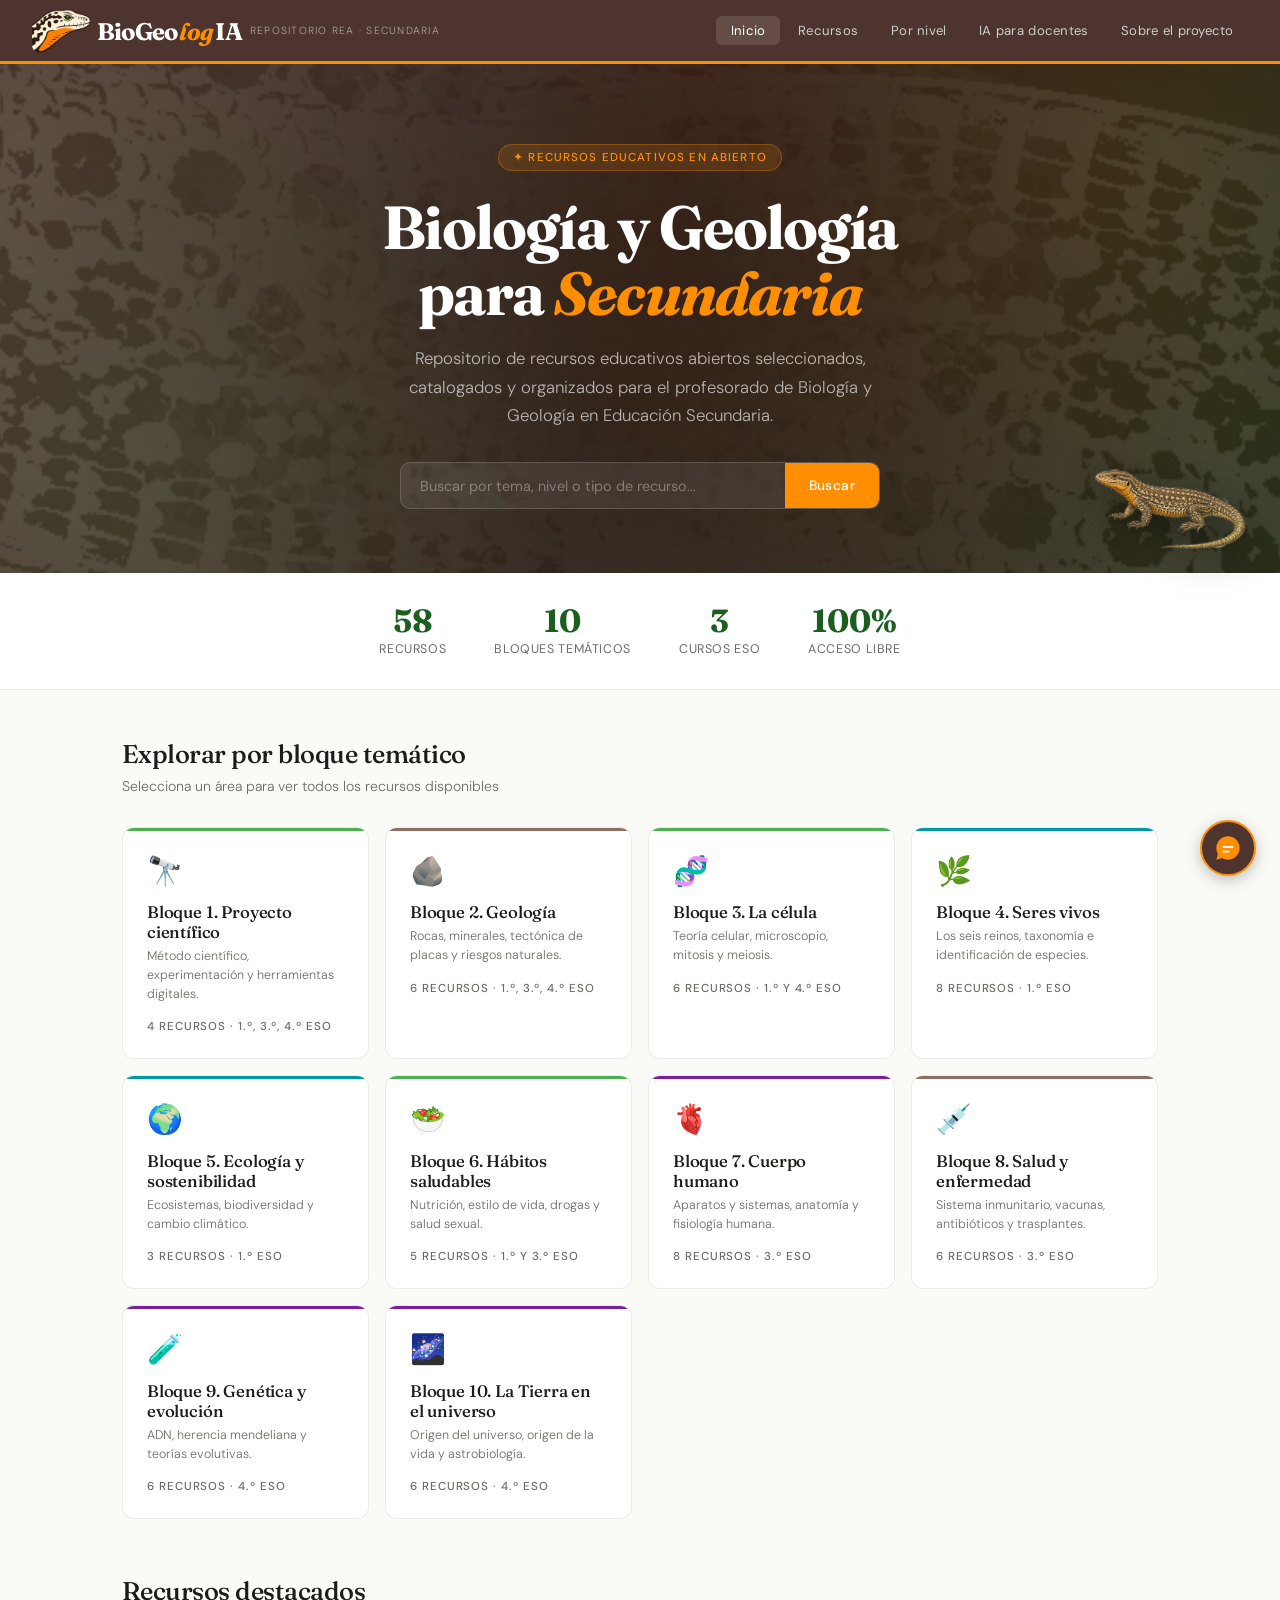
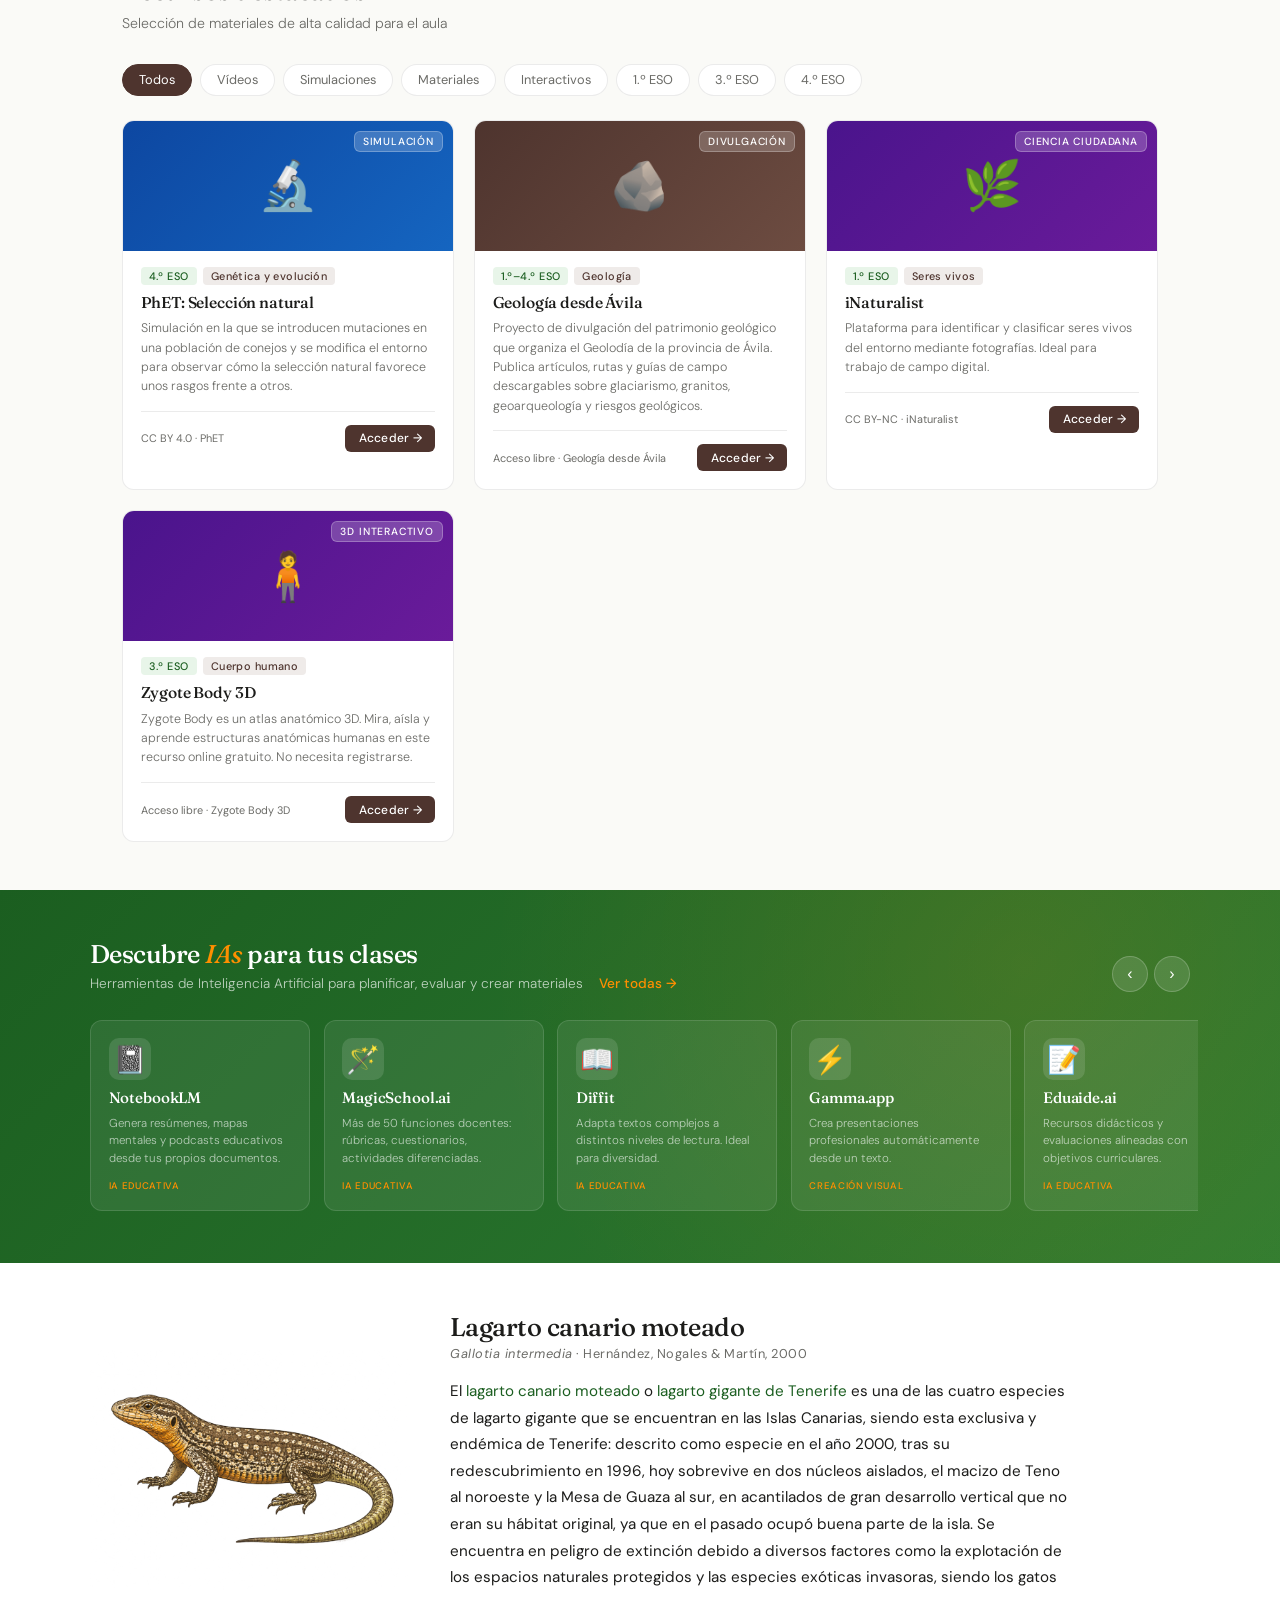
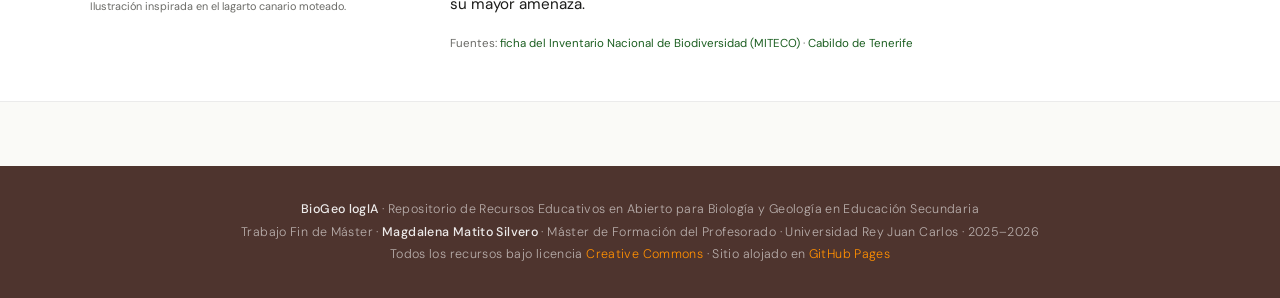
<file: index.html>
<!DOCTYPE html>
<html lang="es">
<head>
<meta charset="UTF-8">
<meta name="viewport" content="width=device-width, initial-scale=1.0">
<title>BioGeo logIA · Repositorio REA</title>
<meta name="description" content="Repositorio de Recursos Educativos en Abierto para la enseñanza de Biología y Geología en Educación Secundaria. Trabajo Fin de Máster, URJC 2025-2026.">
<link rel="icon" type="image/x-icon" href="./favicon.ico">
<link rel="icon" type="image/png" sizes="16x16" href="./assets/icons/favicon-16x16.png">
<link rel="icon" type="image/png" sizes="32x32" href="./assets/icons/favicon-32x32.png">
<link rel="apple-touch-icon" sizes="180x180" href="./assets/icons/apple-touch-icon.png">
<link rel="manifest" href="./site.webmanifest">
<link href="https://fonts.googleapis.com/css2?family=Fraunces:ital,opsz,wght@0,9..144,300;0,9..144,500;0,9..144,700;1,9..144,300&family=DM+Sans:wght@300;400;500&display=swap" rel="stylesheet">
<link rel="stylesheet" href="assets/css/styles.css">
</head>
<body>

<!-- ══ CABECERA ══ -->
<header>
  <a href="index.html" class="logo">
    <img class="logo-img" src="assets/logo-mark.png" alt="">
    <span class="logo-wm">BioGeo<span>log</span>IA</span>
    <span class="logo-sub">Repositorio REA · Secundaria</span>
  </a>
  <nav>
    <a href="index.html" class="active">Inicio</a>
    <a href="recursos.html">Recursos</a>
    <a href="niveles.html">Por nivel</a>
    <a href="ia.html">IA para docentes</a>
    <a href="sobre.html">Sobre el proyecto</a>
  </nav>
  <button class="hamburger" onclick="toggleMenu(this)" aria-label="Abrir menú">
    <span></span>
    <span></span>
    <span></span>
  </button>
</header>

<div class="nav-mobile" id="nav-mobile">
  <a href="index.html" class="active">Inicio</a>
  <a href="recursos.html">Recursos</a>
  <a href="niveles.html">Por nivel</a>
  <a href="ia.html">IA para docentes</a>
  <a href="sobre.html">Sobre el proyecto</a>
</div>

<!-- ══ HERO ══ -->
<section class="hero">
  <div class="hero-content">
    <div class="hero-badge">✦ Recursos Educativos en Abierto</div>
    <h1>Biología y Geología<br>para <em>Secundaria</em></h1>
    <p>Repositorio de recursos educativos abiertos seleccionados, catalogados y organizados para el profesorado de Biología y Geología en Educación Secundaria.</p>
    <div class="hero-search">
      <input type="text" id="buscador" placeholder="Buscar por tema, nivel o tipo de recurso..." aria-label="Buscar recursos">
      <button onclick="buscar()">Buscar</button>
      <div class="search-suggest" id="search-suggest" role="listbox" aria-label="Sugerencias"></div>
    </div>
  </div>
  <a href="#gallotia" class="hero-gallotia" aria-label="Conoce más sobre la especie">
    <span class="hero-gallotia-tip">Conoce más sobre la especie</span>
    <img src="assets/img/gallotia.png" alt="">
  </a>
</section>

<!-- ══ ESTADÍSTICAS ══ -->
<div class="stats">
  <div class="stat">
    <div class="stat-num">58</div>
    <div class="stat-label">Recursos</div>
  </div>
  <div class="stat">
    <div class="stat-num">10</div>
    <div class="stat-label">Bloques temáticos</div>
  </div>
  <div class="stat">
    <div class="stat-num">3</div>
    <div class="stat-label">Cursos ESO</div>
  </div>
  <div class="stat">
    <div class="stat-num">100%</div>
    <div class="stat-label">Acceso libre</div>
  </div>
</div>

<!-- ══ CONTENIDO PRINCIPAL ══ -->
<main>

  <!-- Bloques temáticos -->
  <h2 class="section-title">Explorar por bloque temático</h2>
  <p class="section-sub">Selecciona un área para ver todos los recursos disponibles</p>

  <div class="categories">
    <a href="recursos.html#proyecto-cientifico" class="cat-card bio">
      <span class="cat-icon">🔭</span>
      <h3>Bloque 1. Proyecto científico</h3>
      <p>Método científico, experimentación y herramientas digitales.</p>
      <div class="cat-count">4 recursos · 1.º, 3.º, 4.º ESO</div>
    </a>
    <a href="recursos.html#geologia" class="cat-card geo">
      <span class="cat-icon">🪨</span>
      <h3>Bloque 2. Geología</h3>
      <p>Rocas, minerales, tectónica de placas y riesgos naturales.</p>
      <div class="cat-count">6 recursos · 1.º, 3.º, 4.º ESO</div>
    </a>
    <a href="recursos.html#celula" class="cat-card bio">
      <span class="cat-icon">🧬</span>
      <h3>Bloque 3. La célula</h3>
      <p>Teoría celular, microscopio, mitosis y meiosis.</p>
      <div class="cat-count">6 recursos · 1.º y 4.º ESO</div>
    </a>
    <a href="recursos.html#seres-vivos" class="cat-card eco">
      <span class="cat-icon">🌿</span>
      <h3>Bloque 4. Seres vivos</h3>
      <p>Los seis reinos, taxonomía e identificación de especies.</p>
      <div class="cat-count">8 recursos · 1.º ESO</div>
    </a>
    <a href="recursos.html#ecologia" class="cat-card eco">
      <span class="cat-icon">🌍</span>
      <h3>Bloque 5. Ecología y sostenibilidad</h3>
      <p>Ecosistemas, biodiversidad y cambio climático.</p>
      <div class="cat-count">3 recursos · 1.º ESO</div>
    </a>
    <a href="recursos.html#habitos" class="cat-card bio">
      <span class="cat-icon">🥗</span>
      <h3>Bloque 6. Hábitos saludables</h3>
      <p>Nutrición, estilo de vida, drogas y salud sexual.</p>
      <div class="cat-count">5 recursos · 1.º y 3.º ESO</div>
    </a>
    <a href="recursos.html#cuerpo-humano" class="cat-card evo">
      <span class="cat-icon">🫀</span>
      <h3>Bloque 7. Cuerpo humano</h3>
      <p>Aparatos y sistemas, anatomía y fisiología humana.</p>
      <div class="cat-count">8 recursos · 3.º ESO</div>
    </a>
    <a href="recursos.html#salud-enfermedad" class="cat-card geo">
      <span class="cat-icon">💉</span>
      <h3>Bloque 8. Salud y enfermedad</h3>
      <p>Sistema inmunitario, vacunas, antibióticos y trasplantes.</p>
      <div class="cat-count">6 recursos · 3.º ESO</div>
    </a>
    <a href="recursos.html#genetica-evolucion" class="cat-card evo">
      <span class="cat-icon">🧪</span>
      <h3>Bloque 9. Genética y evolución</h3>
      <p>ADN, herencia mendeliana y teorías evolutivas.</p>
      <div class="cat-count">6 recursos · 4.º ESO</div>
    </a>
    <a href="recursos.html#tierra-universo" class="cat-card evo">
      <span class="cat-icon">🌌</span>
      <h3>Bloque 10. La Tierra en el universo</h3>
      <p>Origen del universo, origen de la vida y astrobiología.</p>
      <div class="cat-count">6 recursos · 4.º ESO</div>
    </a>
  </div>

  <!-- Recursos destacados -->
  <h2 class="section-title">Recursos destacados</h2>
  <p class="section-sub">Selección de materiales de alta calidad para el aula</p>

  <div class="filters">
    <button class="filter-btn active" data-filter="todos">Todos</button>
    <button class="filter-btn" data-filter="video">Vídeos</button>
    <button class="filter-btn" data-filter="sim">Simulaciones</button>
    <button class="filter-btn" data-filter="doc">Materiales</button>
    <button class="filter-btn" data-filter="interactivo">Interactivos</button>
    <button class="filter-btn" data-filter="1eso">1.º ESO</button>
    <button class="filter-btn" data-filter="3eso">3.º ESO</button>
    <button class="filter-btn" data-filter="4eso">4.º ESO</button>
  </div>

  <div class="resources" id="grid-recursos">

    <div class="resource-card" data-tipo="sim" data-nivel="4eso">
      <div class="resource-thumb sim">
        🔬
        <span class="resource-type-badge">Simulación</span>
      </div>
      <div class="resource-body">
        <div class="resource-meta">
          <span class="tag nivel">4.º ESO</span>
          <span class="tag materia">Genética y evolución</span>
        </div>
        <h4>PhET: Selección natural</h4>
        <p>Simulación en la que se introducen mutaciones en una población de conejos y se modifica el entorno para observar cómo la selección natural favorece unos rasgos frente a otros.</p>
        <div class="resource-footer">
          <span class="license">CC BY 4.0 · PhET</span>
          <a href="https://phet.colorado.edu/es/simulations/natural-selection" target="_blank" class="btn-access">Acceder →</a>
        </div>
      </div>
    </div>

    <div class="resource-card" data-tipo="doc" data-nivel="3eso">
      <div class="resource-thumb doc">
        🪨
        <span class="resource-type-badge">Divulgación</span>
      </div>
      <div class="resource-body">
        <div class="resource-meta">
          <span class="tag nivel">1.º–4.º ESO</span>
          <span class="tag materia">Geología</span>
        </div>
        <h4>Geología desde Ávila</h4>
        <p>Proyecto de divulgación del patrimonio geológico que organiza el Geolodía de la provincia de Ávila. Publica artículos, rutas y guías de campo descargables sobre glaciarismo, granitos, geoarqueología y riesgos geológicos.</p>
        <div class="resource-footer">
          <span class="license">Acceso libre · Geología desde Ávila</span>
          <a href="https://geolodiaavila.com" target="_blank" class="btn-access">Acceder →</a>
        </div>
      </div>
    </div>

    <div class="resource-card" data-tipo="interactivo" data-nivel="1eso">
      <div class="resource-thumb interactive">
        🌿
        <span class="resource-type-badge">Ciencia ciudadana</span>
      </div>
      <div class="resource-body">
        <div class="resource-meta">
          <span class="tag nivel">1.º ESO</span>
          <span class="tag materia">Seres vivos</span>
        </div>
        <h4>iNaturalist</h4>
        <p>Plataforma para identificar y clasificar seres vivos del entorno mediante fotografías. Ideal para trabajo de campo digital.</p>
        <div class="resource-footer">
          <span class="license">CC BY-NC · iNaturalist</span>
          <a href="https://www.inaturalist.org" target="_blank" class="btn-access">Acceder →</a>
        </div>
      </div>
    </div>


  
    <div class="resource-card" data-tipo="3d-interactivo" data-nivel="3eso">
      <div class="resource-thumb interactive">
        🧍
        <span class="resource-type-badge">3D Interactivo</span>
      </div>
      <div class="resource-body">
        <div class="resource-meta">
          <span class="tag nivel">3.º ESO</span>
          <span class="tag materia">Cuerpo humano</span>
        </div>
        <h4>Zygote Body 3D</h4>
        <p>Zygote Body es un atlas anatómico 3D. Mira, aísla y aprende estructuras anatómicas humanas en este recurso online gratuito. No necesita registrarse.</p>
        <div class="resource-footer">
          <span class="license">Acceso libre · Zygote Body 3D</span>
          <a href="https://www.zygotebody.com/" target="_blank" class="btn-access">Acceder →</a>
        </div>
      </div>
    </div>
  </div>
</main>

<!-- ══ CARRUSEL DE IA DOCENTE ══ -->
<section class="ia-carousel-section">
  <div class="ia-carousel-inner">

    <div class="ia-carousel-header">
      <div class="ia-carousel-title">
        <h2>Descubre <em>IAs</em> para tus clases</h2>
        <p>Herramientas de Inteligencia Artificial para planificar, evaluar y crear materiales</p>
      </div>
      <a href="ia.html" class="ia-carousel-link">Ver todas →</a>
      <div class="ia-carousel-controls">
        <button class="ia-arrow" onclick="moverCarrusel(-1)" aria-label="Anterior">‹</button>
        <button class="ia-arrow" onclick="moverCarrusel(1)" aria-label="Siguiente">›</button>
      </div>
    </div>

    <div class="ia-carousel-track-wrapper">
      <div class="ia-carousel-track" id="ia-track">

        <a href="ia.html#notebooklm" class="ia-card-mini">
          <div class="ia-card-mini-emoji">📓</div>
          <h4>NotebookLM</h4>
          <p>Genera resúmenes, mapas mentales y podcasts educativos desde tus propios documentos.</p>
          <span class="ia-card-mini-tag">IA Educativa</span>
        </a>

        <a href="ia.html#magicschool" class="ia-card-mini">
          <div class="ia-card-mini-emoji">🪄</div>
          <h4>MagicSchool.ai</h4>
          <p>Más de 50 funciones docentes: rúbricas, cuestionarios, actividades diferenciadas.</p>
          <span class="ia-card-mini-tag">IA Educativa</span>
        </a>

        <a href="ia.html#diffit" class="ia-card-mini">
          <div class="ia-card-mini-emoji">📖</div>
          <h4>Diffit</h4>
          <p>Adapta textos complejos a distintos niveles de lectura. Ideal para diversidad.</p>
          <span class="ia-card-mini-tag">IA Educativa</span>
        </a>

        <a href="ia.html#gamma" class="ia-card-mini">
          <div class="ia-card-mini-emoji">⚡</div>
          <h4>Gamma.app</h4>
          <p>Crea presentaciones profesionales automáticamente desde un texto.</p>
          <span class="ia-card-mini-tag">Creación Visual</span>
        </a>

        <a href="ia.html#eduaide" class="ia-card-mini">
          <div class="ia-card-mini-emoji">📝</div>
          <h4>Eduaide.ai</h4>
          <p>Recursos didácticos y evaluaciones alineadas con objetivos curriculares.</p>
          <span class="ia-card-mini-tag">IA Educativa</span>
        </a>

        <a href="ia.html#canva" class="ia-card-mini">
          <div class="ia-card-mini-emoji">🎨</div>
          <h4>Canva Magic Studio</h4>
          <p>Crea infografías y carteles científicos con IA. Diseños rápidos y profesionales.</p>
          <span class="ia-card-mini-tag">Creación Visual</span>
        </a>

        <a href="ia.html#claude" class="ia-card-mini">
          <div class="ia-card-mini-emoji">🧠</div>
          <h4>Claude</h4>
          <p>IA con tono ético, ideal para análisis de textos y feedback narrativo.</p>
          <span class="ia-card-mini-tag">General</span>
        </a>

        <a href="ia.html#perplexity" class="ia-card-mini">
          <div class="ia-card-mini-emoji">🔍</div>
          <h4>Perplexity AI</h4>
          <p>Búsquedas con IA y fuentes citadas. Perfecto para verificación científica.</p>
          <span class="ia-card-mini-tag">General</span>
        </a>

        <a href="ia.html#teachermatic" class="ia-card-mini">
          <div class="ia-card-mini-emoji">🏫</div>
          <h4>Teachermatic</h4>
          <p>Plataforma europea para fichas, rúbricas y feedback automatizado.</p>
          <span class="ia-card-mini-tag">IA Educativa</span>
        </a>

        <a href="ia.html#tome" class="ia-card-mini">
          <div class="ia-card-mini-emoji">📖</div>
          <h4>Tome.app</h4>
          <p>Storytelling visual. Genera presentaciones narrativas con texto e imagen.</p>
          <span class="ia-card-mini-tag">Creación Visual</span>
        </a>

      </div>
    </div>
  </div>
</section>
<section class="gallotia" id="gallotia">
  <div class="gallotia-inner">
    <figure class="gallotia-fig">
      <img src="assets/img/gallotia.png" alt="Ilustración de un lagarto moteado, gallotia del repositorio">
      <figcaption>Ilustración inspirada en el lagarto canario moteado.</figcaption>
    </figure>
    <div>
      <h2>Lagarto canario moteado</h2>
      <div class="gallotia-sub"><i>Gallotia intermedia</i> · Hernández, Nogales &amp; Martín, 2000</div>
      <p class="texto">El <span style="color: var(--bio);">lagarto canario moteado</span> o <span style="color: var(--bio);">lagarto gigante de Tenerife</span> es una de las cuatro especies de lagarto gigante que se encuentran en las Islas Canarias, siendo esta exclusiva y endémica de Tenerife: descrito como especie en el año 2000, tras su redescubrimiento en 1996, hoy sobrevive en dos núcleos aislados, el macizo de Teno al noroeste y la Mesa de Guaza al sur, en acantilados de gran desarrollo vertical que no eran su hábitat original, ya que en el pasado ocupó buena parte de la isla. Se encuentra en peligro de extinción debido a diversos factores como la explotación de los espacios naturales protegidos y las especies exóticas invasoras, siendo los gatos su mayor amenaza.</p>
      <p class="gallotia-fuentes">Fuentes: <a href="https://www.miteco.gob.es/content/dam/miteco/es/biodiversidad/temas/inventarios-nacionales/reptil_26_tcm30-98931.pdf" target="_blank" rel="noopener">ficha del Inventario Nacional de Biodiversidad (MITECO)</a> · <a href="https://www.tenerife.es/lagarto-gigante-de-tenerife" target="_blank" rel="noopener">Cabildo de Tenerife</a></p>
    </div>
  </div>
</section>
<!-- ══ PIE DE PÁGINA ══ -->
<footer>
  <p><strong>BioGeo logIA</strong> · Repositorio de Recursos Educativos en Abierto para Biología y Geología en Educación Secundaria</p>
  <p>Trabajo Fin de Máster · <strong>Magdalena Matito Silvero</strong> · Máster de Formación del Profesorado · Universidad Rey Juan Carlos · 2025–2026</p>
  <p>Todos los recursos bajo licencia <a href="https://creativecommons.org/licenses/by/4.0/" target="_blank">Creative Commons</a> · Sitio alojado en <a href="https://pages.github.com" target="_blank">GitHub Pages</a></p>
</footer>

<script src="assets/js/main.js"></script>
<script src="assets/js/chatbot.js"></script>
<script src="assets/js/search-index.js"></script>
<script src="assets/js/buscador.js"></script>
</body>
</html>
</file>
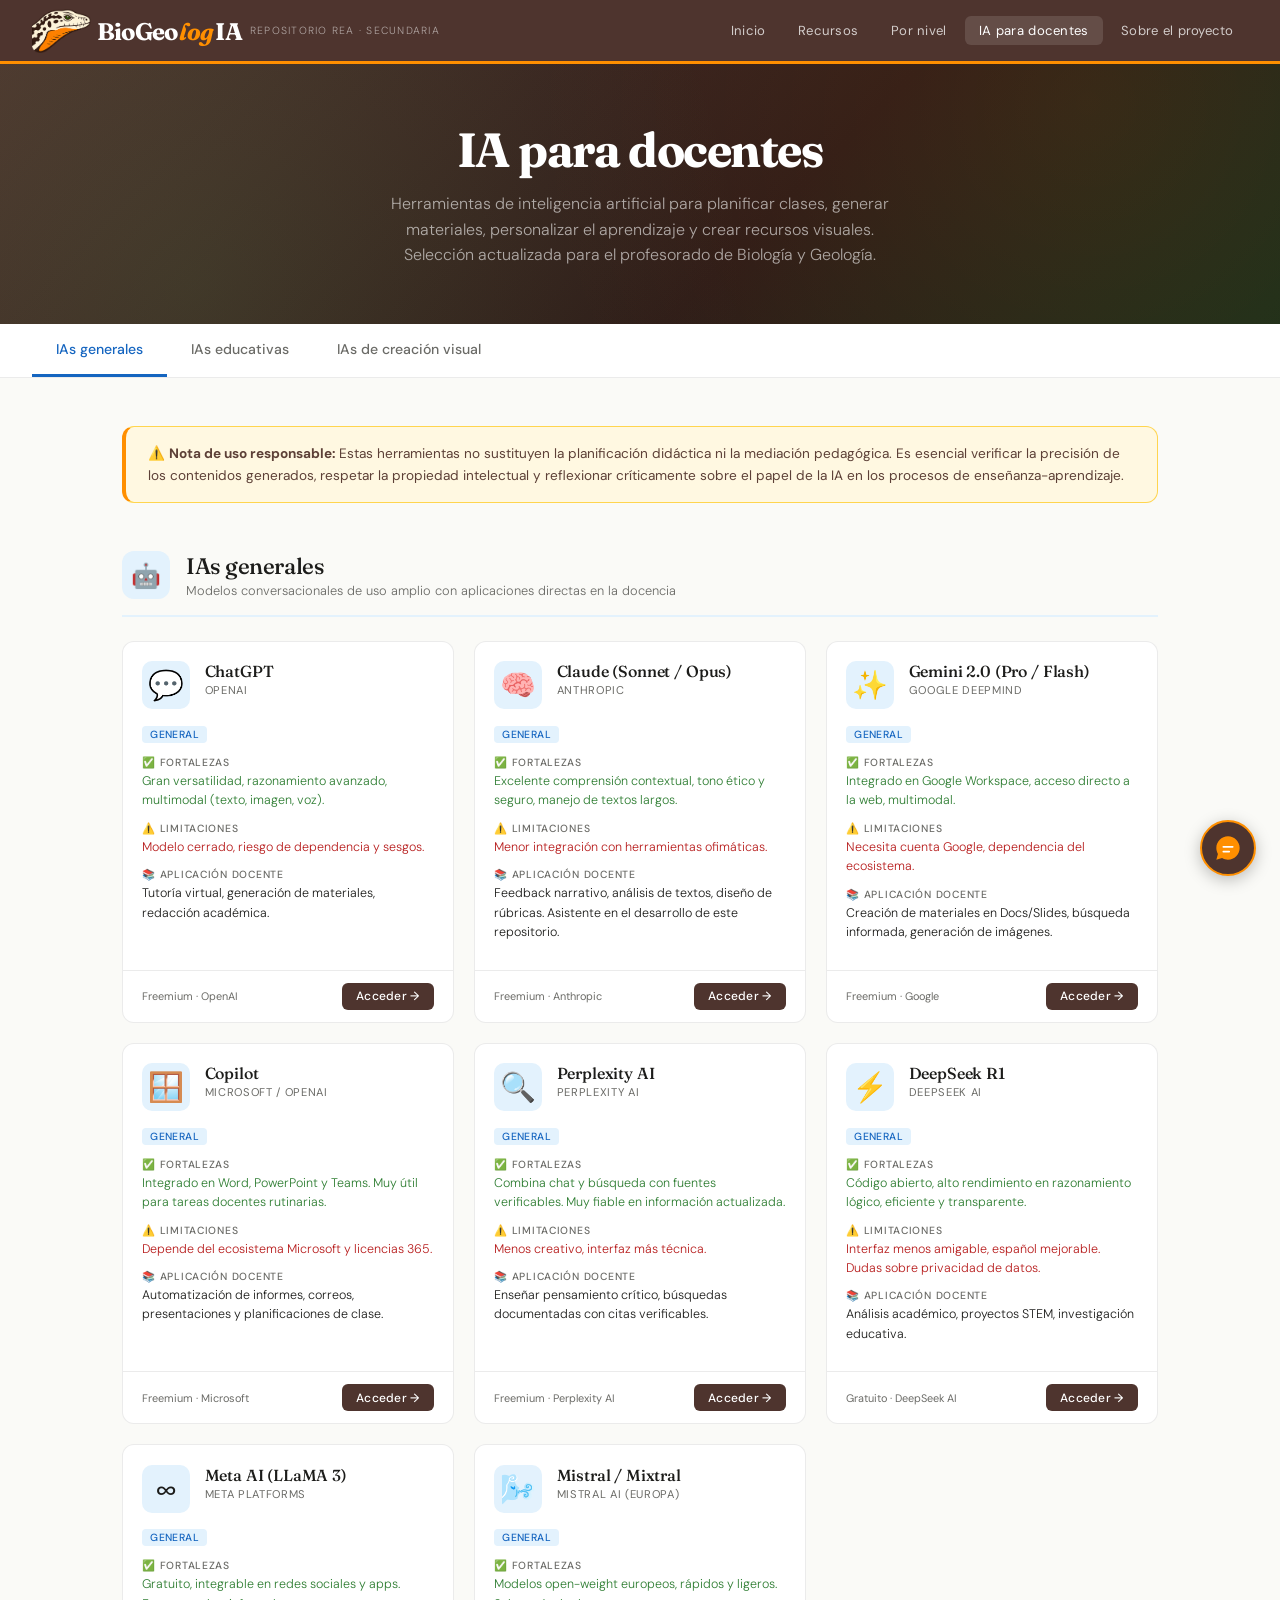
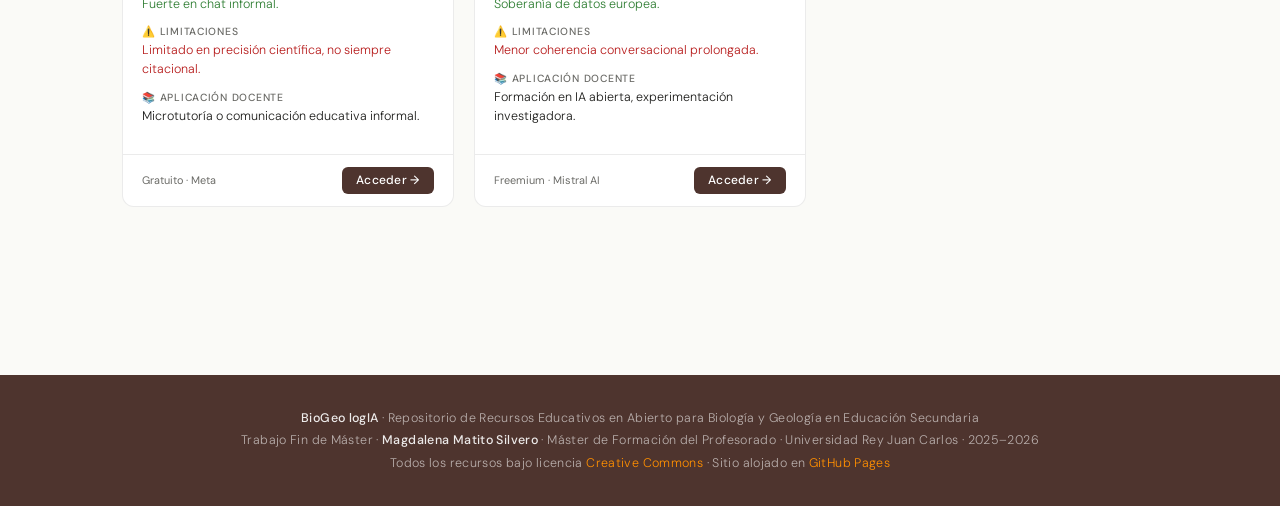
<file: ia.html>
<!DOCTYPE html>
<html lang="es">
<head>
<meta charset="UTF-8">
<meta name="viewport" content="width=device-width, initial-scale=1.0">
<title>IA para docentes · BioGeo logIA</title>
<meta name="description" content="Herramientas de Inteligencia Artificial para la docencia: IAs generales, educativas y de creación visual. Guía para el profesorado de Biología y Geología.">
<link href="https://fonts.googleapis.com/css2?family=Fraunces:ital,opsz,wght@0,9..144,300;0,9..144,500;0,9..144,700;1,9..144,300&family=DM+Sans:wght@300;400;500&display=swap" rel="stylesheet">
<link rel="stylesheet" href="assets/css/styles.css">
</head>
<body>

<header>
  <a href="index.html" class="logo">
    <img class="logo-img" src="assets/logo-mark.png" alt="">
    <span class="logo-wm">BioGeo<span>log</span>IA</span>
    <span class="logo-sub">Repositorio REA · Secundaria</span>
  </a>
  <nav>
    <a href="index.html">Inicio</a>
    <a href="recursos.html">Recursos</a>
    <a href="niveles.html">Por nivel</a>
    <a href="ia.html" class="active">IA para docentes</a>
    <a href="sobre.html">Sobre el proyecto</a>
  </nav>
  <button class="hamburger" onclick="toggleMenu(this)" aria-label="Abrir menú">
    <span></span><span></span><span></span>
  </button>
</header>

<div class="nav-mobile" id="nav-mobile">
  <a href="index.html">Inicio</a>
  <a href="recursos.html">Recursos</a>
  <a href="niveles.html">Por nivel</a>
  <a href="ia.html" class="active">IA para docentes</a>
  <a href="sobre.html">Sobre el proyecto</a>
</div>

<div class="page-header">
  <div class="page-header-content">
    <h1>IA para docentes</h1>
    <p>Herramientas de inteligencia artificial para planificar clases, generar materiales, personalizar el aprendizaje y crear recursos visuales. Selección actualizada para el profesorado de Biología y Geología.</p>
  </div>
</div>

<!-- ══ TABS ══ -->
<div class="ia-tabs">
  <button class="ia-tab general active" onclick="mostrarIA('general', this)">IAs generales</button>
  <button class="ia-tab educativa" onclick="mostrarIA('educativa', this)">IAs educativas</button>
  <button class="ia-tab visual" onclick="mostrarIA('visual', this)">IAs de creación visual</button>
</div>

<main>

  <div class="aviso">
    ⚠️ <strong>Nota de uso responsable:</strong> Estas herramientas no sustituyen la planificación didáctica ni la mediación pedagógica. Es esencial verificar la precisión de los contenidos generados, respetar la propiedad intelectual y reflexionar críticamente sobre el papel de la IA en los procesos de enseñanza-aprendizaje.
  </div>

  <!-- ══ IAs GENERALES ══ -->
  <section class="ia-section" id="generales">
    <div class="ia-section-header general">
      <div class="ia-section-icon general">🤖</div>
      <div class="ia-section-info">
        <h2>IAs generales</h2>
        <p>Modelos conversacionales de uso amplio con aplicaciones directas en la docencia</p>
      </div>
    </div>
    <div class="ia-grid">

      <div class="ia-card" id="chatgpt">
        <div class="ia-card-header">
          <div class="ia-emoji general">💬</div>
          <div class="ia-card-title">
            <h3>ChatGPT</h3>
            <div class="ia-developer">OpenAI</div>
          </div>
        </div>
        <div class="ia-card-body">
          <span class="ia-tag general">General</span>
          <div class="ia-row">
            <div class="ia-row-label">✅ Fortalezas</div>
            <p class="fortaleza">Gran versatilidad, razonamiento avanzado, multimodal (texto, imagen, voz).</p>
          </div>
          <div class="ia-row">
            <div class="ia-row-label">⚠️ Limitaciones</div>
            <p class="limitacion">Modelo cerrado, riesgo de dependencia y sesgos.</p>
          </div>
          <div class="ia-row">
            <div class="ia-row-label">📚 Aplicación docente</div>
            <p>Tutoría virtual, generación de materiales, redacción académica.</p>
          </div>
        </div>
        <div class="ia-card-footer">
          <span class="ia-acceso">Freemium · OpenAI</span>
          <a href="https://chat.openai.com" target="_blank" class="btn-ia">Acceder →</a>
        </div>
      </div>

      <div class="ia-card" id="claude">
        <div class="ia-card-header">
          <div class="ia-emoji general">🧠</div>
          <div class="ia-card-title">
            <h3>Claude (Sonnet / Opus)</h3>
            <div class="ia-developer">Anthropic</div>
          </div>
        </div>
        <div class="ia-card-body">
          <span class="ia-tag general">General</span>
          <div class="ia-row">
            <div class="ia-row-label">✅ Fortalezas</div>
            <p class="fortaleza">Excelente comprensión contextual, tono ético y seguro, manejo de textos largos.</p>
          </div>
          <div class="ia-row">
            <div class="ia-row-label">⚠️ Limitaciones</div>
            <p class="limitacion">Menor integración con herramientas ofimáticas.</p>
          </div>
          <div class="ia-row">
            <div class="ia-row-label">📚 Aplicación docente</div>
            <p>Feedback narrativo, análisis de textos, diseño de rúbricas. Asistente en el desarrollo de este repositorio.</p>
          </div>
        </div>
        <div class="ia-card-footer">
          <span class="ia-acceso">Freemium · Anthropic</span>
          <a href="https://claude.ai" target="_blank" class="btn-ia">Acceder →</a>
        </div>
      </div>

      <div class="ia-card" id="gemini">
        <div class="ia-card-header">
          <div class="ia-emoji general">✨</div>
          <div class="ia-card-title">
            <h3>Gemini 2.0 (Pro / Flash)</h3>
            <div class="ia-developer">Google DeepMind</div>
          </div>
        </div>
        <div class="ia-card-body">
          <span class="ia-tag general">General</span>
          <div class="ia-row">
            <div class="ia-row-label">✅ Fortalezas</div>
            <p class="fortaleza">Integrado en Google Workspace, acceso directo a la web, multimodal.</p>
          </div>
          <div class="ia-row">
            <div class="ia-row-label">⚠️ Limitaciones</div>
            <p class="limitacion">Necesita cuenta Google, dependencia del ecosistema.</p>
          </div>
          <div class="ia-row">
            <div class="ia-row-label">📚 Aplicación docente</div>
            <p>Creación de materiales en Docs/Slides, búsqueda informada, generación de imágenes.</p>
          </div>
        </div>
        <div class="ia-card-footer">
          <span class="ia-acceso">Freemium · Google</span>
          <a href="https://gemini.google.com" target="_blank" class="btn-ia">Acceder →</a>
        </div>
      </div>

      <div class="ia-card" id="copilot">
        <div class="ia-card-header">
          <div class="ia-emoji general">🪟</div>
          <div class="ia-card-title">
            <h3>Copilot</h3>
            <div class="ia-developer">Microsoft / OpenAI</div>
          </div>
        </div>
        <div class="ia-card-body">
          <span class="ia-tag general">General</span>
          <div class="ia-row">
            <div class="ia-row-label">✅ Fortalezas</div>
            <p class="fortaleza">Integrado en Word, PowerPoint y Teams. Muy útil para tareas docentes rutinarias.</p>
          </div>
          <div class="ia-row">
            <div class="ia-row-label">⚠️ Limitaciones</div>
            <p class="limitacion">Depende del ecosistema Microsoft y licencias 365.</p>
          </div>
          <div class="ia-row">
            <div class="ia-row-label">📚 Aplicación docente</div>
            <p>Automatización de informes, correos, presentaciones y planificaciones de clase.</p>
          </div>
        </div>
        <div class="ia-card-footer">
          <span class="ia-acceso">Freemium · Microsoft</span>
          <a href="https://copilot.microsoft.com" target="_blank" class="btn-ia">Acceder →</a>
        </div>
      </div>

      <div class="ia-card" id="perplexity">
        <div class="ia-card-header">
          <div class="ia-emoji general">🔍</div>
          <div class="ia-card-title">
            <h3>Perplexity AI</h3>
            <div class="ia-developer">Perplexity AI</div>
          </div>
        </div>
        <div class="ia-card-body">
          <span class="ia-tag general">General</span>
          <div class="ia-row">
            <div class="ia-row-label">✅ Fortalezas</div>
            <p class="fortaleza">Combina chat y búsqueda con fuentes verificables. Muy fiable en información actualizada.</p>
          </div>
          <div class="ia-row">
            <div class="ia-row-label">⚠️ Limitaciones</div>
            <p class="limitacion">Menos creativo, interfaz más técnica.</p>
          </div>
          <div class="ia-row">
            <div class="ia-row-label">📚 Aplicación docente</div>
            <p>Enseñar pensamiento crítico, búsquedas documentadas con citas verificables.</p>
          </div>
        </div>
        <div class="ia-card-footer">
          <span class="ia-acceso">Freemium · Perplexity AI</span>
          <a href="https://www.perplexity.ai" target="_blank" class="btn-ia">Acceder →</a>
        </div>
      </div>

      <div class="ia-card" id="deepseek">
        <div class="ia-card-header">
          <div class="ia-emoji general">⚡</div>
          <div class="ia-card-title">
            <h3>DeepSeek R1</h3>
            <div class="ia-developer">DeepSeek AI</div>
          </div>
        </div>
        <div class="ia-card-body">
          <span class="ia-tag general">General</span>
          <div class="ia-row">
            <div class="ia-row-label">✅ Fortalezas</div>
            <p class="fortaleza">Código abierto, alto rendimiento en razonamiento lógico, eficiente y transparente.</p>
          </div>
          <div class="ia-row">
            <div class="ia-row-label">⚠️ Limitaciones</div>
            <p class="limitacion">Interfaz menos amigable, español mejorable. Dudas sobre privacidad de datos.</p>
          </div>
          <div class="ia-row">
            <div class="ia-row-label">📚 Aplicación docente</div>
            <p>Análisis académico, proyectos STEM, investigación educativa.</p>
          </div>
        </div>
        <div class="ia-card-footer">
          <span class="ia-acceso">Gratuito · DeepSeek AI</span>
          <a href="https://www.deepseek.com" target="_blank" class="btn-ia">Acceder →</a>
        </div>
      </div>

      <div class="ia-card" id="metaai">
        <div class="ia-card-header">
          <div class="ia-emoji general">∞</div>
          <div class="ia-card-title">
            <h3>Meta AI (LLaMA 3)</h3>
            <div class="ia-developer">Meta Platforms</div>
          </div>
        </div>
        <div class="ia-card-body">
          <span class="ia-tag general">General</span>
          <div class="ia-row">
            <div class="ia-row-label">✅ Fortalezas</div>
            <p class="fortaleza">Gratuito, integrable en redes sociales y apps. Fuerte en chat informal.</p>
          </div>
          <div class="ia-row">
            <div class="ia-row-label">⚠️ Limitaciones</div>
            <p class="limitacion">Limitado en precisión científica, no siempre citacional.</p>
          </div>
          <div class="ia-row">
            <div class="ia-row-label">📚 Aplicación docente</div>
            <p>Microtutoría o comunicación educativa informal.</p>
          </div>
        </div>
        <div class="ia-card-footer">
          <span class="ia-acceso">Gratuito · Meta</span>
          <a href="https://www.meta.ai" target="_blank" class="btn-ia">Acceder →</a>
        </div>
      </div>

      <div class="ia-card" id="mistral">
        <div class="ia-card-header">
          <div class="ia-emoji general">🌬️</div>
          <div class="ia-card-title">
            <h3>Mistral / Mixtral</h3>
            <div class="ia-developer">Mistral AI (Europa)</div>
          </div>
        </div>
        <div class="ia-card-body">
          <span class="ia-tag general">General</span>
          <div class="ia-row">
            <div class="ia-row-label">✅ Fortalezas</div>
            <p class="fortaleza">Modelos open-weight europeos, rápidos y ligeros. Soberanía de datos europea.</p>
          </div>
          <div class="ia-row">
            <div class="ia-row-label">⚠️ Limitaciones</div>
            <p class="limitacion">Menor coherencia conversacional prolongada.</p>
          </div>
          <div class="ia-row">
            <div class="ia-row-label">📚 Aplicación docente</div>
            <p>Formación en IA abierta, experimentación investigadora.</p>
          </div>
        </div>
        <div class="ia-card-footer">
          <span class="ia-acceso">Freemium · Mistral AI</span>
          <a href="https://mistral.ai" target="_blank" class="btn-ia">Acceder →</a>
        </div>
      </div>

    </div>
  </section>

  <!-- ══ IAs EDUCATIVAS ══ -->
  <section class="ia-section" id="educativas">
    <div class="ia-section-header educativa">
      <div class="ia-section-icon educativa">🎓</div>
      <div class="ia-section-info">
        <h2>IAs educativas</h2>
        <p>Plataformas especializadas para la planificación docente, generación de materiales y atención a la diversidad</p>
      </div>
    </div>
    <div class="ia-grid">

      <div class="ia-card" id="notebooklm">
        <div class="ia-card-header">
          <div class="ia-emoji educativa">📓</div>
          <div class="ia-card-title">
            <h3>NotebookLM</h3>
            <div class="ia-developer">Google</div>
          </div>
        </div>
        <div class="ia-card-body">
          <span class="ia-tag educativa">Educativa</span>
          <div class="ia-row">
            <div class="ia-row-label">✅ Fortalezas</div>
            <p class="fortaleza">Basado en Gemini 2.0. Genera resúmenes, mapas mentales, podcasts de audio, vídeos explicativos y fichas desde tus propios documentos. Disponible para menores de 18 en Google Workspace for Education.</p>
          </div>
          <div class="ia-row">
            <div class="ia-row-label">⚠️ Limitaciones</div>
            <p class="limitacion">Solo trabaja con los documentos que tú subes. Requiere cuenta Google.</p>
          </div>
          <div class="ia-row">
            <div class="ia-row-label">📚 Aplicación docente</div>
            <p>Convertir apuntes y PDFs en guías de estudio, podcasts educativos, mapas conceptuales y tablas de datos exportables a Google Sheets.</p>
          </div>
        </div>
        <div class="ia-card-footer">
          <span class="ia-acceso">Gratuito · Google</span>
          <a href="https://notebooklm.google.com" target="_blank" class="btn-ia">Acceder →</a>
        </div>
      </div>

      <div class="ia-card" id="magicschool">
        <div class="ia-card-header">
          <div class="ia-emoji educativa">🪄</div>
          <div class="ia-card-title">
            <h3>MagicSchool.ai</h3>
            <div class="ia-developer">MagicSchool AI</div>
          </div>
        </div>
        <div class="ia-card-body">
          <span class="ia-tag educativa">Educativa</span>
          <div class="ia-row">
            <div class="ia-row-label">✅ Fortalezas</div>
            <p class="fortaleza">Más de 50 funciones docentes. Genera rúbricas, cuestionarios, informes, actividades diferenciadas y comentarios personalizados.</p>
          </div>
          <div class="ia-row">
            <div class="ia-row-label">⚠️ Limitaciones</div>
            <p class="limitacion">Funciones avanzadas requieren suscripción de pago.</p>
          </div>
          <div class="ia-row">
            <div class="ia-row-label">📚 Aplicación docente</div>
            <p>Muy útil para la planificación y evaluación docente. Versión gratuita con funciones básicas.</p>
          </div>
        </div>
        <div class="ia-card-footer">
          <span class="ia-acceso">Freemium · MagicSchool</span>
          <a href="https://www.magicschool.ai" target="_blank" class="btn-ia">Acceder →</a>
        </div>
      </div>

      <div class="ia-card" id="diffit">
        <div class="ia-card-header">
          <div class="ia-emoji educativa">📖</div>
          <div class="ia-card-title">
            <h3>Diffit</h3>
            <div class="ia-developer">Diffit</div>
          </div>
        </div>
        <div class="ia-card-body">
          <span class="ia-tag educativa">Educativa</span>
          <div class="ia-row">
            <div class="ia-row-label">✅ Fortalezas</div>
            <p class="fortaleza">Convierte textos complejos en materiales adaptados a distintos niveles de lectura y comprensión.</p>
          </div>
          <div class="ia-row">
            <div class="ia-row-label">⚠️ Limitaciones</div>
            <p class="limitacion">Principalmente en inglés, adaptación al español limitada.</p>
          </div>
          <div class="ia-row">
            <div class="ia-row-label">📚 Aplicación docente</div>
            <p>Favorece la inclusión y atención a la diversidad. Especialmente útil en aulas heterogéneas.</p>
          </div>
        </div>
        <div class="ia-card-footer">
          <span class="ia-acceso">Freemium · Diffit</span>
          <a href="https://diffit.me" target="_blank" class="btn-ia">Acceder →</a>
        </div>
      </div>

      <div class="ia-card" id="eduaide">
        <div class="ia-card-header">
          <div class="ia-emoji educativa">📝</div>
          <div class="ia-card-title">
            <h3>Eduaide.ai</h3>
            <div class="ia-developer">Eduaide</div>
          </div>
        </div>
        <div class="ia-card-body">
          <span class="ia-tag educativa">Educativa</span>
          <div class="ia-row">
            <div class="ia-row-label">✅ Fortalezas</div>
            <p class="fortaleza">Genera recursos didácticos, actividades y evaluaciones alineadas con objetivos curriculares. Incluye biblioteca pedagógica.</p>
          </div>
          <div class="ia-row">
            <div class="ia-row-label">⚠️ Limitaciones</div>
            <p class="limitacion">Versión gratuita limitada en número de generaciones.</p>
          </div>
          <div class="ia-row">
            <div class="ia-row-label">📚 Aplicación docente</div>
            <p>Ideal para planificación de clases y evaluación formativa.</p>
          </div>
        </div>
        <div class="ia-card-footer">
          <span class="ia-acceso">Freemium · Eduaide</span>
          <a href="https://www.eduaide.ai" target="_blank" class="btn-ia">Acceder →</a>
        </div>
      </div>

      <div class="ia-card" id="teachermatic">
        <div class="ia-card-header">
          <div class="ia-emoji educativa">🏫</div>
          <div class="ia-card-title">
            <h3>Teachermatic</h3>
            <div class="ia-developer">Teachermatic (Europa)</div>
          </div>
        </div>
        <div class="ia-card-body">
          <span class="ia-tag educativa">Educativa</span>
          <div class="ia-row">
            <div class="ia-row-label">✅ Fortalezas</div>
            <p class="fortaleza">Plataforma europea para crear fichas, rúbricas y feedback automatizado. Adaptada al marco educativo europeo.</p>
          </div>
          <div class="ia-row">
            <div class="ia-row-label">⚠️ Limitaciones</div>
            <p class="limitacion">Versión gratuita básica, funciones avanzadas de pago.</p>
          </div>
          <div class="ia-row">
            <div class="ia-row-label">📚 Aplicación docente</div>
            <p>Relevante para formación del profesorado y gestión de aula.</p>
          </div>
        </div>
        <div class="ia-card-footer">
          <span class="ia-acceso">Freemium · Teachermatic</span>
          <a href="https://teachermatic.com" target="_blank" class="btn-ia">Acceder →</a>
        </div>
      </div>

    </div>
  </section>

  <!-- ══ IAs CREACIÓN VISUAL ══ -->
  <section class="ia-section" id="visual">
    <div class="ia-section-header visual">
      <div class="ia-section-icon visual">🎨</div>
      <div class="ia-section-info">
        <h2>IAs de creación visual</h2>
        <p>Herramientas para generar presentaciones, infografías, vídeos y recursos visuales con IA</p>
      </div>
    </div>
    <div class="ia-grid">

      <div class="ia-card" id="gamma">
        <div class="ia-card-header">
          <div class="ia-emoji visual">⚡</div>
          <div class="ia-card-title">
            <h3>Gamma.app</h3>
            <div class="ia-developer">Gamma</div>
          </div>
        </div>
        <div class="ia-card-body">
          <span class="ia-tag visual">Creación visual</span>
          <div class="ia-row">
            <div class="ia-row-label">✅ Fortalezas</div>
            <p class="fortaleza">Crea presentaciones, documentos o páginas web automáticamente a partir de un texto o tema.</p>
          </div>
          <div class="ia-row">
            <div class="ia-row-label">⚠️ Limitaciones</div>
            <p class="limitacion">Diseños poco personalizables en versión gratuita. Créditos limitados.</p>
          </div>
          <div class="ia-row">
            <div class="ia-row-label">📚 Aplicación docente</div>
            <p>Elaborar presentaciones o materiales didácticos con rapidez.</p>
          </div>
        </div>
        <div class="ia-card-footer">
          <span class="ia-acceso">Freemium · Gamma</span>
          <a href="https://gamma.app" target="_blank" class="btn-ia">Acceder →</a>
        </div>
      </div>

      <div class="ia-card" id="canva">
        <div class="ia-card-header">
          <div class="ia-emoji visual">🎨</div>
          <div class="ia-card-title">
            <h3>Canva Magic Studio</h3>
            <div class="ia-developer">Canva</div>
          </div>
        </div>
        <div class="ia-card-body">
          <span class="ia-tag visual">Creación visual</span>
          <div class="ia-row">
            <div class="ia-row-label">✅ Fortalezas</div>
            <p class="fortaleza">IA generativa integrada en Canva. Crea diseños, infografías y recursos educativos a partir de descripciones breves.</p>
          </div>
          <div class="ia-row">
            <div class="ia-row-label">⚠️ Limitaciones</div>
            <p class="limitacion">Las funciones de IA avanzadas requieren Canva Pro.</p>
          </div>
          <div class="ia-row">
            <div class="ia-row-label">📚 Aplicación docente</div>
            <p>Carteles, resúmenes, esquemas de conceptos geológicos, infografías y presentaciones.</p>
          </div>
        </div>
        <div class="ia-card-footer">
          <span class="ia-acceso">Freemium · Canva</span>
          <a href="https://www.canva.com" target="_blank" class="btn-ia">Acceder →</a>
        </div>
      </div>

      <div class="ia-card" id="tome">
        <div class="ia-card-header">
          <div class="ia-emoji visual">📖</div>
          <div class="ia-card-title">
            <h3>Tome.app</h3>
            <div class="ia-developer">Tome</div>
          </div>
        </div>
        <div class="ia-card-body">
          <span class="ia-tag visual">Creación visual</span>
          <div class="ia-row">
            <div class="ia-row-label">✅ Fortalezas</div>
            <p class="fortaleza">Herramienta de storytelling visual. Genera presentaciones narrativas con texto, imagen y estructura fluida.</p>
          </div>
          <div class="ia-row">
            <div class="ia-row-label">⚠️ Limitaciones</div>
            <p class="limitacion">Créditos limitados en versión gratuita. Menos flexible que Canva.</p>
          </div>
          <div class="ia-row">
            <div class="ia-row-label">📚 Aplicación docente</div>
            <p>Explicar procesos o secuencias científicas como modelos geológicos o experimentos.</p>
          </div>
        </div>
        <div class="ia-card-footer">
          <span class="ia-acceso">Freemium · Tome</span>
          <a href="https://tome.app" target="_blank" class="btn-ia">Acceder →</a>
        </div>
      </div>

      <div class="ia-card" id="synthesia">
        <div class="ia-card-header">
          <div class="ia-emoji visual">🎬</div>
          <div class="ia-card-title">
            <h3>Synthesia / D-ID</h3>
            <div class="ia-developer">Synthesia / D-ID</div>
          </div>
        </div>
        <div class="ia-card-body">
          <span class="ia-tag visual">Creación visual</span>
          <div class="ia-row">
            <div class="ia-row-label">✅ Fortalezas</div>
            <p class="fortaleza">Generan vídeos con narración por voz o avatar digital a partir de texto. Sin cámara ni estudio.</p>
          </div>
          <div class="ia-row">
            <div class="ia-row-label">⚠️ Limitaciones</div>
            <p class="limitacion">Coste elevado para uso intensivo. Vídeos cortos en versión gratuita.</p>
          </div>
          <div class="ia-row">
            <div class="ia-row-label">📚 Aplicación docente</div>
            <p>Crear vídeos explicativos o microlecciones para fomentar el aprendizaje autónomo.</p>
          </div>
        </div>
        <div class="ia-card-footer">
          <span class="ia-acceso">Freemium · Synthesia / D-ID</span>
          <a href="https://www.synthesia.io" target="_blank" class="btn-ia">Acceder →</a>
        </div>
      </div>

    </div>
  </section>

</main>

<footer>
  <p><strong>BioGeo logIA</strong> · Repositorio de Recursos Educativos en Abierto para Biología y Geología en Educación Secundaria</p>
  <p>Trabajo Fin de Máster · <strong>Magdalena Matito Silvero</strong> · Máster de Formación del Profesorado · Universidad Rey Juan Carlos · 2025–2026</p>
  <p>Todos los recursos bajo licencia <a href="https://creativecommons.org/licenses/by/4.0/" target="_blank">Creative Commons</a> · Sitio alojado en <a href="https://pages.github.com" target="_blank">GitHub Pages</a></p>
</footer>

<script src="assets/js/main.js"></script>
<script src="assets/js/chatbot.js"></script>

</body>
</html>
</file>
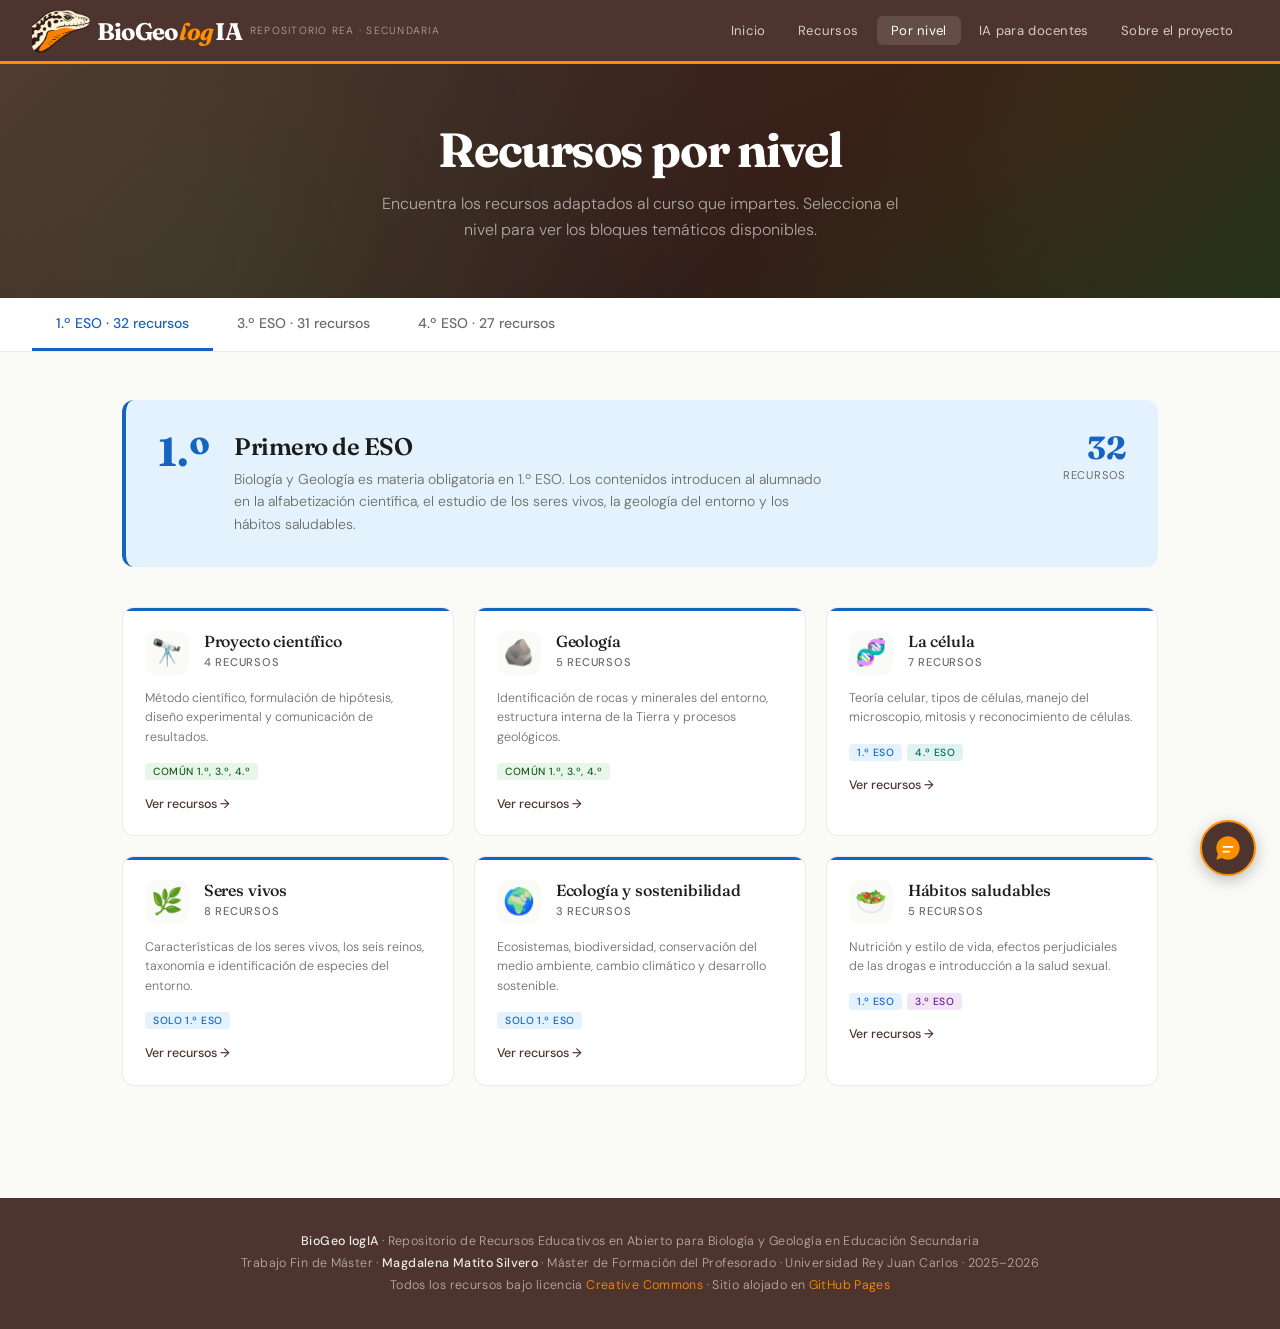
<file: niveles.html>
<!DOCTYPE html>
<html lang="es">
<head>
<meta charset="UTF-8">
<meta name="viewport" content="width=device-width, initial-scale=1.0">
<title>Por nivel · BioGeo logIA</title>
<meta name="description" content="Recursos educativos abiertos de Biología y Geología organizados por curso: 1.º ESO, 3.º ESO y 4.º ESO.">
<link rel="icon" type="image/x-icon" href="./favicon.ico">
<link rel="icon" type="image/png" sizes="16x16" href="./assets/icons/favicon-16x16.png">
<link rel="icon" type="image/png" sizes="32x32" href="./assets/icons/favicon-32x32.png">
<link rel="apple-touch-icon" sizes="180x180" href="./assets/icons/apple-touch-icon.png">
<link rel="manifest" href="./site.webmanifest">
<link href="https://fonts.googleapis.com/css2?family=Fraunces:ital,opsz,wght@0,9..144,300;0,9..144,500;0,9..144,700;1,9..144,300&family=DM+Sans:wght@300;400;500&display=swap" rel="stylesheet">
<link rel="stylesheet" href="assets/css/styles.css">
</head>
<body>

<!-- ── CABECERA ── -->
<header>
  <a href="index.html" class="logo">
    <img class="logo-img" src="assets/logo-mark.png" alt="">
    <span class="logo-wm">BioGeo<span>log</span>IA</span>
    <span class="logo-sub">Repositorio REA · Secundaria</span>
  </a>
  <nav>
    <a href="index.html">Inicio</a>
    <a href="recursos.html">Recursos</a>
    <a href="niveles.html" class="active">Por nivel</a>
    <a href="ia.html">IA para docentes</a>
    <a href="sobre.html">Sobre el proyecto</a>
  </nav>
  <button class="hamburger" onclick="toggleMenu(this)" aria-label="Abrir menú">
    <span></span>
    <span></span>
    <span></span>
  </button>
</header>

<div class="nav-mobile" id="nav-mobile">
  <a href="index.html">Inicio</a>
  <a href="recursos.html">Recursos</a>
  <a href="niveles.html" class="active">Por nivel</a>
  <a href="ia.html">IA para docentes</a>
  <a href="sobre.html">Sobre el proyecto</a>
</div>

<!-- ── CABECERA DE PÁGINA ── -->
<div class="page-header">
  <div class="page-header-content">
    <h1>Recursos por nivel</h1>
    <p>Encuentra los recursos adaptados al curso que impartes. Selecciona el nivel para ver los bloques temáticos disponibles.</p>
  </div>
</div>

<!-- ── TABS DE CURSO ── -->
<div class="curso-tabs">
  <button class="curso-tab eso1 active" onclick="mostrarCurso('eso1', this)">1.º ESO · 32 recursos</button>
  <button class="curso-tab eso3" onclick="mostrarCurso('eso3', this)">3.º ESO · 31 recursos</button>
  <button class="curso-tab eso4" onclick="mostrarCurso('eso4', this)">4.º ESO · 27 recursos</button>
</div>

<main>

  <!-- ══════════════════════════════════
       1.º ESO
  ══════════════════════════════════ -->
  <section class="curso-section active" id="eso1">

    <div class="curso-header eso1">
      <div class="curso-badge eso1">1.º</div>
      <div class="curso-info">
        <h2>Primero de ESO</h2>
        <p>Biología y Geología es materia obligatoria en 1.º ESO. Los contenidos introducen al alumnado en la alfabetización científica, el estudio de los seres vivos, la geología del entorno y los hábitos saludables.</p>
      </div>
      <div class="curso-stats">
        <div class="curso-stat-num eso1">32</div>
        <div class="curso-stat-label">recursos</div>
      </div>
    </div>

    <div class="bloques-grid">

      <a href="recursos.html" class="bloque-card eso1">
        <div class="bloque-card-top">
          <div class="bloque-emoji">🔭</div>
          <div>
            <h3>Proyecto científico</h3>
            <div class="num-recursos">4 recursos</div>
          </div>
        </div>
        <p>Método científico, formulación de hipótesis, diseño experimental y comunicación de resultados.</p>
        <div class="bloque-tags">
          <span class="btag comun">Común 1.º, 3.º, 4.º</span>
        </div>
        <span class="btn-ver">Ver recursos →</span>
      </a>

      <a href="recursos.html" class="bloque-card eso1">
        <div class="bloque-card-top">
          <div class="bloque-emoji">🪨</div>
          <div>
            <h3>Geología</h3>
            <div class="num-recursos">5 recursos</div>
          </div>
        </div>
        <p>Identificación de rocas y minerales del entorno, estructura interna de la Tierra y procesos geológicos.</p>
        <div class="bloque-tags">
          <span class="btag comun">Común 1.º, 3.º, 4.º</span>
        </div>
        <span class="btn-ver">Ver recursos →</span>
      </a>

      <a href="recursos.html" class="bloque-card eso1">
        <div class="bloque-card-top">
          <div class="bloque-emoji">🧬</div>
          <div>
            <h3>La célula</h3>
            <div class="num-recursos">7 recursos</div>
          </div>
        </div>
        <p>Teoría celular, tipos de células, manejo del microscopio, mitosis y reconocimiento de células.</p>
        <div class="bloque-tags">
          <span class="btag eso1">1.º ESO</span>
          <span class="btag eso4">4.º ESO</span>
        </div>
        <span class="btn-ver">Ver recursos →</span>
      </a>

      <a href="recursos.html" class="bloque-card eso1">
        <div class="bloque-card-top">
          <div class="bloque-emoji">🌿</div>
          <div>
            <h3>Seres vivos</h3>
            <div class="num-recursos">8 recursos</div>
          </div>
        </div>
        <p>Características de los seres vivos, los seis reinos, taxonomía e identificación de especies del entorno.</p>
        <div class="bloque-tags">
          <span class="btag eso1">Solo 1.º ESO</span>
        </div>
        <span class="btn-ver">Ver recursos →</span>
      </a>

      <a href="recursos.html" class="bloque-card eso1">
        <div class="bloque-card-top">
          <div class="bloque-emoji">🌍</div>
          <div>
            <h3>Ecología y sostenibilidad</h3>
            <div class="num-recursos">3 recursos</div>
          </div>
        </div>
        <p>Ecosistemas, biodiversidad, conservación del medio ambiente, cambio climático y desarrollo sostenible.</p>
        <div class="bloque-tags">
          <span class="btag eso1">Solo 1.º ESO</span>
        </div>
        <span class="btn-ver">Ver recursos →</span>
      </a>

      <a href="recursos.html" class="bloque-card eso1">
        <div class="bloque-card-top">
          <div class="bloque-emoji">🥗</div>
          <div>
            <h3>Hábitos saludables</h3>
            <div class="num-recursos">5 recursos</div>
          </div>
        </div>
        <p>Nutrición y estilo de vida, efectos perjudiciales de las drogas e introducción a la salud sexual.</p>
        <div class="bloque-tags">
          <span class="btag eso1">1.º ESO</span>
          <span class="btag eso3">3.º ESO</span>
        </div>
        <span class="btn-ver">Ver recursos →</span>
      </a>

    </div>
  </section>

  <!-- ══════════════════════════════════
       3.º ESO
  ══════════════════════════════════ -->
  <section class="curso-section" id="eso3">

    <div class="curso-header eso3">
      <div class="curso-badge eso3">3.º</div>
      <div class="curso-info">
        <h2>Tercero de ESO</h2>
        <p>Biología y Geología vuelve a ser obligatoria en 3.º ESO. Los contenidos profundizan en el cuerpo humano, la salud y la enfermedad, y retoman los bloques de geología y proyecto científico con mayor nivel de detalle.</p>
      </div>
      <div class="curso-stats">
        <div class="curso-stat-num eso3">31</div>
        <div class="curso-stat-label">recursos</div>
      </div>
    </div>

    <div class="bloques-grid">

      <a href="recursos.html" class="bloque-card eso3">
        <div class="bloque-card-top">
          <div class="bloque-emoji">🔭</div>
          <div>
            <h3>Proyecto científico</h3>
            <div class="num-recursos">4 recursos</div>
          </div>
        </div>
        <p>Método científico con mayor rigor: controles experimentales, análisis de resultados y comunicación científica.</p>
        <div class="bloque-tags">
          <span class="btag comun">Común 1.º, 3.º, 4.º</span>
        </div>
        <span class="btn-ver">Ver recursos →</span>
      </a>

      <a href="recursos.html" class="bloque-card eso3">
        <div class="bloque-card-top">
          <div class="bloque-emoji">🪨</div>
          <div>
            <h3>Geología</h3>
            <div class="num-recursos">5 recursos</div>
          </div>
        </div>
        <p>Tectónica de placas, riesgos geológicos, geodinámica interna y externa con mayor profundidad que en 1.º.</p>
        <div class="bloque-tags">
          <span class="btag comun">Común 1.º, 3.º, 4.º</span>
        </div>
        <span class="btn-ver">Ver recursos →</span>
      </a>

      <a href="recursos.html" class="bloque-card eso3">
        <div class="bloque-card-top">
          <div class="bloque-emoji">🧬</div>
          <div>
            <h3>La célula</h3>
            <div class="num-recursos">7 recursos</div>
          </div>
        </div>
        <p>Mitosis y meiosis en profundidad, ciclo celular, núcleo celular y función biológica de la división.</p>
        <div class="bloque-tags">
          <span class="btag eso1">1.º ESO</span>
          <span class="btag eso4">4.º ESO</span>
        </div>
        <span class="btn-ver">Ver recursos →</span>
      </a>

      <a href="recursos.html" class="bloque-card eso3">
        <div class="bloque-card-top">
          <div class="bloque-emoji">🥗</div>
          <div>
            <h3>Hábitos saludables</h3>
            <div class="num-recursos">5 recursos</div>
          </div>
        </div>
        <p>Profundización en salud física y mental. Alimentación, actividad física, adicciones y bienestar emocional.</p>
        <div class="bloque-tags">
          <span class="btag eso1">1.º ESO</span>
          <span class="btag eso3">3.º ESO</span>
        </div>
        <span class="btn-ver">Ver recursos →</span>
      </a>

      <a href="recursos.html" class="bloque-card eso3">
        <div class="bloque-card-top">
          <div class="bloque-emoji">🫀</div>
          <div>
            <h3>Cuerpo humano</h3>
            <div class="num-recursos">7 recursos</div>
          </div>
        </div>
        <p>Anatomía y fisiología de los aparatos digestivo, respiratorio, circulatorio, excretor y reproductor.</p>
        <div class="bloque-tags">
          <span class="btag eso3">Solo 3.º ESO</span>
        </div>
        <span class="btn-ver">Ver recursos →</span>
      </a>

      <a href="recursos.html" class="bloque-card eso3">
        <div class="bloque-card-top">
          <div class="bloque-emoji">💉</div>
          <div>
            <h3>Salud y enfermedad</h3>
            <div class="num-recursos">6 recursos</div>
          </div>
        </div>
        <p>Sistema inmunitario, patógenos, vacunas, antibióticos, trasplantes y donación de órganos.</p>
        <div class="bloque-tags">
          <span class="btag eso3">Solo 3.º ESO</span>
        </div>
        <span class="btn-ver">Ver recursos →</span>
      </a>

    </div>
  </section>

  <!-- ══════════════════════════════════
       4.º ESO
  ══════════════════════════════════ -->
  <section class="curso-section" id="eso4">

    <div class="curso-header eso4">
      <div class="curso-badge eso4">4.º</div>
      <div class="curso-info">
        <h2>Cuarto de ESO</h2>
        <p>Biología y Geología es materia opcional en 4.º ESO con un currículo más extenso y especializado. Profundiza en genética molecular, teorías evolutivas y el origen del universo y la vida.</p>
      </div>
      <div class="curso-stats">
        <div class="curso-stat-num eso4">27</div>
        <div class="curso-stat-label">recursos</div>
      </div>
    </div>

    <div class="bloques-grid">

      <a href="recursos.html" class="bloque-card eso4">
        <div class="bloque-card-top">
          <div class="bloque-emoji">🔭</div>
          <div>
            <h3>Proyecto científico</h3>
            <div class="num-recursos">4 recursos</div>
          </div>
        </div>
        <p>Evaluación crítica de información científica, metodología avanzada y diseño riguroso de investigaciones.</p>
        <div class="bloque-tags">
          <span class="btag comun">Común 1.º, 3.º, 4.º</span>
        </div>
        <span class="btn-ver">Ver recursos →</span>
      </a>

      <a href="recursos.html" class="bloque-card eso4">
        <div class="bloque-card-top">
          <div class="bloque-emoji">🪨</div>
          <div>
            <h3>Geología</h3>
            <div class="num-recursos">5 recursos</div>
          </div>
        </div>
        <p>Principios estratigráficos, cortes geológicos, historia terrestre y lectura e interpretación de mapas geológicos.</p>
        <div class="bloque-tags">
          <span class="btag comun">Común 1.º, 3.º, 4.º</span>
        </div>
        <span class="btn-ver">Ver recursos →</span>
      </a>

      <a href="recursos.html" class="bloque-card eso4">
        <div class="bloque-card-top">
          <div class="bloque-emoji">🧬</div>
          <div>
            <h3>La célula</h3>
            <div class="num-recursos">7 recursos</div>
          </div>
        </div>
        <p>Nivel avanzado: meiosis, variabilidad genética, relación entre división celular y herencia.</p>
        <div class="bloque-tags">
          <span class="btag eso1">1.º ESO</span>
          <span class="btag eso4">4.º ESO</span>
        </div>
        <span class="btn-ver">Ver recursos →</span>
      </a>

      <a href="recursos.html" class="bloque-card eso4">
        <div class="bloque-card-top">
          <div class="bloque-emoji">🧪</div>
          <div>
            <h3>Genética y evolución</h3>
            <div class="num-recursos">6 recursos</div>
          </div>
        </div>
        <p>Estructura del ADN y ARN, expresión génica, leyes de Mendel, herencia genética y teorías evolutivas.</p>
        <div class="bloque-tags">
          <span class="btag eso4">Solo 4.º ESO</span>
        </div>
        <span class="btn-ver">Ver recursos →</span>
      </a>

      <a href="recursos.html" class="bloque-card eso4">
        <div class="bloque-card-top">
          <div class="bloque-emoji">🌌</div>
          <div>
            <h3>La Tierra en el universo</h3>
            <div class="num-recursos">6 recursos</div>
          </div>
        </div>
        <p>Origen del universo, hipótesis sobre el origen de la vida en la Tierra y astrobiología.</p>
        <div class="bloque-tags">
          <span class="btag eso4">Solo 4.º ESO</span>
        </div>
        <span class="btn-ver">Ver recursos →</span>
      </a>

    </div>
  </section>

</main>

<!-- ── PIE DE PÁGINA ── -->
<footer>
  <p><strong>BioGeo logIA</strong> · Repositorio de Recursos Educativos en Abierto para Biología y Geología en Educación Secundaria</p>
  <p>Trabajo Fin de Máster · <strong>Magdalena Matito Silvero</strong> · Máster de Formación del Profesorado · Universidad Rey Juan Carlos · 2025–2026</p>
  <p>Todos los recursos bajo licencia <a href="https://creativecommons.org/licenses/by/4.0/" target="_blank">Creative Commons</a> · Sitio alojado en <a href="https://pages.github.com" target="_blank">GitHub Pages</a></p>
</footer>

<script src="assets/js/main.js"></script>
<script src="assets/js/chatbot.js"></script>
</body>
</html>
</file>
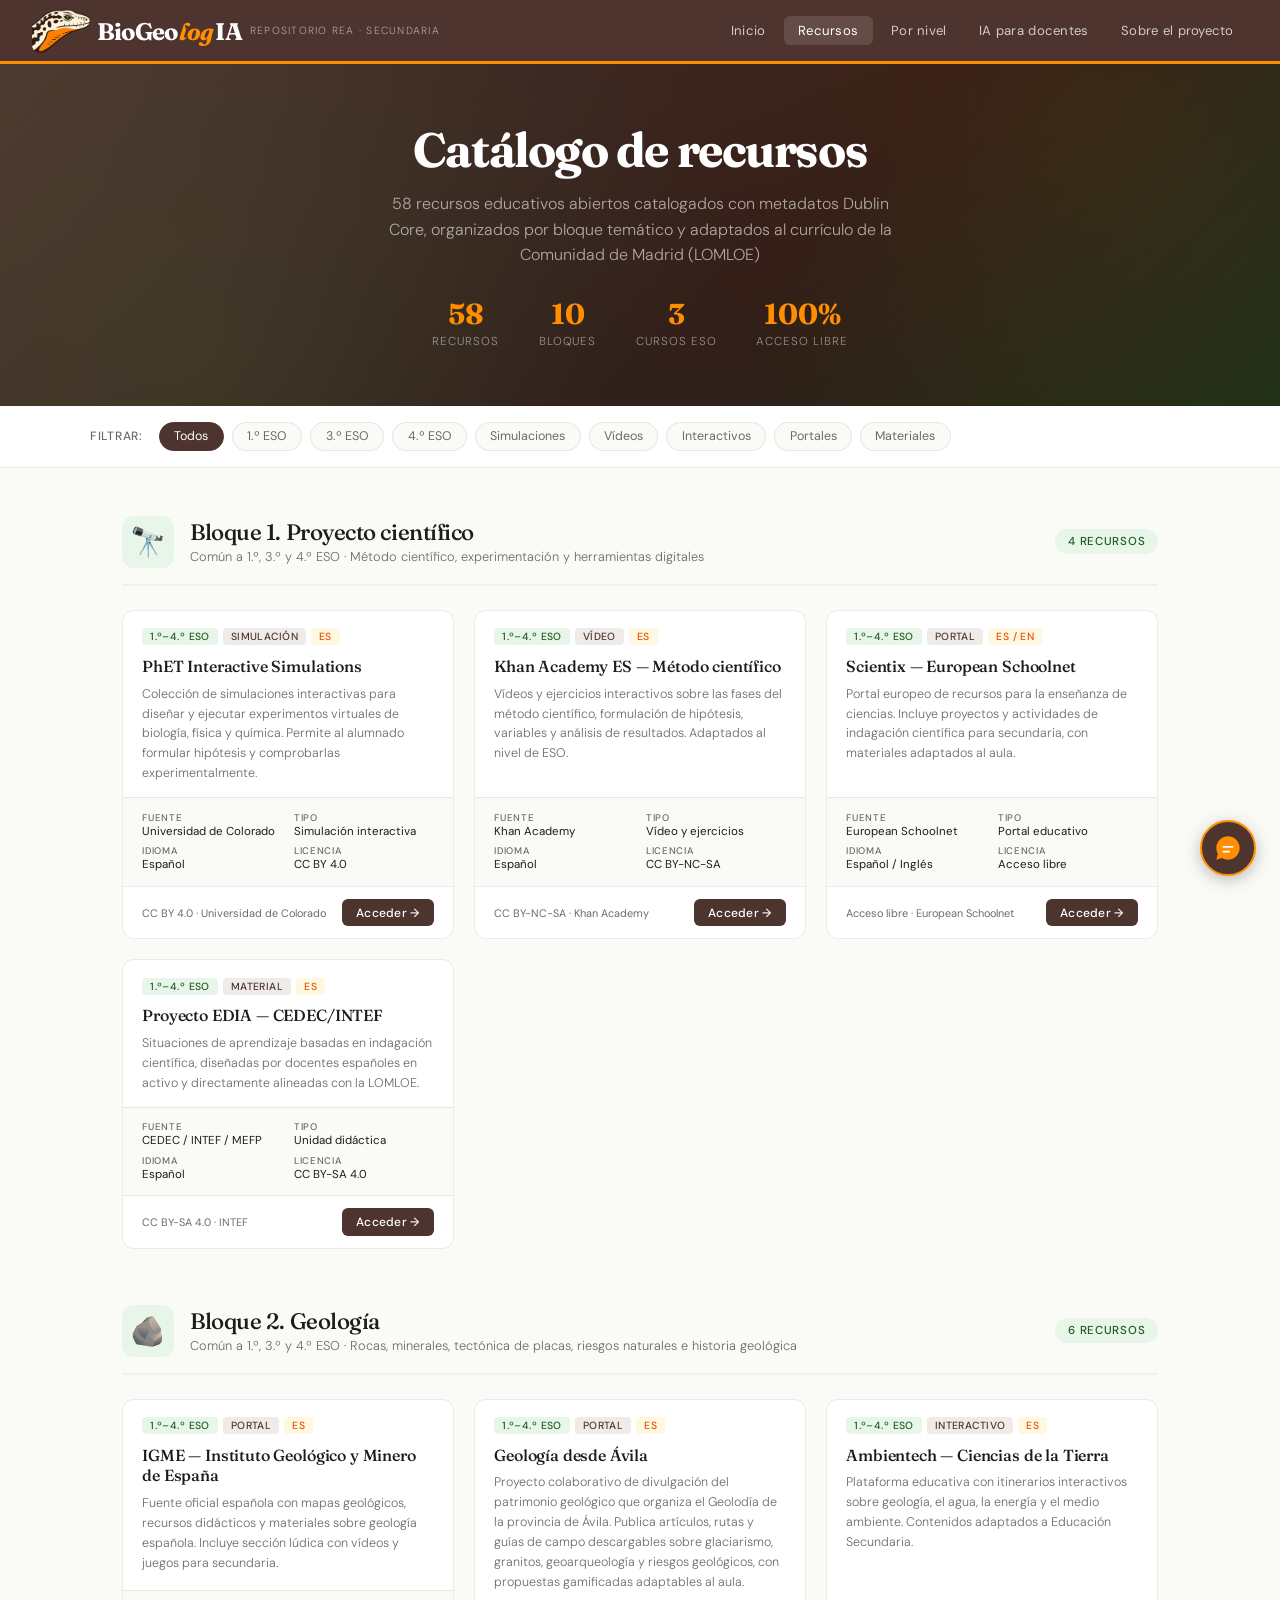
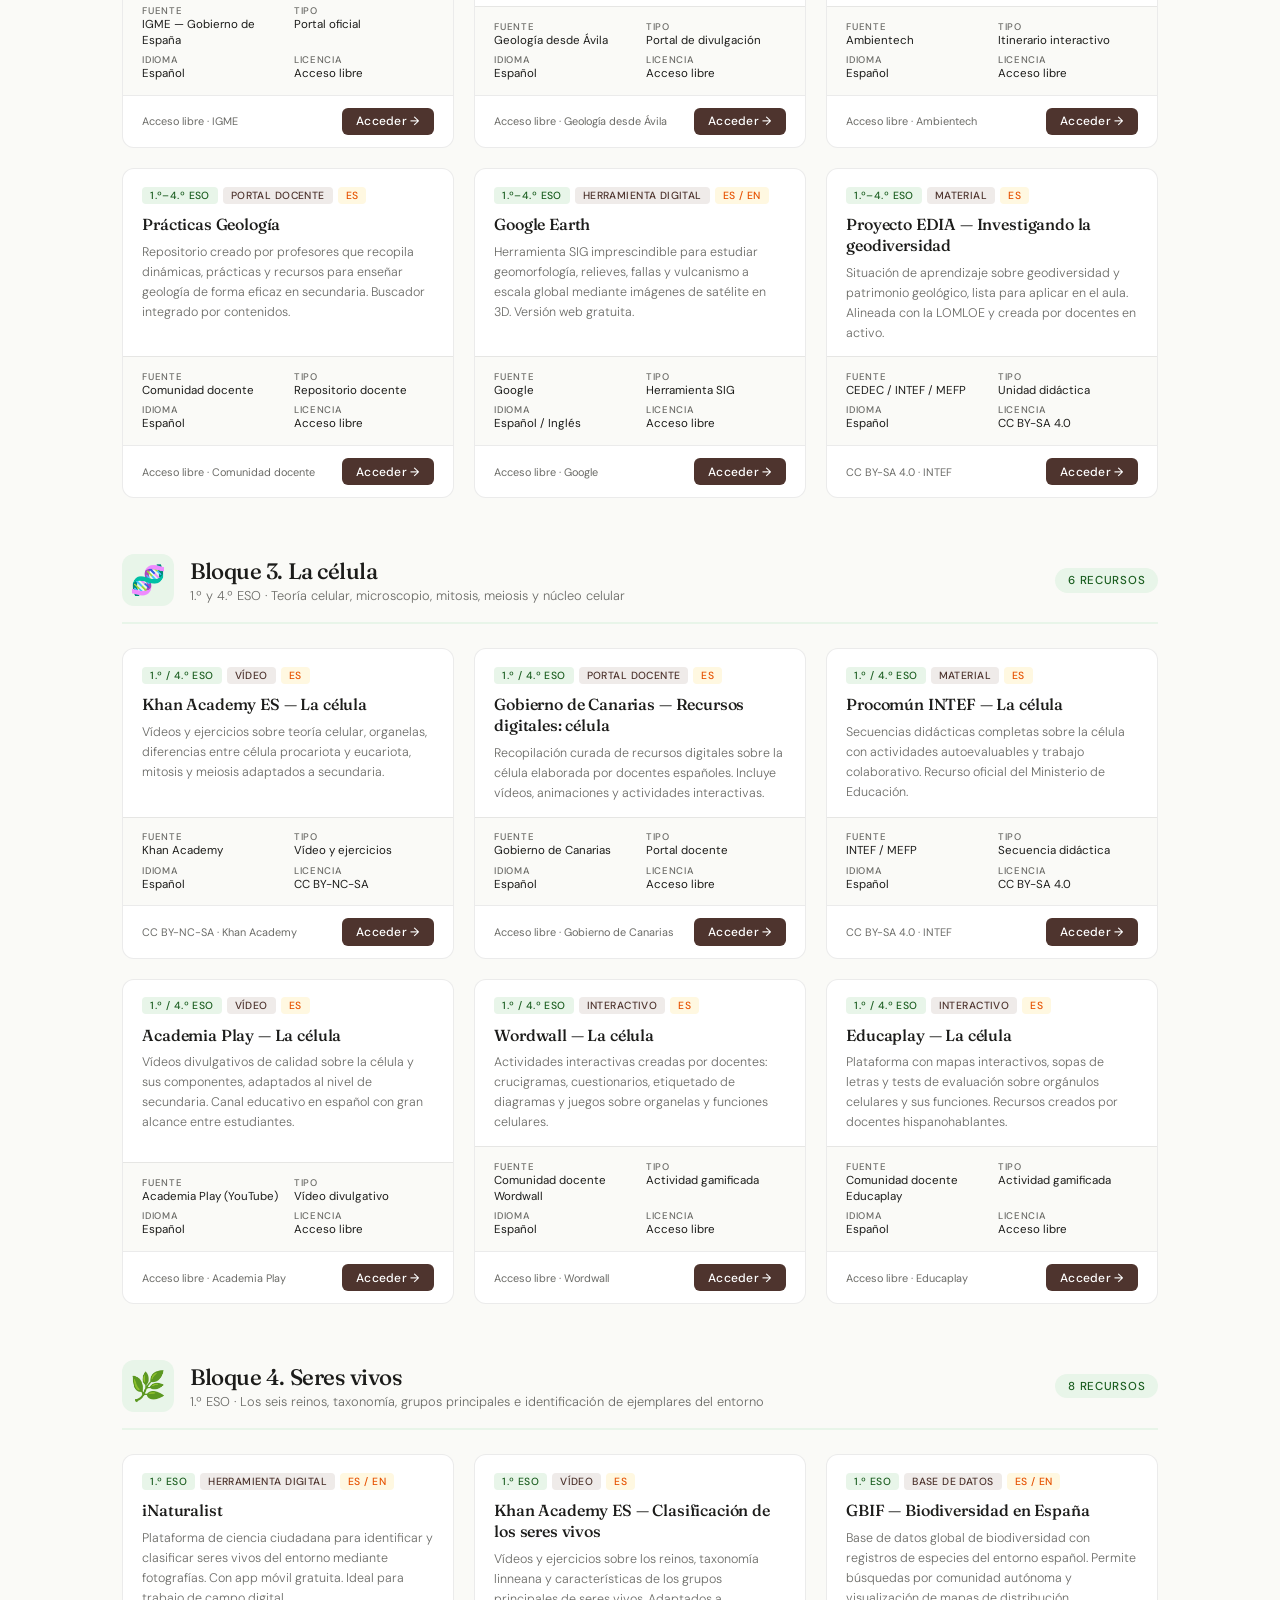
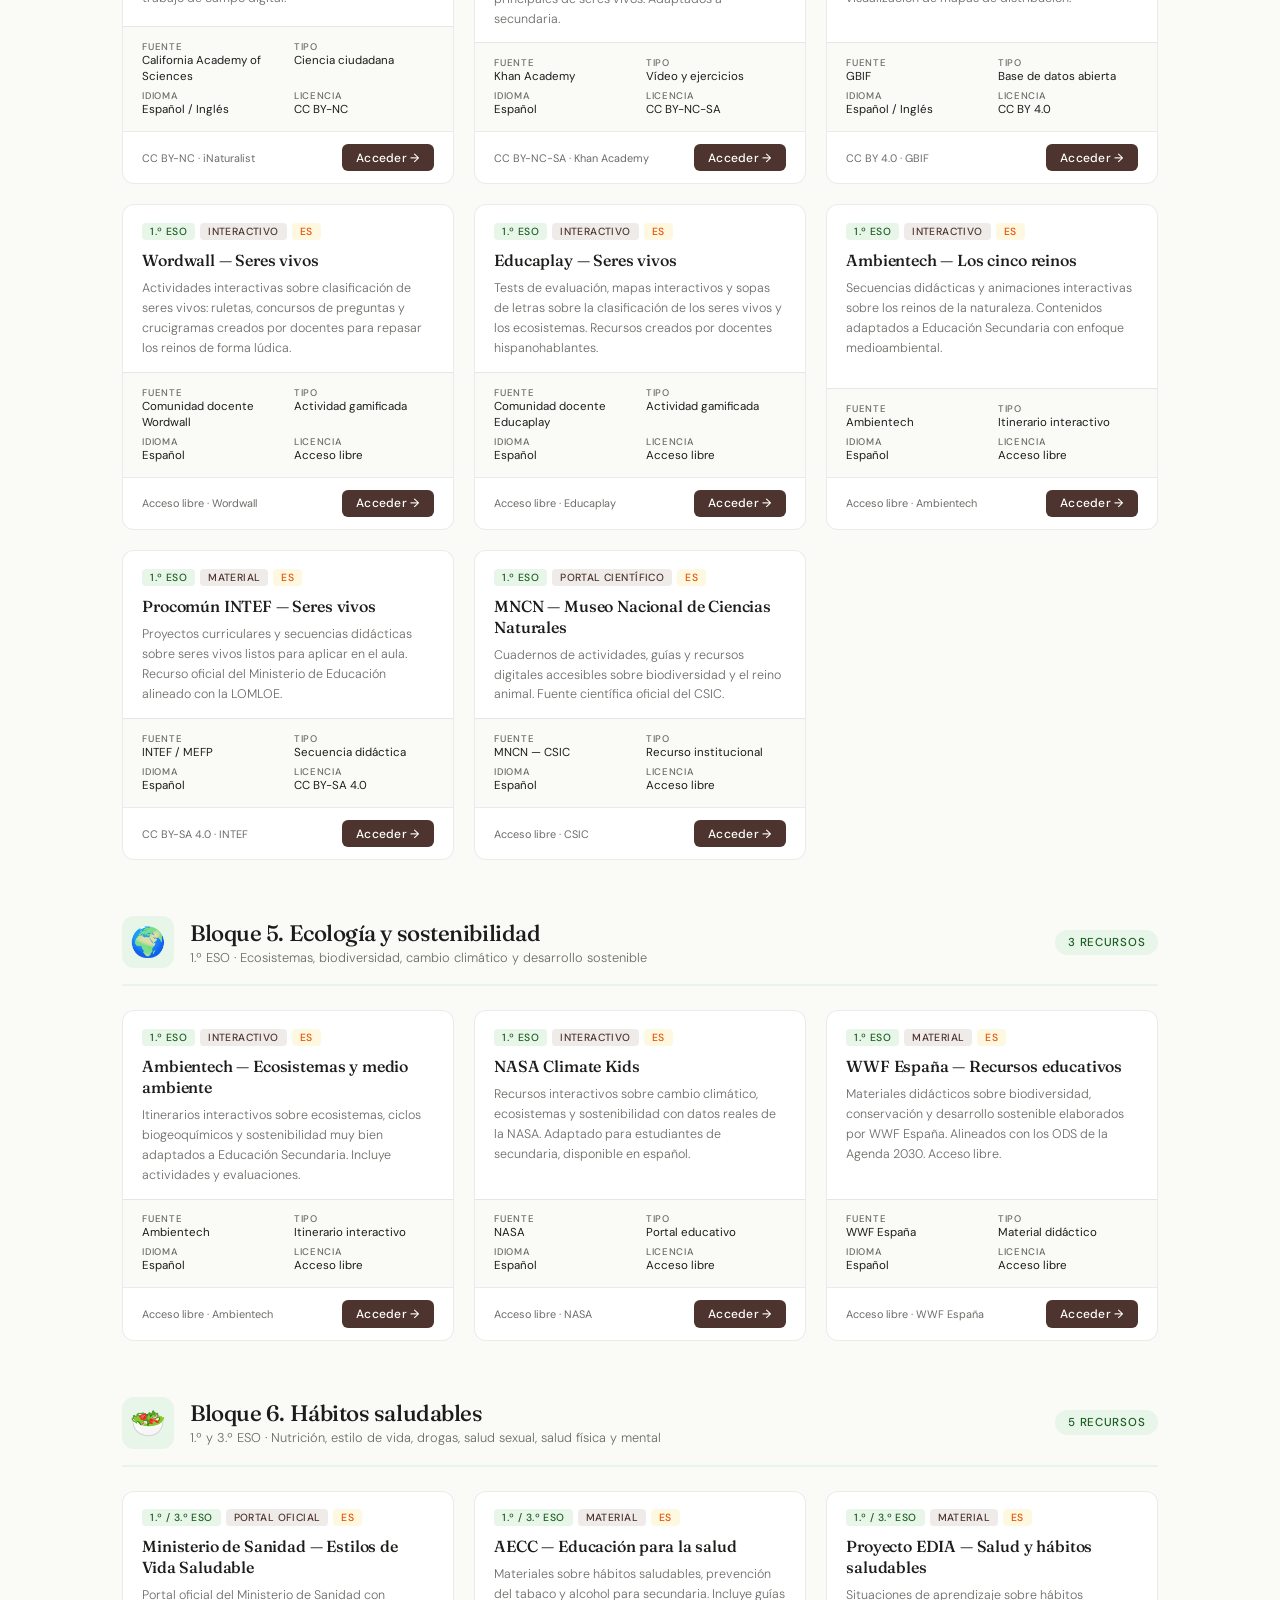
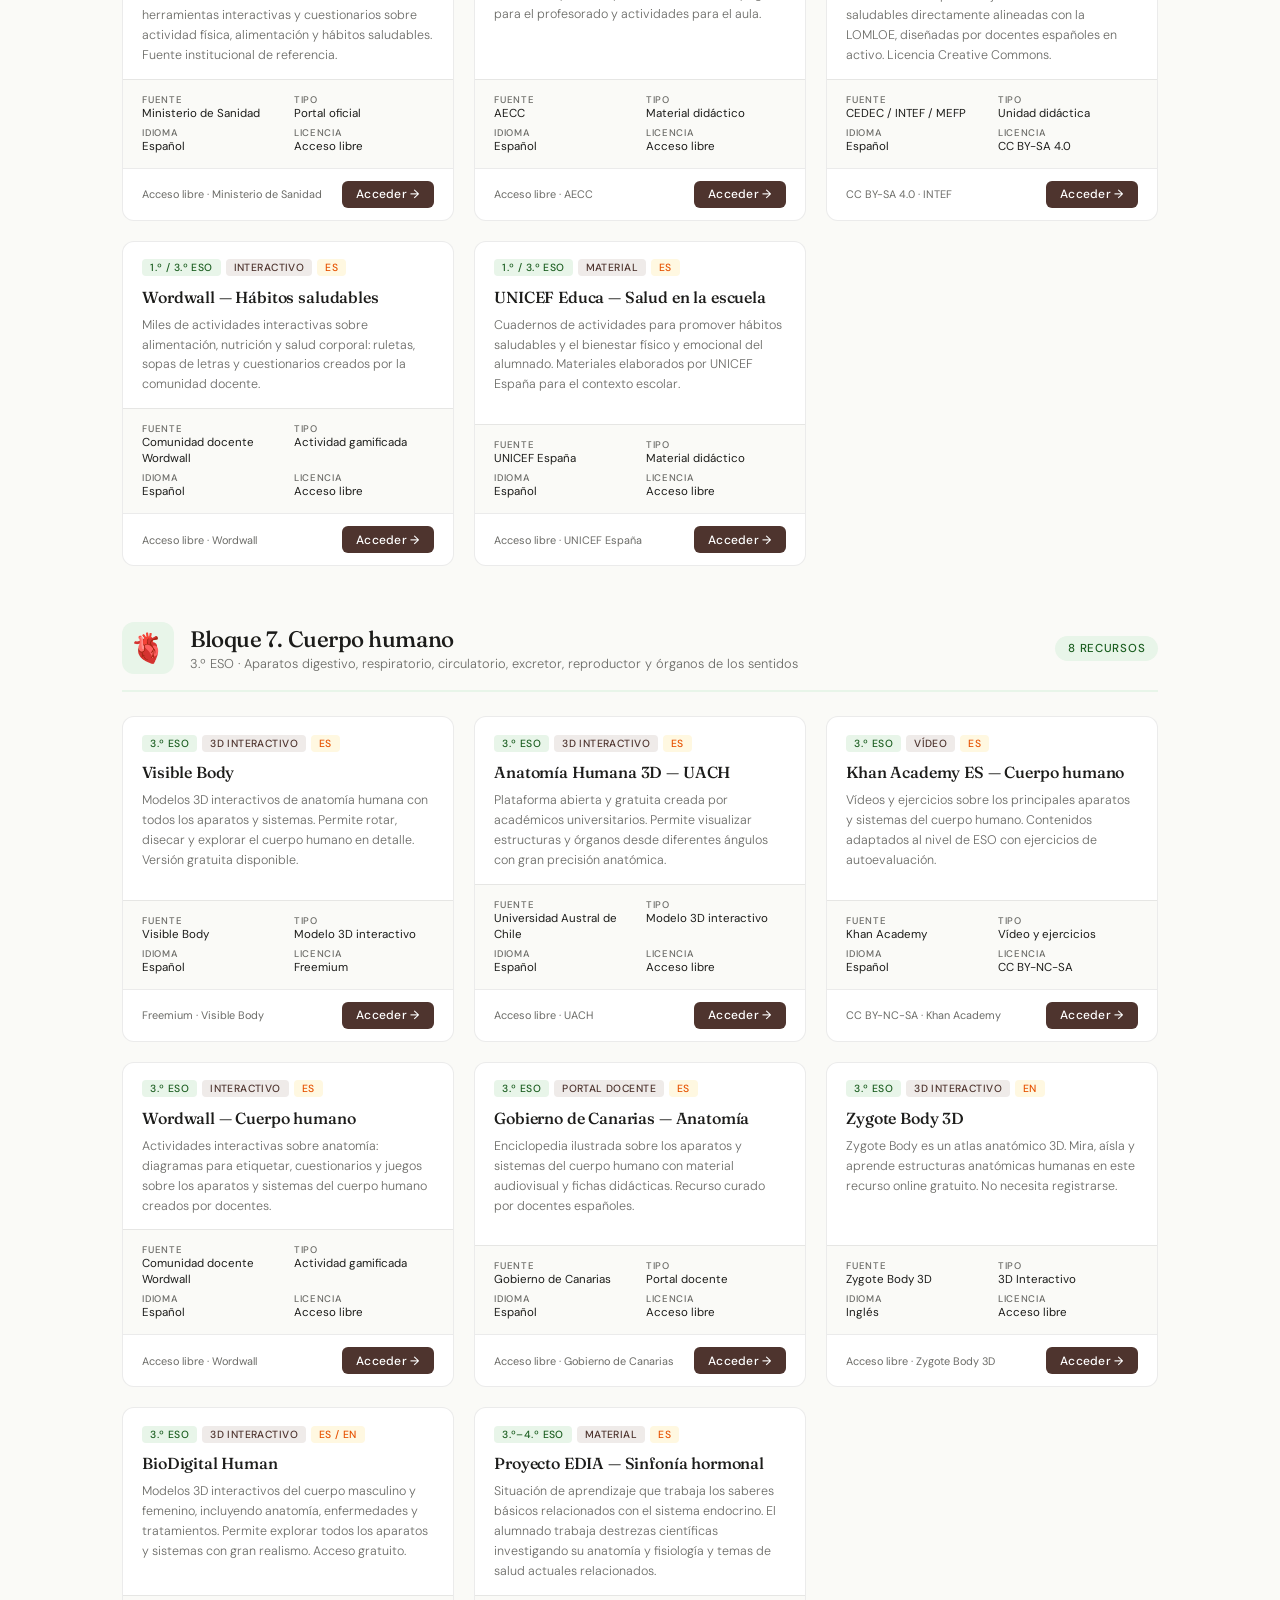
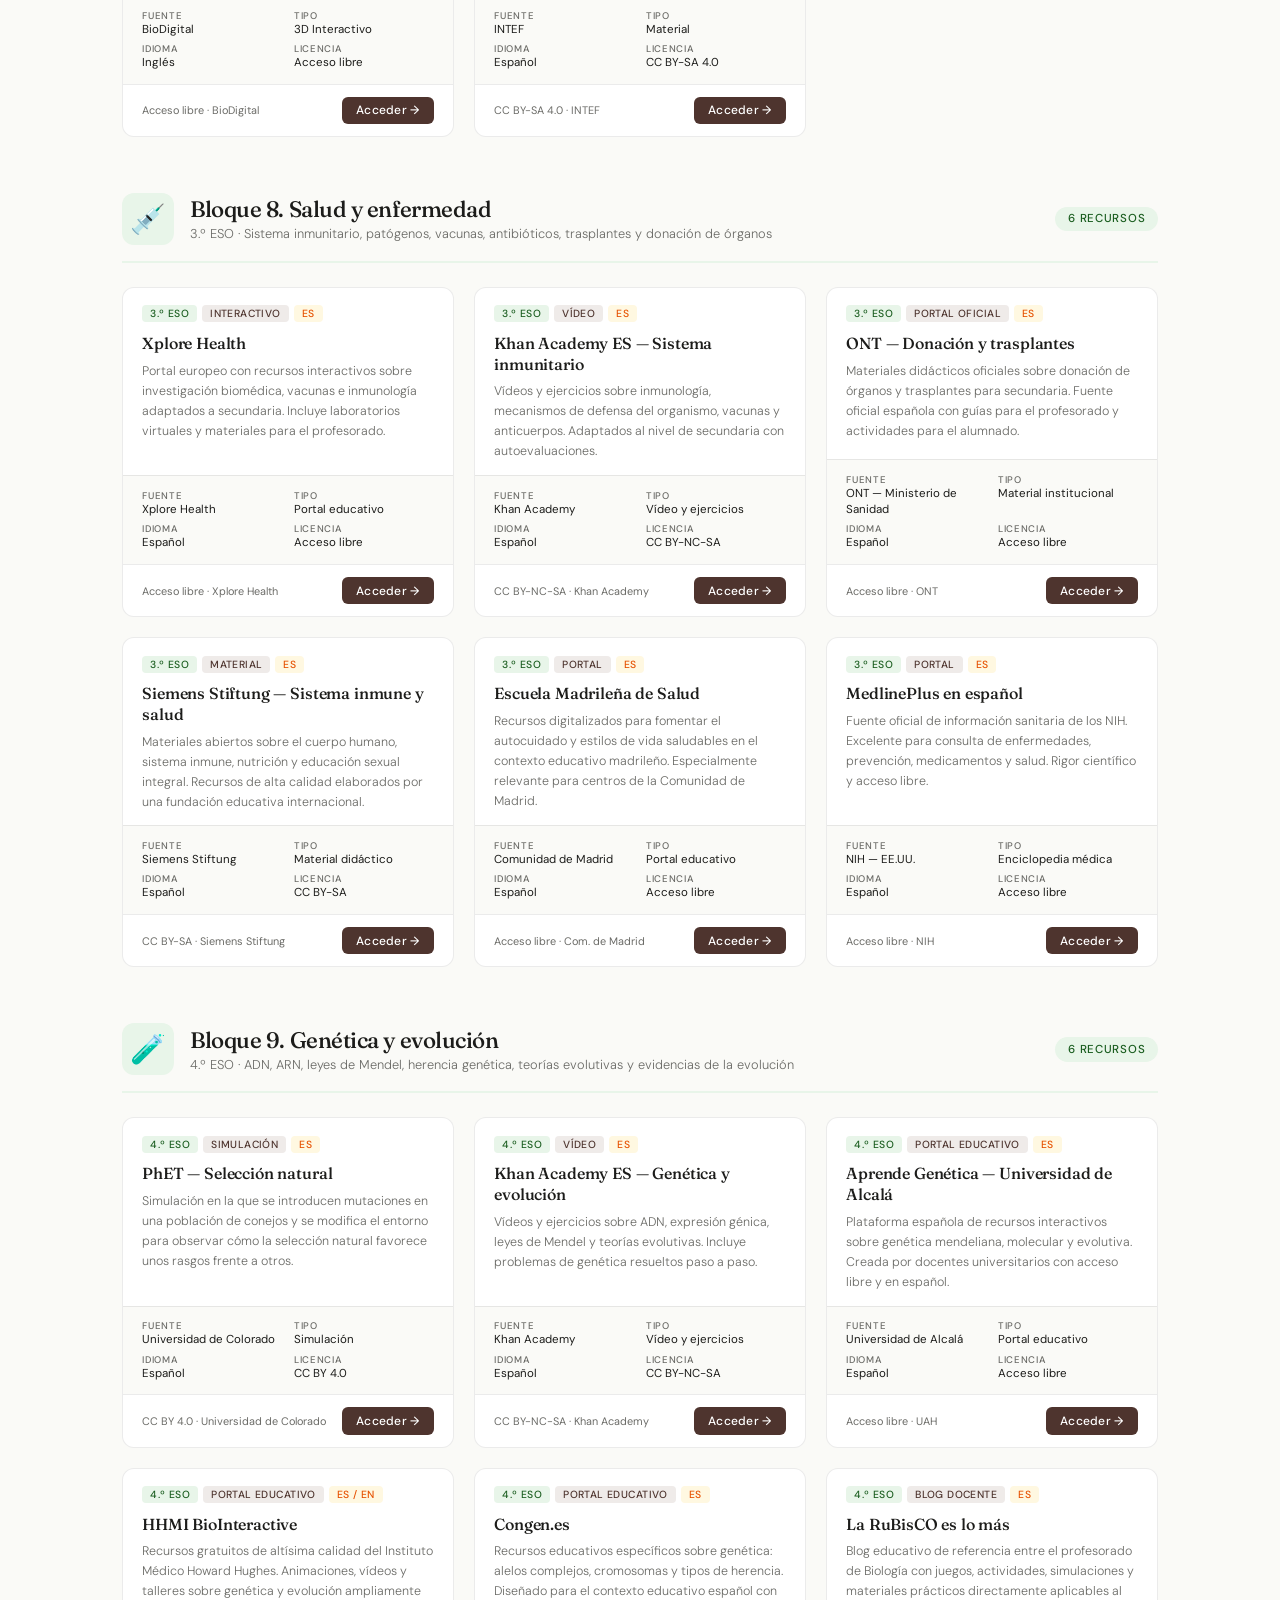
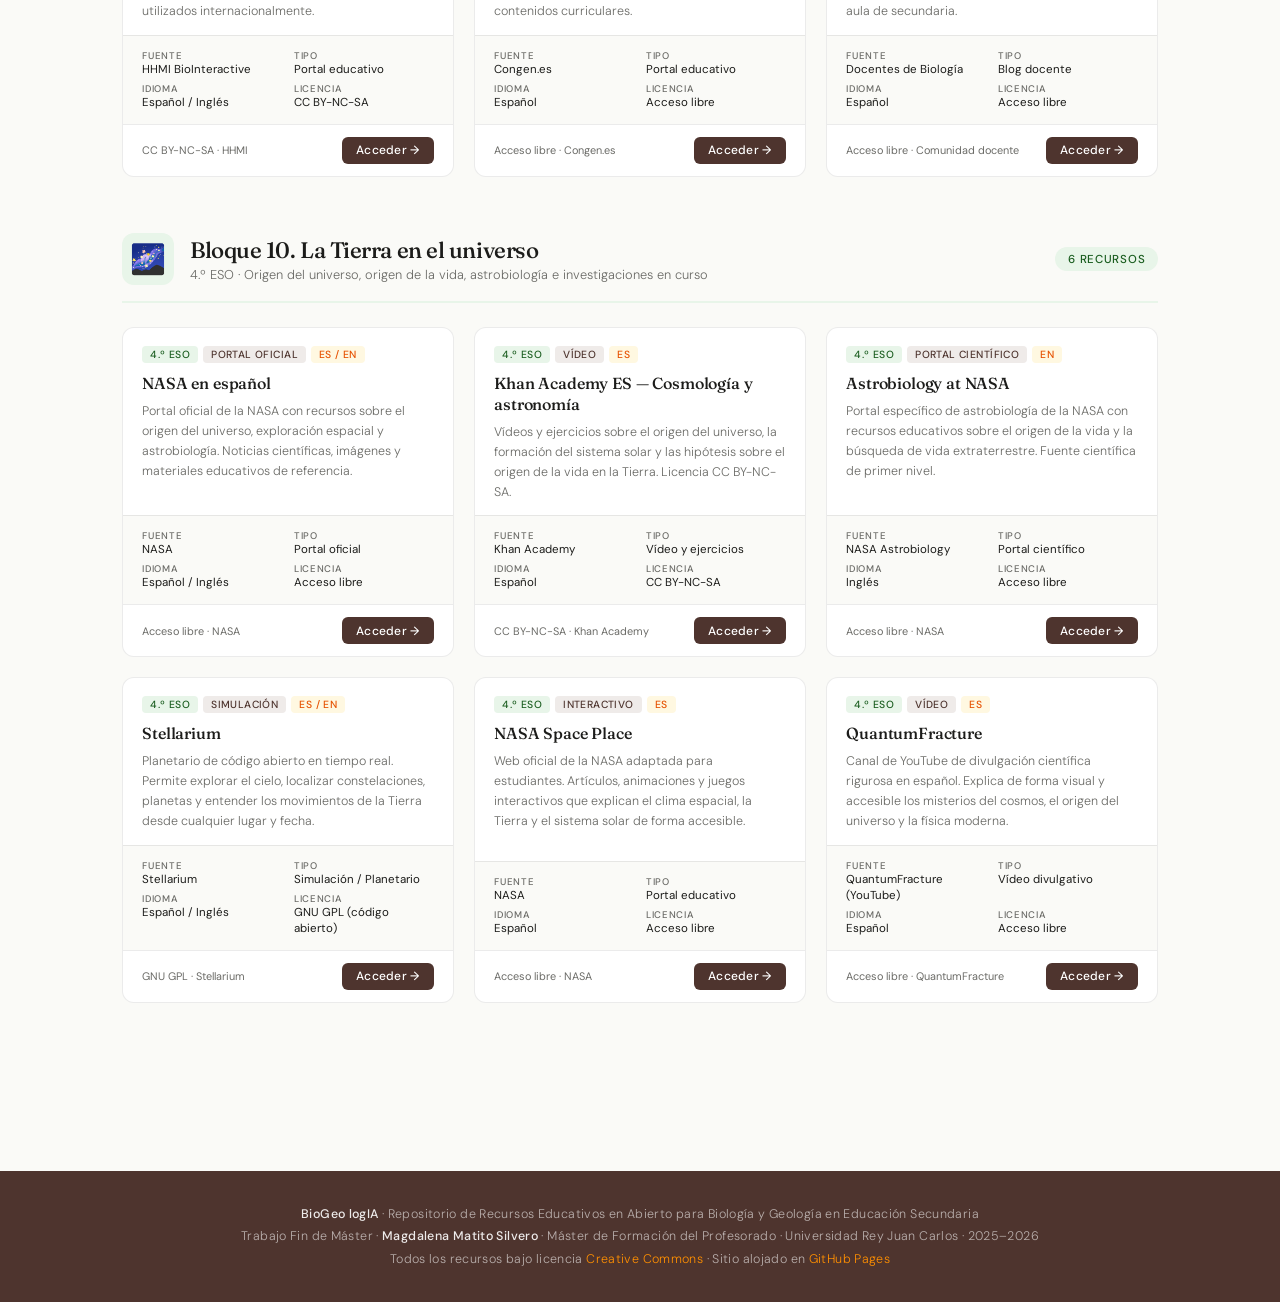
<file: recursos.html>
<!DOCTYPE html>
<html lang="es">
<head>
<meta charset="UTF-8">
<meta name="viewport" content="width=device-width, initial-scale=1.0">
<title>Recursos · BioGeo logIA</title>
<meta name="description" content="Catálogo completo de Recursos Educativos en Abierto para Biología y Geología en ESO. Catalogados con metadatos Dublin Core.">
<link rel="icon" type="image/x-icon" href="./favicon.ico">
<link rel="icon" type="image/png" sizes="16x16" href="./assets/icons/favicon-16x16.png">
<link rel="icon" type="image/png" sizes="32x32" href="./assets/icons/favicon-32x32.png">
<link rel="apple-touch-icon" sizes="180x180" href="./assets/icons/apple-touch-icon.png">
<link rel="manifest" href="./site.webmanifest">
<link href="https://fonts.googleapis.com/css2?family=Fraunces:ital,opsz,wght@0,9..144,300;0,9..144,500;0,9..144,700;1,9..144,300&family=DM+Sans:wght@300;400;500&display=swap" rel="stylesheet">
<link rel="stylesheet" href="assets/css/styles.css">
</head>
<body>

<!-- ── CABECERA ── -->
<header>
  <a href="index.html" class="logo">
    <img class="logo-img" src="assets/logo-mark.png" alt="">
    <span class="logo-wm">BioGeo<span>log</span>IA</span>
    <span class="logo-sub">Repositorio REA · Secundaria</span>
  </a>
  <nav>
    <a href="index.html">Inicio</a>
    <a href="recursos.html" class="active">Recursos</a>
    <a href="niveles.html">Por nivel</a>
    <a href="ia.html">IA para docentes</a>
    <a href="sobre.html">Sobre el proyecto</a>
  </nav>
  <button class="hamburger" onclick="toggleMenu(this)" aria-label="Abrir menú">
    <span></span>
    <span></span>
    <span></span>
  </button>
</header>

<div class="nav-mobile" id="nav-mobile">
  <a href="index.html">Inicio</a>
  <a href="recursos.html" class="active">Recursos</a>
  <a href="niveles.html">Por nivel</a>
  <a href="ia.html">IA para docentes</a>
  <a href="sobre.html">Sobre el proyecto</a>
</div>

<!-- ── CABECERA DE PÁGINA ── -->
<div class="page-header">
  <div class="page-header-content">
    <h1>Catálogo de recursos</h1>
    <p>58 recursos educativos abiertos catalogados con metadatos Dublin Core, organizados por bloque temático y adaptados al currículo de la Comunidad de Madrid (LOMLOE)</p>
    <div class="stats-bar">
      <div class="stat-item"><strong>58</strong><span>Recursos</span></div>
      <div class="stat-item"><strong>10</strong><span>Bloques</span></div>
      <div class="stat-item"><strong>3</strong><span>Cursos ESO</span></div>
      <div class="stat-item"><strong>100%</strong><span>Acceso libre</span></div>
    </div>
  </div>
</div>

<!-- ── BARRA DE FILTROS ── -->
<div class="filter-bar">
  <div class="filter-bar-inner">
    <span class="filter-label">Filtrar:</span>
    <button class="filter-btn active" data-filter="todos">Todos</button>
    <button class="filter-btn" data-filter="1eso">1.º ESO</button>
    <button class="filter-btn" data-filter="3eso">3.º ESO</button>
    <button class="filter-btn" data-filter="4eso">4.º ESO</button>
    <button class="filter-btn" data-filter="simulacion">Simulaciones</button>
    <button class="filter-btn" data-filter="video">Vídeos</button>
    <button class="filter-btn" data-filter="interactivo">Interactivos</button>
    <button class="filter-btn" data-filter="portal">Portales</button>
    <button class="filter-btn" data-filter="material">Materiales</button>
  </div>
</div>

<main>

  <!-- ══════════════════════════════════════════
       BLOQUE 1 — PROYECTO CIENTÍFICO
  ══════════════════════════════════════════ -->
  <section class="bloque" id="proyecto-cientifico" data-bloque="proyecto-cientifico">
    <div class="bloque-header">
      <div class="bloque-icon">🔭</div>
      <div class="bloque-info">
        <h2>Bloque 1. Proyecto científico</h2>
        <p>Común a 1.º, 3.º y 4.º ESO · Método científico, experimentación y herramientas digitales</p>
      </div>
      <div class="bloque-count">4 recursos</div>
    </div>
    <div class="resource-grid">

      <div class="resource-card" data-nivel="1eso 3eso 4eso" data-tipo="simulacion">
        <div class="resource-card-top">
          <div class="resource-tags">
            <span class="tag nivel">1.º–4.º ESO</span>
            <span class="tag tipo">Simulación</span>
            <span class="tag idioma">ES</span>
          </div>
          <h3>PhET Interactive Simulations</h3>
          <p class="descripcion">Colección de simulaciones interactivas para diseñar y ejecutar experimentos virtuales de biología, física y química. Permite al alumnado formular hipótesis y comprobarlas experimentalmente.</p>
        </div>
        <div class="dublin-core">
          <div class="dc-grid">
            <div class="dc-item"><span class="dc-label">Fuente</span><span class="dc-value">Universidad de Colorado</span></div>
            <div class="dc-item"><span class="dc-label">Tipo</span><span class="dc-value">Simulación interactiva</span></div>
            <div class="dc-item"><span class="dc-label">Idioma</span><span class="dc-value">Español</span></div>
            <div class="dc-item"><span class="dc-label">Licencia</span><span class="dc-value">CC BY 4.0</span></div>
          </div>
        </div>
        <div class="resource-footer">
          <span class="licencia">CC BY 4.0 · Universidad de Colorado</span>
          <a href="https://phet.colorado.edu/es/" target="_blank" class="btn-acceder">Acceder →</a>
        </div>
      </div>

      <div class="resource-card" data-nivel="1eso 3eso 4eso" data-tipo="video">
        <div class="resource-card-top">
          <div class="resource-tags">
            <span class="tag nivel">1.º–4.º ESO</span>
            <span class="tag tipo">Vídeo</span>
            <span class="tag idioma">ES</span>
          </div>
          <h3>Khan Academy ES — Método científico</h3>
          <p class="descripcion">Vídeos y ejercicios interactivos sobre las fases del método científico, formulación de hipótesis, variables y análisis de resultados. Adaptados al nivel de ESO.</p>
        </div>
        <div class="dublin-core">
          <div class="dc-grid">
            <div class="dc-item"><span class="dc-label">Fuente</span><span class="dc-value">Khan Academy</span></div>
            <div class="dc-item"><span class="dc-label">Tipo</span><span class="dc-value">Vídeo y ejercicios</span></div>
            <div class="dc-item"><span class="dc-label">Idioma</span><span class="dc-value">Español</span></div>
            <div class="dc-item"><span class="dc-label">Licencia</span><span class="dc-value">CC BY-NC-SA</span></div>
          </div>
        </div>
        <div class="resource-footer">
          <span class="licencia">CC BY-NC-SA · Khan Academy</span>
          <a href="https://es.khanacademy.org" target="_blank" class="btn-acceder">Acceder →</a>
        </div>
      </div>

      <div class="resource-card" data-nivel="1eso 3eso 4eso" data-tipo="portal">
        <div class="resource-card-top">
          <div class="resource-tags">
            <span class="tag nivel">1.º–4.º ESO</span>
            <span class="tag tipo">Portal</span>
            <span class="tag idioma">ES / EN</span>
          </div>
          <h3>Scientix — European Schoolnet</h3>
          <p class="descripcion">Portal europeo de recursos para la enseñanza de ciencias. Incluye proyectos y actividades de indagación científica para secundaria, con materiales adaptados al aula.</p>
        </div>
        <div class="dublin-core">
          <div class="dc-grid">
            <div class="dc-item"><span class="dc-label">Fuente</span><span class="dc-value">European Schoolnet</span></div>
            <div class="dc-item"><span class="dc-label">Tipo</span><span class="dc-value">Portal educativo</span></div>
            <div class="dc-item"><span class="dc-label">Idioma</span><span class="dc-value">Español / Inglés</span></div>
            <div class="dc-item"><span class="dc-label">Licencia</span><span class="dc-value">Acceso libre</span></div>
          </div>
        </div>
        <div class="resource-footer">
          <span class="licencia">Acceso libre · European Schoolnet</span>
          <a href="https://www.scientix.eu" target="_blank" class="btn-acceder">Acceder →</a>
        </div>
      </div>

      <div class="resource-card" data-nivel="1eso 3eso 4eso" data-tipo="material">
        <div class="resource-card-top">
          <div class="resource-tags">
            <span class="tag nivel">1.º–4.º ESO</span>
            <span class="tag tipo">Material</span>
            <span class="tag idioma">ES</span>
          </div>
          <h3>Proyecto EDIA — CEDEC/INTEF</h3>
          <p class="descripcion">Situaciones de aprendizaje basadas en indagación científica, diseñadas por docentes españoles en activo y directamente alineadas con la LOMLOE.</p>
        </div>
        <div class="dublin-core">
          <div class="dc-grid">
            <div class="dc-item"><span class="dc-label">Fuente</span><span class="dc-value">CEDEC / INTEF / MEFP</span></div>
            <div class="dc-item"><span class="dc-label">Tipo</span><span class="dc-value">Unidad didáctica</span></div>
            <div class="dc-item"><span class="dc-label">Idioma</span><span class="dc-value">Español</span></div>
            <div class="dc-item"><span class="dc-label">Licencia</span><span class="dc-value">CC BY-SA 4.0</span></div>
          </div>
        </div>
        <div class="resource-footer">
          <span class="licencia">CC BY-SA 4.0 · INTEF</span>
          <a href="https://cedec.intef.es" target="_blank" class="btn-acceder">Acceder →</a>
        </div>
      </div>

    </div>
  </section>

  <!-- ══════════════════════════════════════════
       BLOQUE 2 — GEOLOGÍA
  ══════════════════════════════════════════ -->
  <section class="bloque" id="geologia" data-bloque="geologia">
    <div class="bloque-header">
      <div class="bloque-icon">🪨</div>
      <div class="bloque-info">
        <h2>Bloque 2. Geología</h2>
        <p>Común a 1.º, 3.º y 4.º ESO · Rocas, minerales, tectónica de placas, riesgos naturales e historia geológica</p>
      </div>
      <div class="bloque-count">6 recursos</div>
    </div>
    <div class="resource-grid">

      <div class="resource-card" data-nivel="1eso 3eso 4eso" data-tipo="portal">
        <div class="resource-card-top">
          <div class="resource-tags">
            <span class="tag nivel">1.º–4.º ESO</span>
            <span class="tag tipo">Portal</span>
            <span class="tag idioma">ES</span>
          </div>
          <h3>IGME — Instituto Geológico y Minero de España</h3>
          <p class="descripcion">Fuente oficial española con mapas geológicos, recursos didácticos y materiales sobre geología española. Incluye sección lúdica con vídeos y juegos para secundaria.</p>
        </div>
        <div class="dublin-core">
          <div class="dc-grid">
            <div class="dc-item"><span class="dc-label">Fuente</span><span class="dc-value">IGME — Gobierno de España</span></div>
            <div class="dc-item"><span class="dc-label">Tipo</span><span class="dc-value">Portal oficial</span></div>
            <div class="dc-item"><span class="dc-label">Idioma</span><span class="dc-value">Español</span></div>
            <div class="dc-item"><span class="dc-label">Licencia</span><span class="dc-value">Acceso libre</span></div>
          </div>
        </div>
        <div class="resource-footer">
          <span class="licencia">Acceso libre · IGME</span>
          <a href="https://www.igme.es" target="_blank" class="btn-acceder">Acceder →</a>
        </div>
      </div>

      <div class="resource-card" data-nivel="1eso 3eso 4eso" data-tipo="portal">
        <div class="resource-card-top">
          <div class="resource-tags">
            <span class="tag nivel">1.º–4.º ESO</span>
            <span class="tag tipo">Portal</span>
            <span class="tag idioma">ES</span>
          </div>
          <h3>Geología desde Ávila</h3>
          <p class="descripcion">Proyecto colaborativo de divulgación del patrimonio geológico que organiza el Geolodía de la provincia de Ávila. Publica artículos, rutas y guías de campo descargables sobre glaciarismo, granitos, geoarqueología y riesgos geológicos, con propuestas gamificadas adaptables al aula.</p>
        </div>
        <div class="dublin-core">
          <div class="dc-grid">
            <div class="dc-item"><span class="dc-label">Fuente</span><span class="dc-value">Geología desde Ávila</span></div>
            <div class="dc-item"><span class="dc-label">Tipo</span><span class="dc-value">Portal de divulgación</span></div>
            <div class="dc-item"><span class="dc-label">Idioma</span><span class="dc-value">Español</span></div>
            <div class="dc-item"><span class="dc-label">Licencia</span><span class="dc-value">Acceso libre</span></div>
          </div>
        </div>
        <div class="resource-footer">
          <span class="licencia">Acceso libre · Geología desde Ávila</span>
          <a href="https://geolodiaavila.com" target="_blank" class="btn-acceder">Acceder →</a>
        </div>
      </div>

      <div class="resource-card" data-nivel="1eso 3eso 4eso" data-tipo="interactivo">
        <div class="resource-card-top">
          <div class="resource-tags">
            <span class="tag nivel">1.º–4.º ESO</span>
            <span class="tag tipo">Interactivo</span>
            <span class="tag idioma">ES</span>
          </div>
          <h3>Ambientech — Ciencias de la Tierra</h3>
          <p class="descripcion">Plataforma educativa con itinerarios interactivos sobre geología, el agua, la energía y el medio ambiente. Contenidos adaptados a Educación Secundaria.</p>
        </div>
        <div class="dublin-core">
          <div class="dc-grid">
            <div class="dc-item"><span class="dc-label">Fuente</span><span class="dc-value">Ambientech</span></div>
            <div class="dc-item"><span class="dc-label">Tipo</span><span class="dc-value">Itinerario interactivo</span></div>
            <div class="dc-item"><span class="dc-label">Idioma</span><span class="dc-value">Español</span></div>
            <div class="dc-item"><span class="dc-label">Licencia</span><span class="dc-value">Acceso libre</span></div>
          </div>
        </div>
        <div class="resource-footer">
          <span class="licencia">Acceso libre · Ambientech</span>
          <a href="https://ambientech.org" target="_blank" class="btn-acceder">Acceder →</a>
        </div>
      </div>

      <div class="resource-card" data-nivel="1eso 3eso 4eso" data-tipo="portal">
        <div class="resource-card-top">
          <div class="resource-tags">
            <span class="tag nivel">1.º–4.º ESO</span>
            <span class="tag tipo">Portal docente</span>
            <span class="tag idioma">ES</span>
          </div>
          <h3>Prácticas Geología</h3>
          <p class="descripcion">Repositorio creado por profesores que recopila dinámicas, prácticas y recursos para enseñar geología de forma eficaz en secundaria. Buscador integrado por contenidos.</p>
        </div>
        <div class="dublin-core">
          <div class="dc-grid">
            <div class="dc-item"><span class="dc-label">Fuente</span><span class="dc-value">Comunidad docente</span></div>
            <div class="dc-item"><span class="dc-label">Tipo</span><span class="dc-value">Repositorio docente</span></div>
            <div class="dc-item"><span class="dc-label">Idioma</span><span class="dc-value">Español</span></div>
            <div class="dc-item"><span class="dc-label">Licencia</span><span class="dc-value">Acceso libre</span></div>
          </div>
        </div>
        <div class="resource-footer">
          <span class="licencia">Acceso libre · Comunidad docente</span>
          <a href="https://practicasgeologia.com" target="_blank" class="btn-acceder">Acceder →</a>
        </div>
      </div>

      <div class="resource-card" data-nivel="1eso 3eso 4eso" data-tipo="interactivo">
        <div class="resource-card-top">
          <div class="resource-tags">
            <span class="tag nivel">1.º–4.º ESO</span>
            <span class="tag tipo">Herramienta digital</span>
            <span class="tag idioma">ES / EN</span>
          </div>
          <h3>Google Earth</h3>
          <p class="descripcion">Herramienta SIG imprescindible para estudiar geomorfología, relieves, fallas y vulcanismo a escala global mediante imágenes de satélite en 3D. Versión web gratuita.</p>
        </div>
        <div class="dublin-core">
          <div class="dc-grid">
            <div class="dc-item"><span class="dc-label">Fuente</span><span class="dc-value">Google</span></div>
            <div class="dc-item"><span class="dc-label">Tipo</span><span class="dc-value">Herramienta SIG</span></div>
            <div class="dc-item"><span class="dc-label">Idioma</span><span class="dc-value">Español / Inglés</span></div>
            <div class="dc-item"><span class="dc-label">Licencia</span><span class="dc-value">Acceso libre</span></div>
          </div>
        </div>
        <div class="resource-footer">
          <span class="licencia">Acceso libre · Google</span>
          <a href="https://earth.google.com/web/" target="_blank" class="btn-acceder">Acceder →</a>
        </div>
      </div>

      <div class="resource-card" data-nivel="1eso 3eso 4eso" data-tipo="material">
        <div class="resource-card-top">
          <div class="resource-tags">
            <span class="tag nivel">1.º–4.º ESO</span>
            <span class="tag tipo">Material</span>
            <span class="tag idioma">ES</span>
          </div>
          <h3>Proyecto EDIA — Investigando la geodiversidad</h3>
          <p class="descripcion">Situación de aprendizaje sobre geodiversidad y patrimonio geológico, lista para aplicar en el aula. Alineada con la LOMLOE y creada por docentes en activo.</p>
        </div>
        <div class="dublin-core">
          <div class="dc-grid">
            <div class="dc-item"><span class="dc-label">Fuente</span><span class="dc-value">CEDEC / INTEF / MEFP</span></div>
            <div class="dc-item"><span class="dc-label">Tipo</span><span class="dc-value">Unidad didáctica</span></div>
            <div class="dc-item"><span class="dc-label">Idioma</span><span class="dc-value">Español</span></div>
            <div class="dc-item"><span class="dc-label">Licencia</span><span class="dc-value">CC BY-SA 4.0</span></div>
          </div>
        </div>
        <div class="resource-footer">
          <span class="licencia">CC BY-SA 4.0 · INTEF</span>
          <a href="https://cedec.intef.es" target="_blank" class="btn-acceder">Acceder →</a>
        </div>
      </div>

    </div>
  </section>

  <!-- ══════════════════════════════════════════
       BLOQUE 3 — LA CÉLULA
  ══════════════════════════════════════════ -->
  <section class="bloque" id="celula" data-bloque="celula">
    <div class="bloque-header">
      <div class="bloque-icon">🧬</div>
      <div class="bloque-info">
        <h2>Bloque 3. La célula</h2>
        <p>1.º y 4.º ESO · Teoría celular, microscopio, mitosis, meiosis y núcleo celular</p>
      </div>
      <div class="bloque-count">6 recursos</div>
    </div>
    <div class="resource-grid">


      <div class="resource-card" data-nivel="1eso 4eso" data-tipo="video">
        <div class="resource-card-top">
          <div class="resource-tags">
            <span class="tag nivel">1.º / 4.º ESO</span>
            <span class="tag tipo">Vídeo</span>
            <span class="tag idioma">ES</span>
          </div>
          <h3>Khan Academy ES — La célula</h3>
          <p class="descripcion">Vídeos y ejercicios sobre teoría celular, organelas, diferencias entre célula procariota y eucariota, mitosis y meiosis adaptados a secundaria.</p>
        </div>
        <div class="dublin-core">
          <div class="dc-grid">
            <div class="dc-item"><span class="dc-label">Fuente</span><span class="dc-value">Khan Academy</span></div>
            <div class="dc-item"><span class="dc-label">Tipo</span><span class="dc-value">Vídeo y ejercicios</span></div>
            <div class="dc-item"><span class="dc-label">Idioma</span><span class="dc-value">Español</span></div>
            <div class="dc-item"><span class="dc-label">Licencia</span><span class="dc-value">CC BY-NC-SA</span></div>
          </div>
        </div>
        <div class="resource-footer">
          <span class="licencia">CC BY-NC-SA · Khan Academy</span>
          <a href="https://es.khanacademy.org" target="_blank" class="btn-acceder">Acceder →</a>
        </div>
      </div>

      <div class="resource-card" data-nivel="1eso 4eso" data-tipo="portal">
        <div class="resource-card-top">
          <div class="resource-tags">
            <span class="tag nivel">1.º / 4.º ESO</span>
            <span class="tag tipo">Portal docente</span>
            <span class="tag idioma">ES</span>
          </div>
          <h3>Gobierno de Canarias — Recursos digitales: célula</h3>
          <p class="descripcion">Recopilación curada de recursos digitales sobre la célula elaborada por docentes españoles. Incluye vídeos, animaciones y actividades interactivas.</p>
        </div>
        <div class="dublin-core">
          <div class="dc-grid">
            <div class="dc-item"><span class="dc-label">Fuente</span><span class="dc-value">Gobierno de Canarias</span></div>
            <div class="dc-item"><span class="dc-label">Tipo</span><span class="dc-value">Portal docente</span></div>
            <div class="dc-item"><span class="dc-label">Idioma</span><span class="dc-value">Español</span></div>
            <div class="dc-item"><span class="dc-label">Licencia</span><span class="dc-value">Acceso libre</span></div>
          </div>
        </div>
        <div class="resource-footer">
          <span class="licencia">Acceso libre · Gobierno de Canarias</span>
          <a href="https://www3.gobiernodecanarias.org/medusa/ecoescuela/recursosdigitales/tag/celula/" target="_blank" class="btn-acceder">Acceder →</a>
        </div>
      </div>

      <div class="resource-card" data-nivel="1eso 4eso" data-tipo="material">
        <div class="resource-card-top">
          <div class="resource-tags">
            <span class="tag nivel">1.º / 4.º ESO</span>
            <span class="tag tipo">Material</span>
            <span class="tag idioma">ES</span>
          </div>
          <h3>Procomún INTEF — La célula</h3>
          <p class="descripcion">Secuencias didácticas completas sobre la célula con actividades autoevaluables y trabajo colaborativo. Recurso oficial del Ministerio de Educación.</p>
        </div>
        <div class="dublin-core">
          <div class="dc-grid">
            <div class="dc-item"><span class="dc-label">Fuente</span><span class="dc-value">INTEF / MEFP</span></div>
            <div class="dc-item"><span class="dc-label">Tipo</span><span class="dc-value">Secuencia didáctica</span></div>
            <div class="dc-item"><span class="dc-label">Idioma</span><span class="dc-value">Español</span></div>
            <div class="dc-item"><span class="dc-label">Licencia</span><span class="dc-value">CC BY-SA 4.0</span></div>
          </div>
        </div>
        <div class="resource-footer">
          <span class="licencia">CC BY-SA 4.0 · INTEF</span>
          <a href="https://procomun.intef.es" target="_blank" class="btn-acceder">Acceder →</a>
        </div>
      </div>

      <div class="resource-card" data-nivel="1eso 4eso" data-tipo="video">
        <div class="resource-card-top">
          <div class="resource-tags">
            <span class="tag nivel">1.º / 4.º ESO</span>
            <span class="tag tipo">Vídeo</span>
            <span class="tag idioma">ES</span>
          </div>
          <h3>Academia Play — La célula</h3>
          <p class="descripcion">Vídeos divulgativos de calidad sobre la célula y sus componentes, adaptados al nivel de secundaria. Canal educativo en español con gran alcance entre estudiantes.</p>
        </div>
        <div class="dublin-core">
          <div class="dc-grid">
            <div class="dc-item"><span class="dc-label">Fuente</span><span class="dc-value">Academia Play (YouTube)</span></div>
            <div class="dc-item"><span class="dc-label">Tipo</span><span class="dc-value">Vídeo divulgativo</span></div>
            <div class="dc-item"><span class="dc-label">Idioma</span><span class="dc-value">Español</span></div>
            <div class="dc-item"><span class="dc-label">Licencia</span><span class="dc-value">Acceso libre</span></div>
          </div>
        </div>
        <div class="resource-footer">
          <span class="licencia">Acceso libre · Academia Play</span>
          <a href="https://www.youtube.com/@AcademiaPlay" target="_blank" class="btn-acceder">Acceder →</a>
        </div>
      </div>

      <div class="resource-card" data-nivel="1eso 4eso" data-tipo="interactivo">
        <div class="resource-card-top">
          <div class="resource-tags">
            <span class="tag nivel">1.º / 4.º ESO</span>
            <span class="tag tipo">Interactivo</span>
            <span class="tag idioma">ES</span>
          </div>
          <h3>Wordwall — La célula</h3>
          <p class="descripcion">Actividades interactivas creadas por docentes: crucigramas, cuestionarios, etiquetado de diagramas y juegos sobre organelas y funciones celulares.</p>
        </div>
        <div class="dublin-core">
          <div class="dc-grid">
            <div class="dc-item"><span class="dc-label">Fuente</span><span class="dc-value">Comunidad docente Wordwall</span></div>
            <div class="dc-item"><span class="dc-label">Tipo</span><span class="dc-value">Actividad gamificada</span></div>
            <div class="dc-item"><span class="dc-label">Idioma</span><span class="dc-value">Español</span></div>
            <div class="dc-item"><span class="dc-label">Licencia</span><span class="dc-value">Acceso libre</span></div>
          </div>
        </div>
        <div class="resource-footer">
          <span class="licencia">Acceso libre · Wordwall</span>
          <a href="https://wordwall.net/es/community/célula" target="_blank" class="btn-acceder">Acceder →</a>
        </div>
      </div>

      <div class="resource-card" data-nivel="1eso 4eso" data-tipo="interactivo">
        <div class="resource-card-top">
          <div class="resource-tags">
            <span class="tag nivel">1.º / 4.º ESO</span>
            <span class="tag tipo">Interactivo</span>
            <span class="tag idioma">ES</span>
          </div>
          <h3>Educaplay — La célula</h3>
          <p class="descripcion">Plataforma con mapas interactivos, sopas de letras y tests de evaluación sobre orgánulos celulares y sus funciones. Recursos creados por docentes hispanohablantes.</p>
        </div>
        <div class="dublin-core">
          <div class="dc-grid">
            <div class="dc-item"><span class="dc-label">Fuente</span><span class="dc-value">Comunidad docente Educaplay</span></div>
            <div class="dc-item"><span class="dc-label">Tipo</span><span class="dc-value">Actividad gamificada</span></div>
            <div class="dc-item"><span class="dc-label">Idioma</span><span class="dc-value">Español</span></div>
            <div class="dc-item"><span class="dc-label">Licencia</span><span class="dc-value">Acceso libre</span></div>
          </div>
        </div>
        <div class="resource-footer">
          <span class="licencia">Acceso libre · Educaplay</span>
          <a href="https://es.educaplay.com/recursos-educativos/4210290-partes_de_la_celula.html" target="_blank" class="btn-acceder">Acceder →</a>
        </div>
      </div>

    </div>
  </section>

  <!-- ══════════════════════════════════════════
       BLOQUE 4 — SERES VIVOS
  ══════════════════════════════════════════ -->
  <section class="bloque" id="seres-vivos" data-bloque="seres-vivos">
    <div class="bloque-header">
      <div class="bloque-icon">🌿</div>
      <div class="bloque-info">
        <h2>Bloque 4. Seres vivos</h2>
        <p>1.º ESO · Los seis reinos, taxonomía, grupos principales e identificación de ejemplares del entorno</p>
      </div>
      <div class="bloque-count">8 recursos</div>
    </div>
    <div class="resource-grid">

      <div class="resource-card" data-nivel="1eso" data-tipo="interactivo">
        <div class="resource-card-top">
          <div class="resource-tags">
            <span class="tag nivel">1.º ESO</span>
            <span class="tag tipo">Herramienta digital</span>
            <span class="tag idioma">ES / EN</span>
          </div>
          <h3>iNaturalist</h3>
          <p class="descripcion">Plataforma de ciencia ciudadana para identificar y clasificar seres vivos del entorno mediante fotografías. Con app móvil gratuita. Ideal para trabajo de campo digital.</p>
        </div>
        <div class="dublin-core">
          <div class="dc-grid">
            <div class="dc-item"><span class="dc-label">Fuente</span><span class="dc-value">California Academy of Sciences</span></div>
            <div class="dc-item"><span class="dc-label">Tipo</span><span class="dc-value">Ciencia ciudadana</span></div>
            <div class="dc-item"><span class="dc-label">Idioma</span><span class="dc-value">Español / Inglés</span></div>
            <div class="dc-item"><span class="dc-label">Licencia</span><span class="dc-value">CC BY-NC</span></div>
          </div>
        </div>
        <div class="resource-footer">
          <span class="licencia">CC BY-NC · iNaturalist</span>
          <a href="https://www.inaturalist.org" target="_blank" class="btn-acceder">Acceder →</a>
        </div>
      </div>

      <div class="resource-card" data-nivel="1eso" data-tipo="video">
        <div class="resource-card-top">
          <div class="resource-tags">
            <span class="tag nivel">1.º ESO</span>
            <span class="tag tipo">Vídeo</span>
            <span class="tag idioma">ES</span>
          </div>
          <h3>Khan Academy ES — Clasificación de los seres vivos</h3>
          <p class="descripcion">Vídeos y ejercicios sobre los reinos, taxonomía linneana y características de los grupos principales de seres vivos. Adaptados a secundaria.</p>
        </div>
        <div class="dublin-core">
          <div class="dc-grid">
            <div class="dc-item"><span class="dc-label">Fuente</span><span class="dc-value">Khan Academy</span></div>
            <div class="dc-item"><span class="dc-label">Tipo</span><span class="dc-value">Vídeo y ejercicios</span></div>
            <div class="dc-item"><span class="dc-label">Idioma</span><span class="dc-value">Español</span></div>
            <div class="dc-item"><span class="dc-label">Licencia</span><span class="dc-value">CC BY-NC-SA</span></div>
          </div>
        </div>
        <div class="resource-footer">
          <span class="licencia">CC BY-NC-SA · Khan Academy</span>
          <a href="https://es.khanacademy.org" target="_blank" class="btn-acceder">Acceder →</a>
        </div>
      </div>

      <div class="resource-card" data-nivel="1eso" data-tipo="portal">
        <div class="resource-card-top">
          <div class="resource-tags">
            <span class="tag nivel">1.º ESO</span>
            <span class="tag tipo">Base de datos</span>
            <span class="tag idioma">ES / EN</span>
          </div>
          <h3>GBIF — Biodiversidad en España</h3>
          <p class="descripcion">Base de datos global de biodiversidad con registros de especies del entorno español. Permite búsquedas por comunidad autónoma y visualización de mapas de distribución.</p>
        </div>
        <div class="dublin-core">
          <div class="dc-grid">
            <div class="dc-item"><span class="dc-label">Fuente</span><span class="dc-value">GBIF</span></div>
            <div class="dc-item"><span class="dc-label">Tipo</span><span class="dc-value">Base de datos abierta</span></div>
            <div class="dc-item"><span class="dc-label">Idioma</span><span class="dc-value">Español / Inglés</span></div>
            <div class="dc-item"><span class="dc-label">Licencia</span><span class="dc-value">CC BY 4.0</span></div>
          </div>
        </div>
        <div class="resource-footer">
          <span class="licencia">CC BY 4.0 · GBIF</span>
          <a href="https://www.gbif.org/es" target="_blank" class="btn-acceder">Acceder →</a>
        </div>
      </div>

      <div class="resource-card" data-nivel="1eso" data-tipo="interactivo">
        <div class="resource-card-top">
          <div class="resource-tags">
            <span class="tag nivel">1.º ESO</span>
            <span class="tag tipo">Interactivo</span>
            <span class="tag idioma">ES</span>
          </div>
          <h3>Wordwall — Seres vivos</h3>
          <p class="descripcion">Actividades interactivas sobre clasificación de seres vivos: ruletas, concursos de preguntas y crucigramas creados por docentes para repasar los reinos de forma lúdica.</p>
        </div>
        <div class="dublin-core">
          <div class="dc-grid">
            <div class="dc-item"><span class="dc-label">Fuente</span><span class="dc-value">Comunidad docente Wordwall</span></div>
            <div class="dc-item"><span class="dc-label">Tipo</span><span class="dc-value">Actividad gamificada</span></div>
            <div class="dc-item"><span class="dc-label">Idioma</span><span class="dc-value">Español</span></div>
            <div class="dc-item"><span class="dc-label">Licencia</span><span class="dc-value">Acceso libre</span></div>
          </div>
        </div>
        <div class="resource-footer">
          <span class="licencia">Acceso libre · Wordwall</span>
          <a href="https://wordwall.net/es/community/seres-vivos" target="_blank" class="btn-acceder">Acceder →</a>
        </div>
      </div>

      <div class="resource-card" data-nivel="1eso" data-tipo="interactivo">
        <div class="resource-card-top">
          <div class="resource-tags">
            <span class="tag nivel">1.º ESO</span>
            <span class="tag tipo">Interactivo</span>
            <span class="tag idioma">ES</span>
          </div>
          <h3>Educaplay — Seres vivos</h3>
          <p class="descripcion">Tests de evaluación, mapas interactivos y sopas de letras sobre la clasificación de los seres vivos y los ecosistemas. Recursos creados por docentes hispanohablantes.</p>
        </div>
        <div class="dublin-core">
          <div class="dc-grid">
            <div class="dc-item"><span class="dc-label">Fuente</span><span class="dc-value">Comunidad docente Educaplay</span></div>
            <div class="dc-item"><span class="dc-label">Tipo</span><span class="dc-value">Actividad gamificada</span></div>
            <div class="dc-item"><span class="dc-label">Idioma</span><span class="dc-value">Español</span></div>
            <div class="dc-item"><span class="dc-label">Licencia</span><span class="dc-value">Acceso libre</span></div>
          </div>
        </div>
        <div class="resource-footer">
          <span class="licencia">Acceso libre · Educaplay</span>
          <a href="https://es.educaplay.com" target="_blank" class="btn-acceder">Acceder →</a>
        </div>
      </div>

      <div class="resource-card" data-nivel="1eso" data-tipo="interactivo">
        <div class="resource-card-top">
          <div class="resource-tags">
            <span class="tag nivel">1.º ESO</span>
            <span class="tag tipo">Interactivo</span>
            <span class="tag idioma">ES</span>
          </div>
          <h3>Ambientech — Los cinco reinos</h3>
          <p class="descripcion">Secuencias didácticas y animaciones interactivas sobre los reinos de la naturaleza. Contenidos adaptados a Educación Secundaria con enfoque medioambiental.</p>
        </div>
        <div class="dublin-core">
          <div class="dc-grid">
            <div class="dc-item"><span class="dc-label">Fuente</span><span class="dc-value">Ambientech</span></div>
            <div class="dc-item"><span class="dc-label">Tipo</span><span class="dc-value">Itinerario interactivo</span></div>
            <div class="dc-item"><span class="dc-label">Idioma</span><span class="dc-value">Español</span></div>
            <div class="dc-item"><span class="dc-label">Licencia</span><span class="dc-value">Acceso libre</span></div>
          </div>
        </div>
        <div class="resource-footer">
          <span class="licencia">Acceso libre · Ambientech</span>
          <a href="https://ambientech.org/cinco-reinos" target="_blank" class="btn-acceder">Acceder →</a>
        </div>
      </div>

      <div class="resource-card" data-nivel="1eso" data-tipo="material">
        <div class="resource-card-top">
          <div class="resource-tags">
            <span class="tag nivel">1.º ESO</span>
            <span class="tag tipo">Material</span>
            <span class="tag idioma">ES</span>
          </div>
          <h3>Procomún INTEF — Seres vivos</h3>
          <p class="descripcion">Proyectos curriculares y secuencias didácticas sobre seres vivos listos para aplicar en el aula. Recurso oficial del Ministerio de Educación alineado con la LOMLOE.</p>
        </div>
        <div class="dublin-core">
          <div class="dc-grid">
            <div class="dc-item"><span class="dc-label">Fuente</span><span class="dc-value">INTEF / MEFP</span></div>
            <div class="dc-item"><span class="dc-label">Tipo</span><span class="dc-value">Secuencia didáctica</span></div>
            <div class="dc-item"><span class="dc-label">Idioma</span><span class="dc-value">Español</span></div>
            <div class="dc-item"><span class="dc-label">Licencia</span><span class="dc-value">CC BY-SA 4.0</span></div>
          </div>
        </div>
        <div class="resource-footer">
          <span class="licencia">CC BY-SA 4.0 · INTEF</span>
          <a href="https://procomun.intef.es" target="_blank" class="btn-acceder">Acceder →</a>
        </div>
      </div>

      <div class="resource-card" data-nivel="1eso" data-tipo="portal">
        <div class="resource-card-top">
          <div class="resource-tags">
            <span class="tag nivel">1.º ESO</span>
            <span class="tag tipo">Portal científico</span>
            <span class="tag idioma">ES</span>
          </div>
          <h3>MNCN — Museo Nacional de Ciencias Naturales</h3>
          <p class="descripcion">Cuadernos de actividades, guías y recursos digitales accesibles sobre biodiversidad y el reino animal. Fuente científica oficial del CSIC.</p>
        </div>
        <div class="dublin-core">
          <div class="dc-grid">
            <div class="dc-item"><span class="dc-label">Fuente</span><span class="dc-value">MNCN — CSIC</span></div>
            <div class="dc-item"><span class="dc-label">Tipo</span><span class="dc-value">Recurso institucional</span></div>
            <div class="dc-item"><span class="dc-label">Idioma</span><span class="dc-value">Español</span></div>
            <div class="dc-item"><span class="dc-label">Licencia</span><span class="dc-value">Acceso libre</span></div>
          </div>
        </div>
        <div class="resource-footer">
          <span class="licencia">Acceso libre · CSIC</span>
          <a href="https://www.mncn.csic.es/es/visita-el-mncn/actividades/recursos-digitales-accesibles" target="_blank" class="btn-acceder">Acceder →</a>
        </div>
      </div>

    </div>
  </section>

  <!-- ══════════════════════════════════════════
       BLOQUE 5 — ECOLOGÍA Y SOSTENIBILIDAD
  ══════════════════════════════════════════ -->
  <section class="bloque" id="ecologia" data-bloque="ecologia">
    <div class="bloque-header">
      <div class="bloque-icon">🌍</div>
      <div class="bloque-info">
        <h2>Bloque 5. Ecología y sostenibilidad</h2>
        <p>1.º ESO · Ecosistemas, biodiversidad, cambio climático y desarrollo sostenible</p>
      </div>
      <div class="bloque-count">3 recursos</div>
    </div>
    <div class="resource-grid">

      <div class="resource-card" data-nivel="1eso" data-tipo="interactivo">
        <div class="resource-card-top">
          <div class="resource-tags">
            <span class="tag nivel">1.º ESO</span>
            <span class="tag tipo">Interactivo</span>
            <span class="tag idioma">ES</span>
          </div>
          <h3>Ambientech — Ecosistemas y medio ambiente</h3>
          <p class="descripcion">Itinerarios interactivos sobre ecosistemas, ciclos biogeoquímicos y sostenibilidad muy bien adaptados a Educación Secundaria. Incluye actividades y evaluaciones.</p>
        </div>
        <div class="dublin-core">
          <div class="dc-grid">
            <div class="dc-item"><span class="dc-label">Fuente</span><span class="dc-value">Ambientech</span></div>
            <div class="dc-item"><span class="dc-label">Tipo</span><span class="dc-value">Itinerario interactivo</span></div>
            <div class="dc-item"><span class="dc-label">Idioma</span><span class="dc-value">Español</span></div>
            <div class="dc-item"><span class="dc-label">Licencia</span><span class="dc-value">Acceso libre</span></div>
          </div>
        </div>
        <div class="resource-footer">
          <span class="licencia">Acceso libre · Ambientech</span>
          <a href="https://ambientech.org" target="_blank" class="btn-acceder">Acceder →</a>
        </div>
      </div>

      <div class="resource-card" data-nivel="1eso" data-tipo="interactivo">
        <div class="resource-card-top">
          <div class="resource-tags">
            <span class="tag nivel">1.º ESO</span>
            <span class="tag tipo">Interactivo</span>
            <span class="tag idioma">ES</span>
          </div>
          <h3>NASA Climate Kids</h3>
          <p class="descripcion">Recursos interactivos sobre cambio climático, ecosistemas y sostenibilidad con datos reales de la NASA. Adaptado para estudiantes de secundaria, disponible en español.</p>
        </div>
        <div class="dublin-core">
          <div class="dc-grid">
            <div class="dc-item"><span class="dc-label">Fuente</span><span class="dc-value">NASA</span></div>
            <div class="dc-item"><span class="dc-label">Tipo</span><span class="dc-value">Portal educativo</span></div>
            <div class="dc-item"><span class="dc-label">Idioma</span><span class="dc-value">Español</span></div>
            <div class="dc-item"><span class="dc-label">Licencia</span><span class="dc-value">Acceso libre</span></div>
          </div>
        </div>
        <div class="resource-footer">
          <span class="licencia">Acceso libre · NASA</span>
          <a href="https://climatekids.nasa.gov/es" target="_blank" class="btn-acceder">Acceder →</a>
        </div>
      </div>

      <div class="resource-card" data-nivel="1eso" data-tipo="material">
        <div class="resource-card-top">
          <div class="resource-tags">
            <span class="tag nivel">1.º ESO</span>
            <span class="tag tipo">Material</span>
            <span class="tag idioma">ES</span>
          </div>
          <h3>WWF España — Recursos educativos</h3>
          <p class="descripcion">Materiales didácticos sobre biodiversidad, conservación y desarrollo sostenible elaborados por WWF España. Alineados con los ODS de la Agenda 2030. Acceso libre.</p>
        </div>
        <div class="dublin-core">
          <div class="dc-grid">
            <div class="dc-item"><span class="dc-label">Fuente</span><span class="dc-value">WWF España</span></div>
            <div class="dc-item"><span class="dc-label">Tipo</span><span class="dc-value">Material didáctico</span></div>
            <div class="dc-item"><span class="dc-label">Idioma</span><span class="dc-value">Español</span></div>
            <div class="dc-item"><span class="dc-label">Licencia</span><span class="dc-value">Acceso libre</span></div>
          </div>
        </div>
        <div class="resource-footer">
          <span class="licencia">Acceso libre · WWF España</span>
          <a href="https://www.wwf.es/que_hacemos/educacion" target="_blank" class="btn-acceder">Acceder →</a>
        </div>
      </div>

    </div>
  </section>

  <!-- ══════════════════════════════════════════
       BLOQUE 6 — HÁBITOS SALUDABLES
  ══════════════════════════════════════════ -->
  <section class="bloque" id="habitos" data-bloque="habitos">
    <div class="bloque-header">
      <div class="bloque-icon">🥗</div>
      <div class="bloque-info">
        <h2>Bloque 6. Hábitos saludables</h2>
        <p>1.º y 3.º ESO · Nutrición, estilo de vida, drogas, salud sexual, salud física y mental</p>
      </div>
      <div class="bloque-count">5 recursos</div>
    </div>
    <div class="resource-grid">

      <div class="resource-card" data-nivel="1eso 3eso" data-tipo="portal">
        <div class="resource-card-top">
          <div class="resource-tags">
            <span class="tag nivel">1.º / 3.º ESO</span>
            <span class="tag tipo">Portal oficial</span>
            <span class="tag idioma">ES</span>
          </div>
          <h3>Ministerio de Sanidad — Estilos de Vida Saludable</h3>
          <p class="descripcion">Portal oficial del Ministerio de Sanidad con herramientas interactivas y cuestionarios sobre actividad física, alimentación y hábitos saludables. Fuente institucional de referencia.</p>
        </div>
        <div class="dublin-core">
          <div class="dc-grid">
            <div class="dc-item"><span class="dc-label">Fuente</span><span class="dc-value">Ministerio de Sanidad</span></div>
            <div class="dc-item"><span class="dc-label">Tipo</span><span class="dc-value">Portal oficial</span></div>
            <div class="dc-item"><span class="dc-label">Idioma</span><span class="dc-value">Español</span></div>
            <div class="dc-item"><span class="dc-label">Licencia</span><span class="dc-value">Acceso libre</span></div>
          </div>
        </div>
        <div class="resource-footer">
          <span class="licencia">Acceso libre · Ministerio de Sanidad</span>
          <a href="https://estilosdevidasaludable.sanidad.gob.es" target="_blank" class="btn-acceder">Acceder →</a>
        </div>
      </div>

      <div class="resource-card" data-nivel="1eso 3eso" data-tipo="material">
        <div class="resource-card-top">
          <div class="resource-tags">
            <span class="tag nivel">1.º / 3.º ESO</span>
            <span class="tag tipo">Material</span>
            <span class="tag idioma">ES</span>
          </div>
          <h3>AECC — Educación para la salud</h3>
          <p class="descripcion">Materiales sobre hábitos saludables, prevención del tabaco y alcohol para secundaria. Incluye guías para el profesorado y actividades para el aula.</p>
        </div>
        <div class="dublin-core">
          <div class="dc-grid">
            <div class="dc-item"><span class="dc-label">Fuente</span><span class="dc-value">AECC</span></div>
            <div class="dc-item"><span class="dc-label">Tipo</span><span class="dc-value">Material didáctico</span></div>
            <div class="dc-item"><span class="dc-label">Idioma</span><span class="dc-value">Español</span></div>
            <div class="dc-item"><span class="dc-label">Licencia</span><span class="dc-value">Acceso libre</span></div>
          </div>
        </div>
        <div class="resource-footer">
          <span class="licencia">Acceso libre · AECC</span>
          <a href="https://www.aecc.es/es/todo-sobre-cancer/prevencion/educacion" target="_blank" class="btn-acceder">Acceder →</a>
        </div>
      </div>

      <div class="resource-card" data-nivel="1eso 3eso" data-tipo="material">
        <div class="resource-card-top">
          <div class="resource-tags">
            <span class="tag nivel">1.º / 3.º ESO</span>
            <span class="tag tipo">Material</span>
            <span class="tag idioma">ES</span>
          </div>
          <h3>Proyecto EDIA — Salud y hábitos saludables</h3>
          <p class="descripcion">Situaciones de aprendizaje sobre hábitos saludables directamente alineadas con la LOMLOE, diseñadas por docentes españoles en activo. Licencia Creative Commons.</p>
        </div>
        <div class="dublin-core">
          <div class="dc-grid">
            <div class="dc-item"><span class="dc-label">Fuente</span><span class="dc-value">CEDEC / INTEF / MEFP</span></div>
            <div class="dc-item"><span class="dc-label">Tipo</span><span class="dc-value">Unidad didáctica</span></div>
            <div class="dc-item"><span class="dc-label">Idioma</span><span class="dc-value">Español</span></div>
            <div class="dc-item"><span class="dc-label">Licencia</span><span class="dc-value">CC BY-SA 4.0</span></div>
          </div>
        </div>
        <div class="resource-footer">
          <span class="licencia">CC BY-SA 4.0 · INTEF</span>
          <a href="https://cedec.intef.es" target="_blank" class="btn-acceder">Acceder →</a>
        </div>
      </div>

      <div class="resource-card" data-nivel="1eso 3eso" data-tipo="interactivo">
        <div class="resource-card-top">
          <div class="resource-tags">
            <span class="tag nivel">1.º / 3.º ESO</span>
            <span class="tag tipo">Interactivo</span>
            <span class="tag idioma">ES</span>
          </div>
          <h3>Wordwall — Hábitos saludables</h3>
          <p class="descripcion">Miles de actividades interactivas sobre alimentación, nutrición y salud corporal: ruletas, sopas de letras y cuestionarios creados por la comunidad docente.</p>
        </div>
        <div class="dublin-core">
          <div class="dc-grid">
            <div class="dc-item"><span class="dc-label">Fuente</span><span class="dc-value">Comunidad docente Wordwall</span></div>
            <div class="dc-item"><span class="dc-label">Tipo</span><span class="dc-value">Actividad gamificada</span></div>
            <div class="dc-item"><span class="dc-label">Idioma</span><span class="dc-value">Español</span></div>
            <div class="dc-item"><span class="dc-label">Licencia</span><span class="dc-value">Acceso libre</span></div>
          </div>
        </div>
        <div class="resource-footer">
          <span class="licencia">Acceso libre · Wordwall</span>
          <a href="https://wordwall.net/es/community/habitos-saludables" target="_blank" class="btn-acceder">Acceder →</a>
        </div>
      </div>

      <div class="resource-card" data-nivel="1eso 3eso" data-tipo="material">
        <div class="resource-card-top">
          <div class="resource-tags">
            <span class="tag nivel">1.º / 3.º ESO</span>
            <span class="tag tipo">Material</span>
            <span class="tag idioma">ES</span>
          </div>
          <h3>UNICEF Educa — Salud en la escuela</h3>
          <p class="descripcion">Cuadernos de actividades para promover hábitos saludables y el bienestar físico y emocional del alumnado. Materiales elaborados por UNICEF España para el contexto escolar.</p>
        </div>
        <div class="dublin-core">
          <div class="dc-grid">
            <div class="dc-item"><span class="dc-label">Fuente</span><span class="dc-value">UNICEF España</span></div>
            <div class="dc-item"><span class="dc-label">Tipo</span><span class="dc-value">Material didáctico</span></div>
            <div class="dc-item"><span class="dc-label">Idioma</span><span class="dc-value">Español</span></div>
            <div class="dc-item"><span class="dc-label">Licencia</span><span class="dc-value">Acceso libre</span></div>
          </div>
        </div>
        <div class="resource-footer">
          <span class="licencia">Acceso libre · UNICEF España</span>
          <a href="https://www.unicef.es/educa/biblioteca/educacion-salud-actividades-recursos" target="_blank" class="btn-acceder">Acceder →</a>
        </div>
      </div>

    </div>
  </section>

  <!-- ══════════════════════════════════════════
       BLOQUE 7 — CUERPO HUMANO
  ══════════════════════════════════════════ -->
  <section class="bloque" id="cuerpo-humano" data-bloque="cuerpo-humano">
    <div class="bloque-header">
      <div class="bloque-icon">🫀</div>
      <div class="bloque-info">
        <h2>Bloque 7. Cuerpo humano</h2>
        <p>3.º ESO · Aparatos digestivo, respiratorio, circulatorio, excretor, reproductor y órganos de los sentidos</p>
      </div>
      <div class="bloque-count">8 recursos</div>
    </div>
    <div class="resource-grid">

      <div class="resource-card" data-nivel="3eso" data-tipo="interactivo">
        <div class="resource-card-top">
          <div class="resource-tags">
            <span class="tag nivel">3.º ESO</span>
            <span class="tag tipo">3D interactivo</span>
            <span class="tag idioma">ES</span>
          </div>
          <h3>Visible Body</h3>
          <p class="descripcion">Modelos 3D interactivos de anatomía humana con todos los aparatos y sistemas. Permite rotar, disecar y explorar el cuerpo humano en detalle. Versión gratuita disponible.</p>
        </div>
        <div class="dublin-core">
          <div class="dc-grid">
            <div class="dc-item"><span class="dc-label">Fuente</span><span class="dc-value">Visible Body</span></div>
            <div class="dc-item"><span class="dc-label">Tipo</span><span class="dc-value">Modelo 3D interactivo</span></div>
            <div class="dc-item"><span class="dc-label">Idioma</span><span class="dc-value">Español</span></div>
            <div class="dc-item"><span class="dc-label">Licencia</span><span class="dc-value">Freemium</span></div>
          </div>
        </div>
        <div class="resource-footer">
          <span class="licencia">Freemium · Visible Body</span>
          <a href="https://www.visiblebody.com/es/" target="_blank" class="btn-acceder">Acceder →</a>
        </div>
      </div>


      <div class="resource-card" data-nivel="3eso" data-tipo="interactivo">
        <div class="resource-card-top">
          <div class="resource-tags">
            <span class="tag nivel">3.º ESO</span>
            <span class="tag tipo">3D interactivo</span>
            <span class="tag idioma">ES</span>
          </div>
          <h3>Anatomía Humana 3D — UACH</h3>
          <p class="descripcion">Plataforma abierta y gratuita creada por académicos universitarios. Permite visualizar estructuras y órganos desde diferentes ángulos con gran precisión anatómica.</p>
        </div>
        <div class="dublin-core">
          <div class="dc-grid">
            <div class="dc-item"><span class="dc-label">Fuente</span><span class="dc-value">Universidad Austral de Chile</span></div>
            <div class="dc-item"><span class="dc-label">Tipo</span><span class="dc-value">Modelo 3D interactivo</span></div>
            <div class="dc-item"><span class="dc-label">Idioma</span><span class="dc-value">Español</span></div>
            <div class="dc-item"><span class="dc-label">Licencia</span><span class="dc-value">Acceso libre</span></div>
          </div>
        </div>
        <div class="resource-footer">
          <span class="licencia">Acceso libre · UACH</span>
          <a href="https://anatomiahumana3d.com" target="_blank" class="btn-acceder">Acceder →</a>
        </div>
      </div>

      <div class="resource-card" data-nivel="3eso" data-tipo="video">
        <div class="resource-card-top">
          <div class="resource-tags">
            <span class="tag nivel">3.º ESO</span>
            <span class="tag tipo">Vídeo</span>
            <span class="tag idioma">ES</span>
          </div>
          <h3>Khan Academy ES — Cuerpo humano</h3>
          <p class="descripcion">Vídeos y ejercicios sobre los principales aparatos y sistemas del cuerpo humano. Contenidos adaptados al nivel de ESO con ejercicios de autoevaluación.</p>
        </div>
        <div class="dublin-core">
          <div class="dc-grid">
            <div class="dc-item"><span class="dc-label">Fuente</span><span class="dc-value">Khan Academy</span></div>
            <div class="dc-item"><span class="dc-label">Tipo</span><span class="dc-value">Vídeo y ejercicios</span></div>
            <div class="dc-item"><span class="dc-label">Idioma</span><span class="dc-value">Español</span></div>
            <div class="dc-item"><span class="dc-label">Licencia</span><span class="dc-value">CC BY-NC-SA</span></div>
          </div>
        </div>
        <div class="resource-footer">
          <span class="licencia">CC BY-NC-SA · Khan Academy</span>
          <a href="https://es.khanacademy.org" target="_blank" class="btn-acceder">Acceder →</a>
        </div>
      </div>


      <div class="resource-card" data-nivel="3eso" data-tipo="interactivo">
        <div class="resource-card-top">
          <div class="resource-tags">
            <span class="tag nivel">3.º ESO</span>
            <span class="tag tipo">Interactivo</span>
            <span class="tag idioma">ES</span>
          </div>
          <h3>Wordwall — Cuerpo humano</h3>
          <p class="descripcion">Actividades interactivas sobre anatomía: diagramas para etiquetar, cuestionarios y juegos sobre los aparatos y sistemas del cuerpo humano creados por docentes.</p>
        </div>
        <div class="dublin-core">
          <div class="dc-grid">
            <div class="dc-item"><span class="dc-label">Fuente</span><span class="dc-value">Comunidad docente Wordwall</span></div>
            <div class="dc-item"><span class="dc-label">Tipo</span><span class="dc-value">Actividad gamificada</span></div>
            <div class="dc-item"><span class="dc-label">Idioma</span><span class="dc-value">Español</span></div>
            <div class="dc-item"><span class="dc-label">Licencia</span><span class="dc-value">Acceso libre</span></div>
          </div>
        </div>
        <div class="resource-footer">
          <span class="licencia">Acceso libre · Wordwall</span>
          <a href="https://wordwall.net/es/community/juegos-del-cuerpo-humano" target="_blank" class="btn-acceder">Acceder →</a>
        </div>
      </div>

      <div class="resource-card" data-nivel="3eso" data-tipo="portal">
        <div class="resource-card-top">
          <div class="resource-tags">
            <span class="tag nivel">3.º ESO</span>
            <span class="tag tipo">Portal docente</span>
            <span class="tag idioma">ES</span>
          </div>
          <h3>Gobierno de Canarias — Anatomía</h3>
          <p class="descripcion">Enciclopedia ilustrada sobre los aparatos y sistemas del cuerpo humano con material audiovisual y fichas didácticas. Recurso curado por docentes españoles.</p>
        </div>
        <div class="dublin-core">
          <div class="dc-grid">
            <div class="dc-item"><span class="dc-label">Fuente</span><span class="dc-value">Gobierno de Canarias</span></div>
            <div class="dc-item"><span class="dc-label">Tipo</span><span class="dc-value">Portal docente</span></div>
            <div class="dc-item"><span class="dc-label">Idioma</span><span class="dc-value">Español</span></div>
            <div class="dc-item"><span class="dc-label">Licencia</span><span class="dc-value">Acceso libre</span></div>
          </div>
        </div>
        <div class="resource-footer">
          <span class="licencia">Acceso libre · Gobierno de Canarias</span>
          <a href="https://www3.gobiernodecanarias.org/medusa/ecoescuela/recursosdigitales/tag/anatomia/" target="_blank" class="btn-acceder">Acceder →</a>
        </div>
      </div>

    
      <div class="resource-card" data-nivel="3eso" data-tipo="3d-interactivo">
        <div class="resource-card-top">
          <div class="resource-tags">
            <span class="tag nivel">3.º ESO</span>
            <span class="tag tipo">3D Interactivo</span>
            <span class="tag idioma">EN</span>
          </div>
          <h3>Zygote Body 3D</h3>
          <p class="descripcion">Zygote Body es un atlas anatómico 3D. Mira, aísla y aprende estructuras anatómicas humanas en este recurso online gratuito. No necesita registrarse.</p>
        </div>
        <div class="dublin-core">
          <div class="dc-grid">
            <div class="dc-item"><span class="dc-label">Fuente</span><span class="dc-value">Zygote Body 3D</span></div>
            <div class="dc-item"><span class="dc-label">Tipo</span><span class="dc-value">3D Interactivo</span></div>
            <div class="dc-item"><span class="dc-label">Idioma</span><span class="dc-value">Inglés</span></div>
            <div class="dc-item"><span class="dc-label">Licencia</span><span class="dc-value">Acceso libre</span></div>
          </div>
        </div>
        <div class="resource-footer">
          <span class="licencia">Acceso libre · Zygote Body 3D</span>
          <a href="https://www.zygotebody.com/" target="_blank" class="btn-acceder">Acceder →</a>
        </div>
      </div>
    
      <div class="resource-card" data-nivel="3eso" data-tipo="3d-interactivo">
        <div class="resource-card-top">
          <div class="resource-tags">
            <span class="tag nivel">3.º ESO</span>
            <span class="tag tipo">3D Interactivo</span>
            <span class="tag idioma">ES / EN</span>
          </div>
          <h3>BioDigital Human</h3>
          <p class="descripcion">Modelos 3D interactivos del cuerpo masculino y femenino, incluyendo anatomía, enfermedades y tratamientos. Permite explorar todos los aparatos y sistemas con gran realismo. Acceso gratuito.</p>
        </div>
        <div class="dublin-core">
          <div class="dc-grid">
            <div class="dc-item"><span class="dc-label">Fuente</span><span class="dc-value">BioDigital</span></div>
            <div class="dc-item"><span class="dc-label">Tipo</span><span class="dc-value">3D Interactivo</span></div>
            <div class="dc-item"><span class="dc-label">Idioma</span><span class="dc-value">Inglés</span></div>
            <div class="dc-item"><span class="dc-label">Licencia</span><span class="dc-value">Acceso libre</span></div>
          </div>
        </div>
        <div class="resource-footer">
          <span class="licencia">Acceso libre · BioDigital</span>
          <a href="https://human.biodigital.com/" target="_blank" class="btn-acceder">Acceder →</a>
        </div>
      </div>
    
      <div class="resource-card" data-nivel="3eso 4eso" data-tipo="material">
        <div class="resource-card-top">
          <div class="resource-tags">
            <span class="tag nivel">3.º–4.º ESO</span>
            <span class="tag tipo">Material</span>
            <span class="tag idioma">ES</span>
          </div>
          <h3>Proyecto EDIA — Sinfonía hormonal</h3>
          <p class="descripcion">Situación de aprendizaje que trabaja los saberes básicos relacionados con el sistema endocrino. El alumnado trabaja destrezas científicas investigando su anatomía y fisiología y temas de salud actuales relacionados.</p>
        </div>
        <div class="dublin-core">
          <div class="dc-grid">
            <div class="dc-item"><span class="dc-label">Fuente</span><span class="dc-value">INTEF</span></div>
            <div class="dc-item"><span class="dc-label">Tipo</span><span class="dc-value">Material</span></div>
            <div class="dc-item"><span class="dc-label">Idioma</span><span class="dc-value">Español</span></div>
            <div class="dc-item"><span class="dc-label">Licencia</span><span class="dc-value">CC BY-SA 4.0</span></div>
          </div>
        </div>
        <div class="resource-footer">
          <span class="licencia">CC BY-SA 4.0 · INTEF</span>
          <a href="https://descargas.intef.es/cedec/proyectoedia/biologia_geologia/contenidos/sinfonia_hormonal/index.html" target="_blank" class="btn-acceder">Acceder →</a>
        </div>
      </div>
    </div>
  </section>

  <!-- ══════════════════════════════════════════
       BLOQUE 8 — SALUD Y ENFERMEDAD
  ══════════════════════════════════════════ -->
  <section class="bloque" id="salud-enfermedad" data-bloque="salud-enfermedad">
    <div class="bloque-header">
      <div class="bloque-icon">💉</div>
      <div class="bloque-info">
        <h2>Bloque 8. Salud y enfermedad</h2>
        <p>3.º ESO · Sistema inmunitario, patógenos, vacunas, antibióticos, trasplantes y donación de órganos</p>
      </div>
      <div class="bloque-count">6 recursos</div>
    </div>
    <div class="resource-grid">

      <div class="resource-card" data-nivel="3eso" data-tipo="interactivo">
        <div class="resource-card-top">
          <div class="resource-tags">
            <span class="tag nivel">3.º ESO</span>
            <span class="tag tipo">Interactivo</span>
            <span class="tag idioma">ES</span>
          </div>
          <h3>Xplore Health</h3>
          <p class="descripcion">Portal europeo con recursos interactivos sobre investigación biomédica, vacunas e inmunología adaptados a secundaria. Incluye laboratorios virtuales y materiales para el profesorado.</p>
        </div>
        <div class="dublin-core">
          <div class="dc-grid">
            <div class="dc-item"><span class="dc-label">Fuente</span><span class="dc-value">Xplore Health</span></div>
            <div class="dc-item"><span class="dc-label">Tipo</span><span class="dc-value">Portal educativo</span></div>
            <div class="dc-item"><span class="dc-label">Idioma</span><span class="dc-value">Español</span></div>
            <div class="dc-item"><span class="dc-label">Licencia</span><span class="dc-value">Acceso libre</span></div>
          </div>
        </div>
        <div class="resource-footer">
          <span class="licencia">Acceso libre · Xplore Health</span>
          <a href="https://www.xplorehealth.eu" target="_blank" class="btn-acceder">Acceder →</a>
        </div>
      </div>

      <div class="resource-card" data-nivel="3eso" data-tipo="video">
        <div class="resource-card-top">
          <div class="resource-tags">
            <span class="tag nivel">3.º ESO</span>
            <span class="tag tipo">Vídeo</span>
            <span class="tag idioma">ES</span>
          </div>
          <h3>Khan Academy ES — Sistema inmunitario</h3>
          <p class="descripcion">Vídeos y ejercicios sobre inmunología, mecanismos de defensa del organismo, vacunas y anticuerpos. Adaptados al nivel de secundaria con autoevaluaciones.</p>
        </div>
        <div class="dublin-core">
          <div class="dc-grid">
            <div class="dc-item"><span class="dc-label">Fuente</span><span class="dc-value">Khan Academy</span></div>
            <div class="dc-item"><span class="dc-label">Tipo</span><span class="dc-value">Vídeo y ejercicios</span></div>
            <div class="dc-item"><span class="dc-label">Idioma</span><span class="dc-value">Español</span></div>
            <div class="dc-item"><span class="dc-label">Licencia</span><span class="dc-value">CC BY-NC-SA</span></div>
          </div>
        </div>
        <div class="resource-footer">
          <span class="licencia">CC BY-NC-SA · Khan Academy</span>
          <a href="https://es.khanacademy.org" target="_blank" class="btn-acceder">Acceder →</a>
        </div>
      </div>

      <div class="resource-card" data-nivel="3eso" data-tipo="portal">
        <div class="resource-card-top">
          <div class="resource-tags">
            <span class="tag nivel">3.º ESO</span>
            <span class="tag tipo">Portal oficial</span>
            <span class="tag idioma">ES</span>
          </div>
          <h3>ONT — Donación y trasplantes</h3>
          <p class="descripcion">Materiales didácticos oficiales sobre donación de órganos y trasplantes para secundaria. Fuente oficial española con guías para el profesorado y actividades para el alumnado.</p>
        </div>
        <div class="dublin-core">
          <div class="dc-grid">
            <div class="dc-item"><span class="dc-label">Fuente</span><span class="dc-value">ONT — Ministerio de Sanidad</span></div>
            <div class="dc-item"><span class="dc-label">Tipo</span><span class="dc-value">Material institucional</span></div>
            <div class="dc-item"><span class="dc-label">Idioma</span><span class="dc-value">Español</span></div>
            <div class="dc-item"><span class="dc-label">Licencia</span><span class="dc-value">Acceso libre</span></div>
          </div>
        </div>
        <div class="resource-footer">
          <span class="licencia">Acceso libre · ONT</span>
          <a href="https://www.ont.es" target="_blank" class="btn-acceder">Acceder →</a>
        </div>
      </div>

      <div class="resource-card" data-nivel="3eso" data-tipo="material">
        <div class="resource-card-top">
          <div class="resource-tags">
            <span class="tag nivel">3.º ESO</span>
            <span class="tag tipo">Material</span>
            <span class="tag idioma">ES</span>
          </div>
          <h3>Siemens Stiftung — Sistema inmune y salud</h3>
          <p class="descripcion">Materiales abiertos sobre el cuerpo humano, sistema inmune, nutrición y educación sexual integral. Recursos de alta calidad elaborados por una fundación educativa internacional.</p>
        </div>
        <div class="dublin-core">
          <div class="dc-grid">
            <div class="dc-item"><span class="dc-label">Fuente</span><span class="dc-value">Siemens Stiftung</span></div>
            <div class="dc-item"><span class="dc-label">Tipo</span><span class="dc-value">Material didáctico</span></div>
            <div class="dc-item"><span class="dc-label">Idioma</span><span class="dc-value">Español</span></div>
            <div class="dc-item"><span class="dc-label">Licencia</span><span class="dc-value">CC BY-SA</span></div>
          </div>
        </div>
        <div class="resource-footer">
          <span class="licencia">CC BY-SA · Siemens Stiftung</span>
          <a href="https://crea-portaldemedios.siemens-stiftung.org/material-didactico-sobre-la-salud" target="_blank" class="btn-acceder">Acceder →</a>
        </div>
      </div>

      <div class="resource-card" data-nivel="3eso" data-tipo="portal">
        <div class="resource-card-top">
          <div class="resource-tags">
            <span class="tag nivel">3.º ESO</span>
            <span class="tag tipo">Portal</span>
            <span class="tag idioma">ES</span>
          </div>
          <h3>Escuela Madrileña de Salud</h3>
          <p class="descripcion">Recursos digitalizados para fomentar el autocuidado y estilos de vida saludables en el contexto educativo madrileño. Especialmente relevante para centros de la Comunidad de Madrid.</p>
        </div>
        <div class="dublin-core">
          <div class="dc-grid">
            <div class="dc-item"><span class="dc-label">Fuente</span><span class="dc-value">Comunidad de Madrid</span></div>
            <div class="dc-item"><span class="dc-label">Tipo</span><span class="dc-value">Portal educativo</span></div>
            <div class="dc-item"><span class="dc-label">Idioma</span><span class="dc-value">Español</span></div>
            <div class="dc-item"><span class="dc-label">Licencia</span><span class="dc-value">Acceso libre</span></div>
          </div>
        </div>
        <div class="resource-footer">
          <span class="licencia">Acceso libre · Com. de Madrid</span>
          <a href="https://www.comunidad.madrid/hospital/atencionprimaria/ciudadanos/recursos-educativos-digitalizados" target="_blank" class="btn-acceder">Acceder →</a>
        </div>
      </div>

      <div class="resource-card" data-nivel="3eso" data-tipo="portal">
        <div class="resource-card-top">
          <div class="resource-tags">
            <span class="tag nivel">3.º ESO</span>
            <span class="tag tipo">Portal</span>
            <span class="tag idioma">ES</span>
          </div>
          <h3>MedlinePlus en español</h3>
          <p class="descripcion">Fuente oficial de información sanitaria de los NIH. Excelente para consulta de enfermedades, prevención, medicamentos y salud. Rigor científico y acceso libre.</p>
        </div>
        <div class="dublin-core">
          <div class="dc-grid">
            <div class="dc-item"><span class="dc-label">Fuente</span><span class="dc-value">NIH — EE.UU.</span></div>
            <div class="dc-item"><span class="dc-label">Tipo</span><span class="dc-value">Enciclopedia médica</span></div>
            <div class="dc-item"><span class="dc-label">Idioma</span><span class="dc-value">Español</span></div>
            <div class="dc-item"><span class="dc-label">Licencia</span><span class="dc-value">Acceso libre</span></div>
          </div>
        </div>
        <div class="resource-footer">
          <span class="licencia">Acceso libre · NIH</span>
          <a href="https://medlineplus.gov/spanish/" target="_blank" class="btn-acceder">Acceder →</a>
        </div>
      </div>

    </div>
  </section>

  <!-- ══════════════════════════════════════════
       BLOQUE 9 — GENÉTICA Y EVOLUCIÓN
  ══════════════════════════════════════════ -->
  <section class="bloque" id="genetica-evolucion" data-bloque="genetica-evolucion">
    <div class="bloque-header">
      <div class="bloque-icon">🧪</div>
      <div class="bloque-info">
        <h2>Bloque 9. Genética y evolución</h2>
        <p>4.º ESO · ADN, ARN, leyes de Mendel, herencia genética, teorías evolutivas y evidencias de la evolución</p>
      </div>
      <div class="bloque-count">6 recursos</div>
    </div>
    <div class="resource-grid">

      <div class="resource-card" data-nivel="4eso" data-tipo="simulacion">
        <div class="resource-card-top">
          <div class="resource-tags">
            <span class="tag nivel">4.º ESO</span>
            <span class="tag tipo">Simulación</span>
            <span class="tag idioma">ES</span>
          </div>
          <h3>PhET — Selección natural</h3>
          <p class="descripcion">Simulación en la que se introducen mutaciones en una población de conejos y se modifica el entorno para observar cómo la selección natural favorece unos rasgos frente a otros.</p>
        </div>
        <div class="dublin-core">
          <div class="dc-grid">
            <div class="dc-item"><span class="dc-label">Fuente</span><span class="dc-value">Universidad de Colorado</span></div>
            <div class="dc-item"><span class="dc-label">Tipo</span><span class="dc-value">Simulación</span></div>
            <div class="dc-item"><span class="dc-label">Idioma</span><span class="dc-value">Español</span></div>
            <div class="dc-item"><span class="dc-label">Licencia</span><span class="dc-value">CC BY 4.0</span></div>
          </div>
        </div>
        <div class="resource-footer">
          <span class="licencia">CC BY 4.0 · Universidad de Colorado</span>
          <a href="https://phet.colorado.edu/es/simulations/natural-selection" target="_blank" class="btn-acceder">Acceder →</a>
        </div>
      </div>

      <div class="resource-card" data-nivel="4eso" data-tipo="video">
        <div class="resource-card-top">
          <div class="resource-tags">
            <span class="tag nivel">4.º ESO</span>
            <span class="tag tipo">Vídeo</span>
            <span class="tag idioma">ES</span>
          </div>
          <h3>Khan Academy ES — Genética y evolución</h3>
          <p class="descripcion">Vídeos y ejercicios sobre ADN, expresión génica, leyes de Mendel y teorías evolutivas. Incluye problemas de genética resueltos paso a paso.</p>
        </div>
        <div class="dublin-core">
          <div class="dc-grid">
            <div class="dc-item"><span class="dc-label">Fuente</span><span class="dc-value">Khan Academy</span></div>
            <div class="dc-item"><span class="dc-label">Tipo</span><span class="dc-value">Vídeo y ejercicios</span></div>
            <div class="dc-item"><span class="dc-label">Idioma</span><span class="dc-value">Español</span></div>
            <div class="dc-item"><span class="dc-label">Licencia</span><span class="dc-value">CC BY-NC-SA</span></div>
          </div>
        </div>
        <div class="resource-footer">
          <span class="licencia">CC BY-NC-SA · Khan Academy</span>
          <a href="https://es.khanacademy.org" target="_blank" class="btn-acceder">Acceder →</a>
        </div>
      </div>

      <div class="resource-card" data-nivel="4eso" data-tipo="portal">
        <div class="resource-card-top">
          <div class="resource-tags">
            <span class="tag nivel">4.º ESO</span>
            <span class="tag tipo">Portal educativo</span>
            <span class="tag idioma">ES</span>
          </div>
          <h3>Aprende Genética — Universidad de Alcalá</h3>
          <p class="descripcion">Plataforma española de recursos interactivos sobre genética mendeliana, molecular y evolutiva. Creada por docentes universitarios con acceso libre y en español.</p>
        </div>
        <div class="dublin-core">
          <div class="dc-grid">
            <div class="dc-item"><span class="dc-label">Fuente</span><span class="dc-value">Universidad de Alcalá</span></div>
            <div class="dc-item"><span class="dc-label">Tipo</span><span class="dc-value">Portal educativo</span></div>
            <div class="dc-item"><span class="dc-label">Idioma</span><span class="dc-value">Español</span></div>
            <div class="dc-item"><span class="dc-label">Licencia</span><span class="dc-value">Acceso libre</span></div>
          </div>
        </div>
        <div class="resource-footer">
          <span class="licencia">Acceso libre · UAH</span>
          <a href="https://aprendegenomica.es" target="_blank" class="btn-acceder">Acceder →</a>
        </div>
      </div>

      <div class="resource-card" data-nivel="4eso" data-tipo="portal">
        <div class="resource-card-top">
          <div class="resource-tags">
            <span class="tag nivel">4.º ESO</span>
            <span class="tag tipo">Portal educativo</span>
            <span class="tag idioma">ES / EN</span>
          </div>
          <h3>HHMI BioInteractive</h3>
          <p class="descripcion">Recursos gratuitos de altísima calidad del Instituto Médico Howard Hughes. Animaciones, vídeos y talleres sobre genética y evolución ampliamente utilizados internacionalmente.</p>
        </div>
        <div class="dublin-core">
          <div class="dc-grid">
            <div class="dc-item"><span class="dc-label">Fuente</span><span class="dc-value">HHMI BioInteractive</span></div>
            <div class="dc-item"><span class="dc-label">Tipo</span><span class="dc-value">Portal educativo</span></div>
            <div class="dc-item"><span class="dc-label">Idioma</span><span class="dc-value">Español / Inglés</span></div>
            <div class="dc-item"><span class="dc-label">Licencia</span><span class="dc-value">CC BY-NC-SA</span></div>
          </div>
        </div>
        <div class="resource-footer">
          <span class="licencia">CC BY-NC-SA · HHMI</span>
          <a href="https://www.biointeractive.org/es" target="_blank" class="btn-acceder">Acceder →</a>
        </div>
      </div>

      <div class="resource-card" data-nivel="4eso" data-tipo="portal">
        <div class="resource-card-top">
          <div class="resource-tags">
            <span class="tag nivel">4.º ESO</span>
            <span class="tag tipo">Portal educativo</span>
            <span class="tag idioma">ES</span>
          </div>
          <h3>Congen.es</h3>
          <p class="descripcion">Recursos educativos específicos sobre genética: alelos complejos, cromosomas y tipos de herencia. Diseñado para el contexto educativo español con contenidos curriculares.</p>
        </div>
        <div class="dublin-core">
          <div class="dc-grid">
            <div class="dc-item"><span class="dc-label">Fuente</span><span class="dc-value">Congen.es</span></div>
            <div class="dc-item"><span class="dc-label">Tipo</span><span class="dc-value">Portal educativo</span></div>
            <div class="dc-item"><span class="dc-label">Idioma</span><span class="dc-value">Español</span></div>
            <div class="dc-item"><span class="dc-label">Licencia</span><span class="dc-value">Acceso libre</span></div>
          </div>
        </div>
        <div class="resource-footer">
          <span class="licencia">Acceso libre · Congen.es</span>
          <a href="https://www.congen.es" target="_blank" class="btn-acceder">Acceder →</a>
        </div>
      </div>

      <div class="resource-card" data-nivel="4eso" data-tipo="portal">
        <div class="resource-card-top">
          <div class="resource-tags">
            <span class="tag nivel">4.º ESO</span>
            <span class="tag tipo">Blog docente</span>
            <span class="tag idioma">ES</span>
          </div>
          <h3>La RuBisCO es lo más</h3>
          <p class="descripcion">Blog educativo de referencia entre el profesorado de Biología con juegos, actividades, simulaciones y materiales prácticos directamente aplicables al aula de secundaria.</p>
        </div>
        <div class="dublin-core">
          <div class="dc-grid">
            <div class="dc-item"><span class="dc-label">Fuente</span><span class="dc-value">Docentes de Biología</span></div>
            <div class="dc-item"><span class="dc-label">Tipo</span><span class="dc-value">Blog docente</span></div>
            <div class="dc-item"><span class="dc-label">Idioma</span><span class="dc-value">Español</span></div>
            <div class="dc-item"><span class="dc-label">Licencia</span><span class="dc-value">Acceso libre</span></div>
          </div>
        </div>
        <div class="resource-footer">
          <span class="licencia">Acceso libre · Comunidad docente</span>
          <a href="https://www.larubiscoeslomas.com" target="_blank" class="btn-acceder">Acceder →</a>
        </div>
      </div>

    </div>
  </section>

  <!-- ══════════════════════════════════════════
       BLOQUE 10 — LA TIERRA EN EL UNIVERSO
  ══════════════════════════════════════════ -->
  <section class="bloque" id="tierra-universo" data-bloque="tierra-universo">
    <div class="bloque-header">
      <div class="bloque-icon">🌌</div>
      <div class="bloque-info">
        <h2>Bloque 10. La Tierra en el universo</h2>
        <p>4.º ESO · Origen del universo, origen de la vida, astrobiología e investigaciones en curso</p>
      </div>
      <div class="bloque-count">6 recursos</div>
    </div>
    <div class="resource-grid">

      <div class="resource-card" data-nivel="4eso" data-tipo="portal">
        <div class="resource-card-top">
          <div class="resource-tags">
            <span class="tag nivel">4.º ESO</span>
            <span class="tag tipo">Portal oficial</span>
            <span class="tag idioma">ES / EN</span>
          </div>
          <h3>NASA en español</h3>
          <p class="descripcion">Portal oficial de la NASA con recursos sobre el origen del universo, exploración espacial y astrobiología. Noticias científicas, imágenes y materiales educativos de referencia.</p>
        </div>
        <div class="dublin-core">
          <div class="dc-grid">
            <div class="dc-item"><span class="dc-label">Fuente</span><span class="dc-value">NASA</span></div>
            <div class="dc-item"><span class="dc-label">Tipo</span><span class="dc-value">Portal oficial</span></div>
            <div class="dc-item"><span class="dc-label">Idioma</span><span class="dc-value">Español / Inglés</span></div>
            <div class="dc-item"><span class="dc-label">Licencia</span><span class="dc-value">Acceso libre</span></div>
          </div>
        </div>
        <div class="resource-footer">
          <span class="licencia">Acceso libre · NASA</span>
          <a href="https://www.nasa.gov/es/" target="_blank" class="btn-acceder">Acceder →</a>
        </div>
      </div>

      <div class="resource-card" data-nivel="4eso" data-tipo="video">
        <div class="resource-card-top">
          <div class="resource-tags">
            <span class="tag nivel">4.º ESO</span>
            <span class="tag tipo">Vídeo</span>
            <span class="tag idioma">ES</span>
          </div>
          <h3>Khan Academy ES — Cosmología y astronomía</h3>
          <p class="descripcion">Vídeos y ejercicios sobre el origen del universo, la formación del sistema solar y las hipótesis sobre el origen de la vida en la Tierra. Licencia CC BY-NC-SA.</p>
        </div>
        <div class="dublin-core">
          <div class="dc-grid">
            <div class="dc-item"><span class="dc-label">Fuente</span><span class="dc-value">Khan Academy</span></div>
            <div class="dc-item"><span class="dc-label">Tipo</span><span class="dc-value">Vídeo y ejercicios</span></div>
            <div class="dc-item"><span class="dc-label">Idioma</span><span class="dc-value">Español</span></div>
            <div class="dc-item"><span class="dc-label">Licencia</span><span class="dc-value">CC BY-NC-SA</span></div>
          </div>
        </div>
        <div class="resource-footer">
          <span class="licencia">CC BY-NC-SA · Khan Academy</span>
          <a href="https://es.khanacademy.org" target="_blank" class="btn-acceder">Acceder →</a>
        </div>
      </div>

      <div class="resource-card" data-nivel="4eso" data-tipo="portal">
        <div class="resource-card-top">
          <div class="resource-tags">
            <span class="tag nivel">4.º ESO</span>
            <span class="tag tipo">Portal científico</span>
            <span class="tag idioma">EN</span>
          </div>
          <h3>Astrobiology at NASA</h3>
          <p class="descripcion">Portal específico de astrobiología de la NASA con recursos educativos sobre el origen de la vida y la búsqueda de vida extraterrestre. Fuente científica de primer nivel.</p>
        </div>
        <div class="dublin-core">
          <div class="dc-grid">
            <div class="dc-item"><span class="dc-label">Fuente</span><span class="dc-value">NASA Astrobiology</span></div>
            <div class="dc-item"><span class="dc-label">Tipo</span><span class="dc-value">Portal científico</span></div>
            <div class="dc-item"><span class="dc-label">Idioma</span><span class="dc-value">Inglés</span></div>
            <div class="dc-item"><span class="dc-label">Licencia</span><span class="dc-value">Acceso libre</span></div>
          </div>
        </div>
        <div class="resource-footer">
          <span class="licencia">Acceso libre · NASA</span>
          <a href="https://astrobiology.nasa.gov" target="_blank" class="btn-acceder">Acceder →</a>
        </div>
      </div>

      <div class="resource-card" data-nivel="4eso" data-tipo="simulacion">
        <div class="resource-card-top">
          <div class="resource-tags">
            <span class="tag nivel">4.º ESO</span>
            <span class="tag tipo">Simulación</span>
            <span class="tag idioma">ES / EN</span>
          </div>
          <h3>Stellarium</h3>
          <p class="descripcion">Planetario de código abierto en tiempo real. Permite explorar el cielo, localizar constelaciones, planetas y entender los movimientos de la Tierra desde cualquier lugar y fecha.</p>
        </div>
        <div class="dublin-core">
          <div class="dc-grid">
            <div class="dc-item"><span class="dc-label">Fuente</span><span class="dc-value">Stellarium</span></div>
            <div class="dc-item"><span class="dc-label">Tipo</span><span class="dc-value">Simulación / Planetario</span></div>
            <div class="dc-item"><span class="dc-label">Idioma</span><span class="dc-value">Español / Inglés</span></div>
            <div class="dc-item"><span class="dc-label">Licencia</span><span class="dc-value">GNU GPL (código abierto)</span></div>
          </div>
        </div>
        <div class="resource-footer">
          <span class="licencia">GNU GPL · Stellarium</span>
          <a href="https://stellarium-web.org" target="_blank" class="btn-acceder">Acceder →</a>
        </div>
      </div>

      <div class="resource-card" data-nivel="4eso" data-tipo="interactivo">
        <div class="resource-card-top">
          <div class="resource-tags">
            <span class="tag nivel">4.º ESO</span>
            <span class="tag tipo">Interactivo</span>
            <span class="tag idioma">ES</span>
          </div>
          <h3>NASA Space Place</h3>
          <p class="descripcion">Web oficial de la NASA adaptada para estudiantes. Artículos, animaciones y juegos interactivos que explican el clima espacial, la Tierra y el sistema solar de forma accesible.</p>
        </div>
        <div class="dublin-core">
          <div class="dc-grid">
            <div class="dc-item"><span class="dc-label">Fuente</span><span class="dc-value">NASA</span></div>
            <div class="dc-item"><span class="dc-label">Tipo</span><span class="dc-value">Portal educativo</span></div>
            <div class="dc-item"><span class="dc-label">Idioma</span><span class="dc-value">Español</span></div>
            <div class="dc-item"><span class="dc-label">Licencia</span><span class="dc-value">Acceso libre</span></div>
          </div>
        </div>
        <div class="resource-footer">
          <span class="licencia">Acceso libre · NASA</span>
          <a href="https://spaceplace.nasa.gov/sp/" target="_blank" class="btn-acceder">Acceder →</a>
        </div>
      </div>

      <div class="resource-card" data-nivel="4eso" data-tipo="video">
        <div class="resource-card-top">
          <div class="resource-tags">
            <span class="tag nivel">4.º ESO</span>
            <span class="tag tipo">Vídeo</span>
            <span class="tag idioma">ES</span>
          </div>
          <h3>QuantumFracture</h3>
          <p class="descripcion">Canal de YouTube de divulgación científica rigurosa en español. Explica de forma visual y accesible los misterios del cosmos, el origen del universo y la física moderna.</p>
        </div>
        <div class="dublin-core">
          <div class="dc-grid">
            <div class="dc-item"><span class="dc-label">Fuente</span><span class="dc-value">QuantumFracture (YouTube)</span></div>
            <div class="dc-item"><span class="dc-label">Tipo</span><span class="dc-value">Vídeo divulgativo</span></div>
            <div class="dc-item"><span class="dc-label">Idioma</span><span class="dc-value">Español</span></div>
            <div class="dc-item"><span class="dc-label">Licencia</span><span class="dc-value">Acceso libre</span></div>
          </div>
        </div>
        <div class="resource-footer">
          <span class="licencia">Acceso libre · QuantumFracture</span>
          <a href="https://www.youtube.com/@QuantumFracture" target="_blank" class="btn-acceder">Acceder →</a>
        </div>
      </div>

    </div>
  </section>

</main>

<!-- ── PIE DE PÁGINA ── -->
<footer>
  <p><strong>BioGeo logIA</strong> · Repositorio de Recursos Educativos en Abierto para Biología y Geología en Educación Secundaria</p>
  <p>Trabajo Fin de Máster · <strong>Magdalena Matito Silvero</strong> · Máster de Formación del Profesorado · Universidad Rey Juan Carlos · 2025–2026</p>
  <p>Todos los recursos bajo licencia <a href="https://creativecommons.org/licenses/by/4.0/" target="_blank">Creative Commons</a> · Sitio alojado en <a href="https://pages.github.com" target="_blank">GitHub Pages</a></p>
</footer>

<script src="assets/js/main.js"></script>
<script src="assets/js/chatbot.js"></script>
<script src="assets/js/search-index.js"></script>
<script src="assets/js/buscador.js"></script>
</body>
</html>
</file>
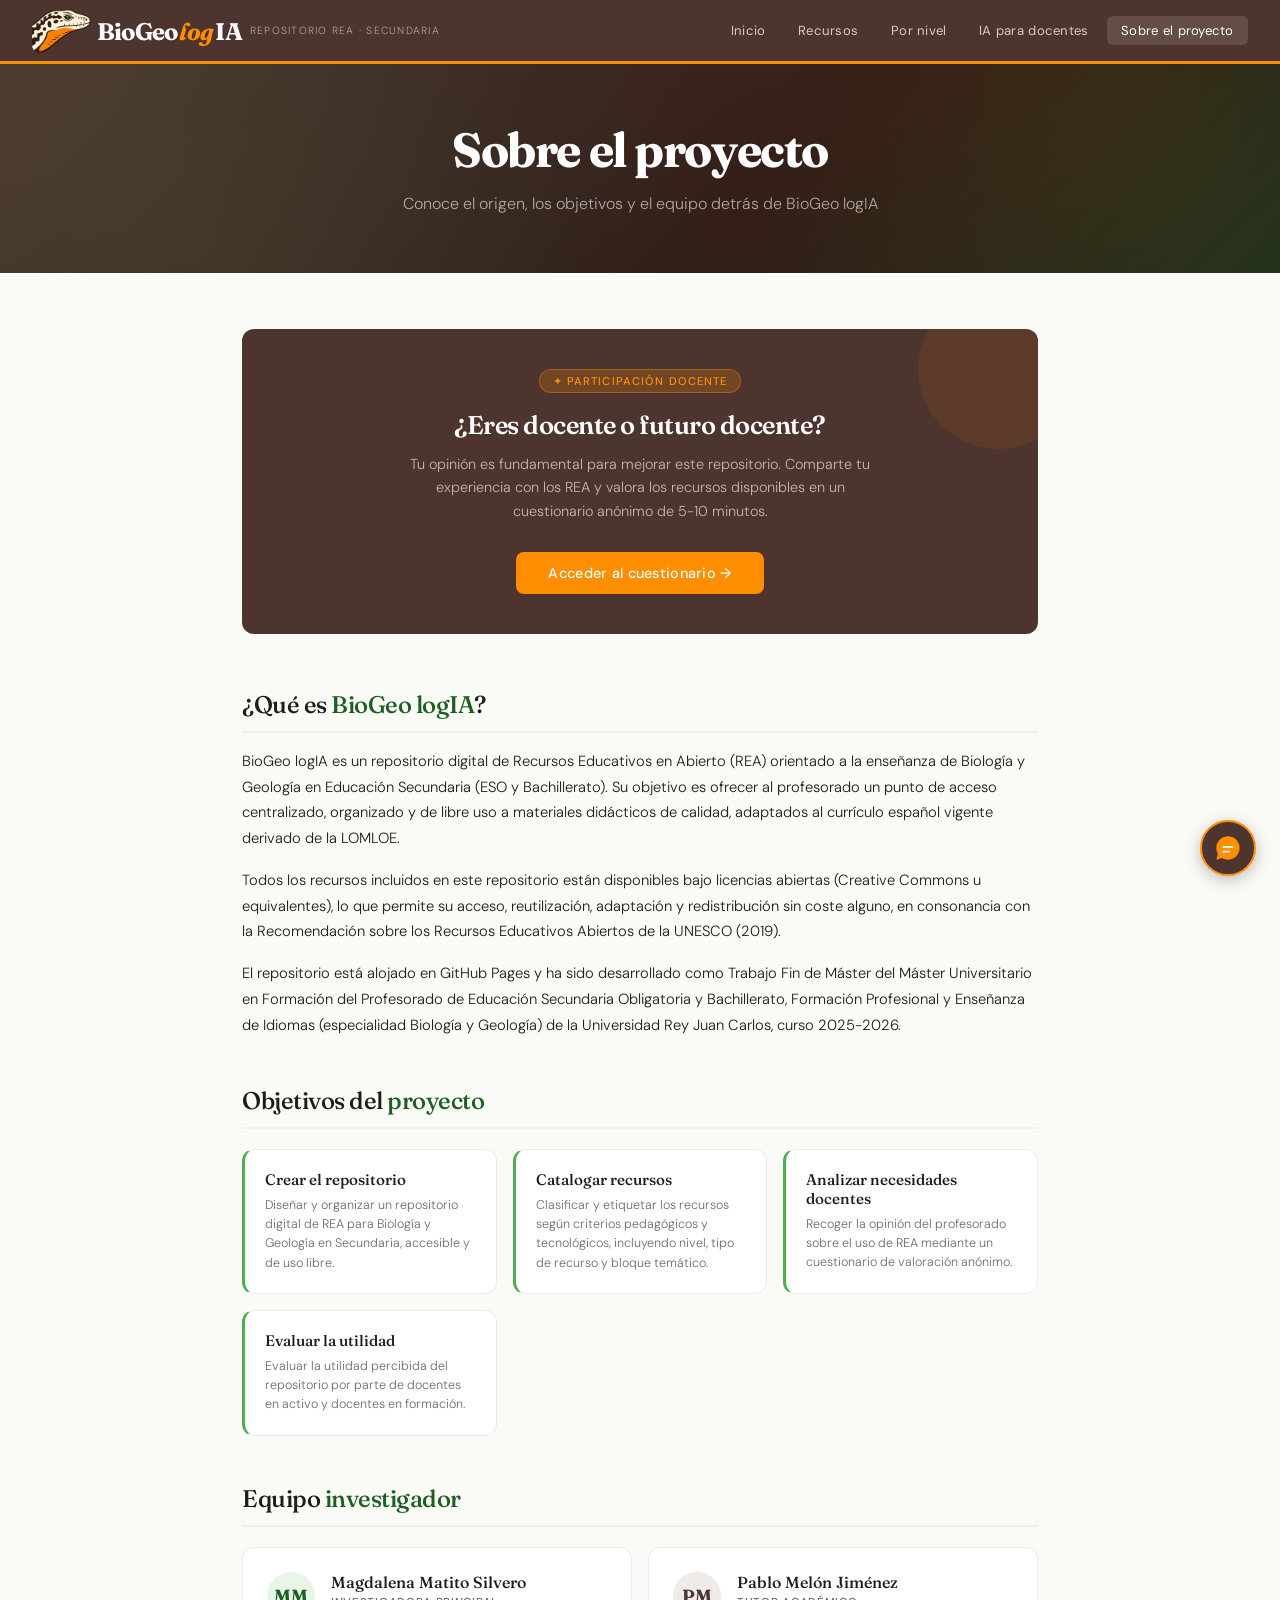
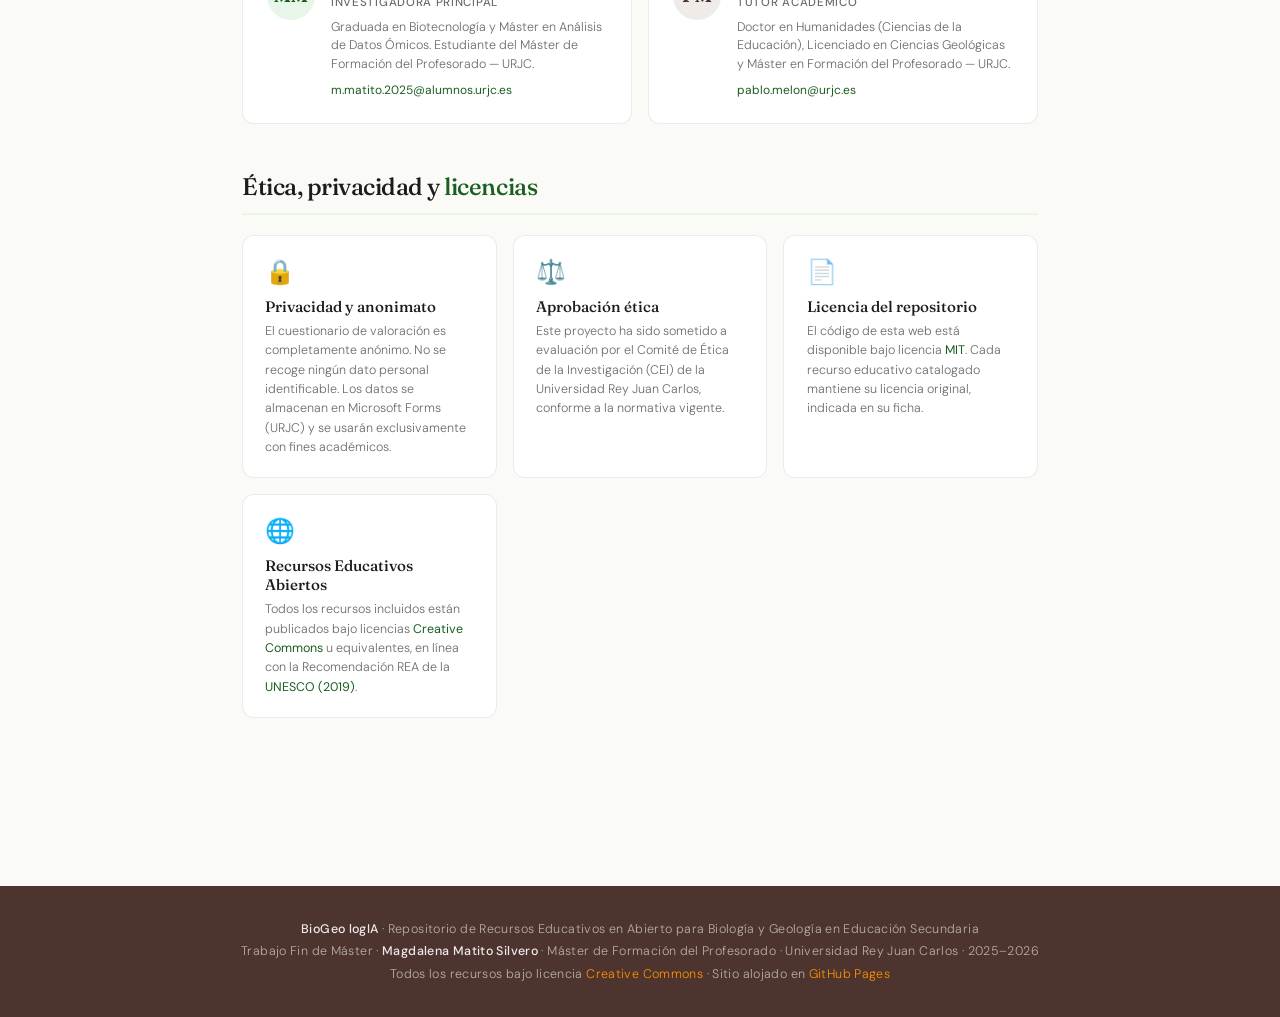
<file: sobre.html>
<!DOCTYPE html>
<html lang="es">
<head>
<meta charset="UTF-8">
<meta name="viewport" content="width=device-width, initial-scale=1.0">
<title>Sobre el proyecto · BioGeo logIA</title>
<meta name="description" content="Información sobre el proyecto BioGeo logIA, repositorio de REA para Biología y Geología en Educación Secundaria. TFM — URJC 2025-2026.">
<link rel="icon" type="image/x-icon" href="./favicon.ico">
<link rel="icon" type="image/png" sizes="16x16" href="./assets/icons/favicon-16x16.png">
<link rel="icon" type="image/png" sizes="32x32" href="./assets/icons/favicon-32x32.png">
<link rel="apple-touch-icon" sizes="180x180" href="./assets/icons/apple-touch-icon.png">
<link rel="manifest" href="./site.webmanifest">
<link href="https://fonts.googleapis.com/css2?family=Fraunces:ital,opsz,wght@0,9..144,300;0,9..144,500;0,9..144,700;1,9..144,300&family=DM+Sans:wght@300;400;500&display=swap" rel="stylesheet">
<link rel="stylesheet" href="assets/css/styles.css">
</head>
<body>

<!-- ── CABECERA ── -->
<header>
  <a href="index.html" class="logo">
    <img class="logo-img" src="assets/logo-mark.png" alt="">
    <span class="logo-wm">BioGeo<span>log</span>IA</span>
    <span class="logo-sub">Repositorio REA · Secundaria</span>
  </a>
  <nav>
    <a href="index.html">Inicio</a>
    <a href="recursos.html">Recursos</a>
    <a href="niveles.html">Por nivel</a>
    <a href="ia.html">IA para docentes</a>
    <a href="sobre.html" class="active">Sobre el proyecto</a>
  </nav>
  <button class="hamburger" onclick="toggleMenu(this)" aria-label="Abrir menú">
    <span></span>
    <span></span>
    <span></span>
  </button>
</header>

<div class="nav-mobile" id="nav-mobile">
  <a href="index.html">Inicio</a>
  <a href="recursos.html">Recursos</a>
  <a href="niveles.html">Por nivel</a>
  <a href="ia.html">IA para docentes</a>
  <a href="sobre.html" class="active">Sobre el proyecto</a>
</div>

<!-- ── CABECERA DE PÁGINA ── -->
<div class="page-header">
  <div class="page-header-content">
    <h1>Sobre el proyecto</h1>
    <p>Conoce el origen, los objetivos y el equipo detrás de BioGeo logIA</p>
  </div>
</div>

<main>

  <!-- ── CTA CUESTIONARIO ── -->
  <div class="cta-box">
    <div class="cta-badge">✦ Participación docente</div>
    <h2>¿Eres docente o futuro docente?</h2>
    <p>Tu opinión es fundamental para mejorar este repositorio. Comparte tu experiencia con los REA y valora los recursos disponibles en un cuestionario anónimo de 5-10 minutos.</p>
    <!-- ENLACE CUESTIONARIO (Microsoft Forms) -->
    <a href="https://forms.cloud.microsoft/e/v362Q1aN7K" class="btn-cta activo" target="_blank" rel="noopener noreferrer">
      Acceder al cuestionario →
    </a>
  </div>

  <!-- ── QUÉ ES ── -->
  <div class="content-section">
    <h2>¿Qué es <span>BioGeo logIA</span>?</h2>
    <p>BioGeo logIA es un repositorio digital de Recursos Educativos en Abierto (REA) orientado a la enseñanza de Biología y Geología en Educación Secundaria (ESO y Bachillerato). Su objetivo es ofrecer al profesorado un punto de acceso centralizado, organizado y de libre uso a materiales didácticos de calidad, adaptados al currículo español vigente derivado de la LOMLOE.</p>
    <p>Todos los recursos incluidos en este repositorio están disponibles bajo licencias abiertas (Creative Commons u equivalentes), lo que permite su acceso, reutilización, adaptación y redistribución sin coste alguno, en consonancia con la Recomendación sobre los Recursos Educativos Abiertos de la UNESCO (2019).</p>
    <p>El repositorio está alojado en GitHub Pages y ha sido desarrollado como Trabajo Fin de Máster del Máster Universitario en Formación del Profesorado de Educación Secundaria Obligatoria y Bachillerato, Formación Profesional y Enseñanza de Idiomas (especialidad Biología y Geología) de la Universidad Rey Juan Carlos, curso 2025-2026.</p>
  </div>

  <!-- ── OBJETIVOS ── -->
  <div class="content-section">
    <h2>Objetivos del <span>proyecto</span></h2>
    <div class="objetivos">
      <div class="objetivo-card">
        <h4>Crear el repositorio</h4>
        <p>Diseñar y organizar un repositorio digital de REA para Biología y Geología en Secundaria, accesible y de uso libre.</p>
      </div>
      <div class="objetivo-card">
        <h4>Catalogar recursos</h4>
        <p>Clasificar y etiquetar los recursos según criterios pedagógicos y tecnológicos, incluyendo nivel, tipo de recurso y bloque temático.</p>
      </div>
      <div class="objetivo-card">
        <h4>Analizar necesidades docentes</h4>
        <p>Recoger la opinión del profesorado sobre el uso de REA mediante un cuestionario de valoración anónimo.</p>
      </div>
      <div class="objetivo-card">
        <h4>Evaluar la utilidad</h4>
        <p>Evaluar la utilidad percibida del repositorio por parte de docentes en activo y docentes en formación.</p>
      </div>
    </div>
  </div>

  <!-- ── EQUIPO ── -->
  <div class="content-section">
    <h2>Equipo <span>investigador</span></h2>
    <div class="equipo">
      <div class="persona-card">
        <div class="avatar investigadora">MM</div>
        <div class="persona-info">
          <h4>Magdalena Matito Silvero</h4>
          <div class="persona-rol">Investigadora principal</div>
          <p>Graduada en Biotecnología y Máster en Análisis de Datos Ómicos. Estudiante del Máster de Formación del Profesorado — URJC.</p>
          <a href="mailto:m.matito.2025@alumnos.urjc.es" class="persona-email">m.matito.2025@alumnos.urjc.es</a>
        </div>
      </div>
      <div class="persona-card">
        <div class="avatar tutor">PM</div>
        <div class="persona-info">
          <h4>Pablo Melón Jiménez</h4>
          <div class="persona-rol">Tutor académico</div>
          <p>Doctor en Humanidades (Ciencias de la Educación), Licenciado en Ciencias Geológicas y Máster en Formación del Profesorado — URJC.</p>
          <a href="mailto:pablo.melon@urjc.es" class="persona-email">pablo.melon@urjc.es</a>
        </div>
      </div>
    </div>
  </div>

  <!-- ── ÉTICA Y LICENCIAS ── -->
  <div class="content-section">
    <h2>Ética, privacidad y <span>licencias</span></h2>
    <div class="info-grid">
      <div class="info-card">
        <span class="info-card-icon">🔒</span>
        <h4>Privacidad y anonimato</h4>
        <p>El cuestionario de valoración es completamente anónimo. No se recoge ningún dato personal identificable. Los datos se almacenan en Microsoft Forms (URJC) y se usarán exclusivamente con fines académicos.</p>
      </div>
      <div class="info-card">
        <span class="info-card-icon">⚖️</span>
        <h4>Aprobación ética</h4>
        <p>Este proyecto ha sido sometido a evaluación por el Comité de Ética de la Investigación (CEI) de la Universidad Rey Juan Carlos, conforme a la normativa vigente.</p>
      </div>
      <div class="info-card">
        <span class="info-card-icon">📄</span>
        <h4>Licencia del repositorio</h4>
        <p>El código de esta web está disponible bajo licencia <a href="https://opensource.org/licenses/MIT" target="_blank">MIT</a>. Cada recurso educativo catalogado mantiene su licencia original, indicada en su ficha.</p>
      </div>
      <div class="info-card">
        <span class="info-card-icon">🌐</span>
        <h4>Recursos Educativos Abiertos</h4>
        <p>Todos los recursos incluidos están publicados bajo licencias <a href="https://creativecommons.org/licenses/" target="_blank">Creative Commons</a> u equivalentes, en línea con la Recomendación REA de la <a href="https://www.unesco.org/es/open-educational-resources" target="_blank">UNESCO (2019)</a>.</p>
      </div>
    </div>
  </div>

</main>

<!-- ── PIE DE PÁGINA ── -->
<footer>
  <p><strong>BioGeo logIA</strong> · Repositorio de Recursos Educativos en Abierto para Biología y Geología en Educación Secundaria</p>
  <p>Trabajo Fin de Máster · <strong>Magdalena Matito Silvero</strong> · Máster de Formación del Profesorado · Universidad Rey Juan Carlos · 2025–2026</p>
  <p>Todos los recursos bajo licencia <a href="https://creativecommons.org/licenses/by/4.0/" target="_blank">Creative Commons</a> · Sitio alojado en <a href="https://pages.github.com" target="_blank">GitHub Pages</a></p>
</footer>

<script src="assets/js/main.js"></script>
<script src="assets/js/chatbot.js"></script>
</body>
</html>
</file>
<file: assets/css/styles.css>
/* ─── VARIABLES ─────────────────────────────────── */
:root {
  --bio: #1B5E20;
  --bio-light: #E8F5E9;
  --bio-mid: #4CAF50;
  --geo: #4E342E;
  --geo-light: #EFEBE9;
  --geo-mid: #8D6E63;
  --accent: #FF8F00;
  --bg: #FAFAF7;
  --surface: #FFFFFF;
  --text: #1C1C1A;
  --text-muted: #6B6B67;
  --border: rgba(0,0,0,0.08);
  --radius: 12px;

  /* niveles.html */
  --eso1: #1565C0;
  --eso1-light: #E3F2FD;
  --eso3: #6A1B9A;
  --eso3-light: #F3E5F5;
  --eso4: #00695C;
  --eso4-light: #E0F2F1;

  /* ia.html */
  --ia-general: #1565C0;
  --ia-general-light: #E3F2FD;
  --ia-edu: #6A1B9A;
  --ia-edu-light: #F3E5F5;
  --ia-visual: #00695C;
  --ia-visual-light: #E0F2F1;
}

/* ─── RESET ──────────────────────────────────────── */
* { margin: 0; padding: 0; box-sizing: border-box; }

body {
  font-family: 'DM Sans', sans-serif;
  background: var(--bg);
  color: var(--text);
  min-height: 100vh;
}

/* ─── HEADER ─────────────────────────────────────── */
header {
  background: var(--geo);
  padding: 0 2rem;
  position: sticky;
  top: 0;
  z-index: 100;
  display: flex;
  align-items: center;
  justify-content: space-between;
  height: 64px;
  border-bottom: 3px solid var(--accent);
}

.logo {
  font-family: 'Fraunces', serif;
  font-size: 1.5rem;
  font-weight: 700;
  color: #FFF;
  letter-spacing: -0.03em;
  display: flex;
  align-items: center;
  text-decoration: none;
}

.logo-wm {
  display: flex;
  align-items: baseline;
  gap: 2px;
  line-height: 1;
  transform: translateY(1px);
}

.logo-wm > span { color: var(--accent); font-style: italic; }

.logo-img {
  height: 44px;
  width: auto;
  display: block;
  align-self: center;
  margin-right: 0.35rem;
}

@media (max-width: 640px) {
  .logo-img { height: 36px; }
}

.logo-sub {
  font-family: 'DM Sans', sans-serif;
  font-size: 0.65rem;
  font-weight: 300;
  color: rgba(255,255,255,0.55);
  letter-spacing: 0.12em;
  text-transform: uppercase;
  margin-left: 0.5rem;
  align-self: center;
}

nav { display: flex; gap: 0.25rem; }

nav a {
  font-size: 0.82rem;
  font-weight: 400;
  color: rgba(255,255,255,0.75);
  text-decoration: none;
  padding: 0.4rem 0.9rem;
  border-radius: 6px;
  transition: all 0.2s;
  letter-spacing: 0.02em;
}

nav a:hover, nav a.active {
  background: rgba(255,255,255,0.12);
  color: #FFF;
}

/* ─── HAMBURGUESA ────────────────────────────────── */
.hamburger {
  display: none;
  flex-direction: column;
  justify-content: center;
  gap: 5px;
  background: none;
  border: none;
  cursor: pointer;
  padding: 0.4rem;
  z-index: 200;
}

.hamburger span {
  display: block;
  width: 24px;
  height: 2px;
  background: #FFF;
  border-radius: 2px;
  transition: all 0.3s;
}

.hamburger.open span:nth-child(1) { transform: translateY(7px) rotate(45deg); }
.hamburger.open span:nth-child(2) { opacity: 0; }
.hamburger.open span:nth-child(3) { transform: translateY(-7px) rotate(-45deg); }

.nav-mobile {
  display: none;
  position: fixed;
  top: 67px;
  left: 0; right: 0;
  background: var(--geo);
  border-top: 1px solid rgba(255,255,255,0.1);
  padding: 1rem;
  z-index: 99;
  flex-direction: column;
  gap: 0.25rem;
}

.nav-mobile.open { display: flex; }

.nav-mobile a {
  font-size: 0.95rem;
  font-weight: 400;
  color: rgba(255,255,255,0.75);
  text-decoration: none;
  padding: 0.75rem 1rem;
  border-radius: 8px;
  transition: all 0.2s;
  letter-spacing: 0.02em;
}

.nav-mobile a:hover, .nav-mobile a.active {
  background: rgba(255,255,255,0.12);
  color: #FFF;
}

@media (max-width: 640px) {
  .hamburger { display: flex; }
  nav { display: none; }
  .logo-sub { display: none; }
}

/* ─── MAIN ───────────────────────────────────────── */
main {
  max-width: 1100px;
  margin: 0 auto;
  padding: 3rem 2rem;
}

/* sobre.html usa columna más estrecha para legibilidad */
main:has(.content-section) {
  max-width: 860px;
  padding: 3.5rem 2rem;
}

/* ─── FOOTER ─────────────────────────────────────── */
footer {
  background: var(--geo);
  color: rgba(255,255,255,0.6);
  text-align: center;
  padding: 2rem;
  font-size: 0.78rem;
  font-weight: 300;
  margin-top: 4rem;
  letter-spacing: 0.03em;
  line-height: 1.8;
}

footer strong { color: rgba(255,255,255,0.9); font-weight: 500; }
footer a { color: var(--accent); text-decoration: none; }

/* ─── PAGE HEADER (páginas interiores) ──────────── */
.page-header {
  background: linear-gradient(135deg, var(--geo) 0%, #2E1B18 60%, #1B2E1B 100%);
  padding: 3.5rem 2rem;
  text-align: center;
  position: relative;
  overflow: hidden;
}

.page-header::before {
  content: '';
  position: absolute;
  inset: 0;
  background-image:
    radial-gradient(circle at 15% 85%, rgba(76,175,80,0.12) 0%, transparent 50%),
    radial-gradient(circle at 85% 15%, rgba(255,143,0,0.08) 0%, transparent 50%);
}

.page-header-content { position: relative; z-index: 1; }

.page-header h1 {
  font-family: 'Fraunces', serif;
  font-size: clamp(2rem, 4vw, 3rem);
  font-weight: 700;
  color: #FFF;
  letter-spacing: -0.03em;
  margin-bottom: 0.75rem;
}

.page-header p {
  font-size: 1rem;
  color: rgba(255,255,255,0.6);
  font-weight: 300;
  max-width: 520px;
  margin: 0 auto;
  line-height: 1.6;
}

/* ─── FILTER-BTN (base) ──────────────────────────── */
/* .filters .filter-btn (index) y .filter-bar .filter-btn (recursos) lo sobreescriben */
.filter-btn {
  border: 1px solid var(--border);
  border-radius: 100px;
  font-family: 'DM Sans', sans-serif;
  cursor: pointer;
  color: var(--text-muted);
  transition: all 0.2s;
  font-weight: 400;
}

.filter-btn:hover, .filter-btn.active,
.filters .filter-btn:hover, .filters .filter-btn.active,
.filter-bar .filter-btn:hover, .filter-bar .filter-btn.active {
  background: var(--geo);
  color: #FFF;
  border-color: var(--geo);
}

/* ─── RESOURCE-FOOTER (base) ─────────────────────── */
.resource-footer {
  display: flex;
  align-items: center;
  justify-content: space-between;
  border-top: 1px solid var(--border);
}

/* ─── TAG (base) ─────────────────────────────────── */
.tag {
  font-size: 0.68rem;
  font-weight: 500;
  padding: 2px 8px;
  border-radius: 4px;
  letter-spacing: 0.04em;
}

.tag.nivel   { background: var(--bio-light); color: var(--bio); }
.tag.materia { background: var(--geo-light); color: var(--geo); }
/* .tag.tipo y .tag.idioma → sección recursos.html */


/* =====================================================
   index.html
===================================================== */

.hero {
  background: linear-gradient(135deg, var(--geo) 0%, #2E1B18 50%, #1B2E1B 100%);
  padding: 5rem 2rem 4rem;
  text-align: center;
  position: relative;
  overflow: hidden;
}

.hero::before {
  content: '';
  position: absolute;
  inset: 0;
  background-image:
    radial-gradient(circle at 20% 80%, rgba(76,175,80,0.15) 0%, transparent 50%),
    radial-gradient(circle at 80% 20%, rgba(255,143,0,0.10) 0%, transparent 50%);
}

.hero-content {
  position: relative;
  z-index: 1;
  max-width: 700px;
  margin: 0 auto;
}

.hero-badge {
  display: inline-flex;
  align-items: center;
  gap: 6px;
  background: rgba(255,143,0,0.15);
  border: 1px solid rgba(255,143,0,0.3);
  color: var(--accent);
  font-size: 0.72rem;
  font-weight: 500;
  letter-spacing: 0.1em;
  text-transform: uppercase;
  padding: 0.3rem 0.9rem;
  border-radius: 100px;
  margin-bottom: 1.5rem;
}

.hero h1 {
  font-family: 'Fraunces', serif;
  font-size: clamp(2.5rem, 5vw, 3.8rem);
  font-weight: 700;
  color: #FFF;
  line-height: 1.1;
  letter-spacing: -0.03em;
  margin-bottom: 1rem;
}

.hero h1 em { color: var(--accent); font-style: italic; }

.hero p {
  font-size: 1.05rem;
  color: rgba(255,255,255,0.65);
  line-height: 1.7;
  max-width: 520px;
  margin: 0 auto 2rem;
  font-weight: 300;
}

.hero-search {
  display: flex;
  max-width: 480px;
  margin: 0 auto;
  background: rgba(255,255,255,0.08);
  border: 1px solid rgba(255,255,255,0.15);
  border-radius: 10px;
  overflow: hidden;
}

.hero-search input {
  flex: 1;
  background: none;
  border: none;
  padding: 0.85rem 1.2rem;
  color: #FFF;
  font-size: 0.9rem;
  font-family: 'DM Sans', sans-serif;
  outline: none;
}

.hero-search input::placeholder { color: rgba(255,255,255,0.35); }

.hero-search button {
  background: var(--accent);
  border: none;
  padding: 0 1.5rem;
  color: #FFF;
  font-size: 0.85rem;
  font-weight: 500;
  font-family: 'DM Sans', sans-serif;
  cursor: pointer;
  transition: background 0.2s;
  letter-spacing: 0.03em;
}

.hero-search button:hover { background: #E65100; }

.stats {
  display: flex;
  justify-content: center;
  gap: 3rem;
  padding: 2rem;
  background: var(--surface);
  border-bottom: 1px solid var(--border);
  flex-wrap: wrap;
}

.stat { text-align: center; }

.stat-num {
  font-family: 'Fraunces', serif;
  font-size: 2rem;
  font-weight: 700;
  color: var(--bio);
  line-height: 1;
}

.stat-label {
  font-size: 0.78rem;
  color: var(--text-muted);
  font-weight: 400;
  letter-spacing: 0.05em;
  text-transform: uppercase;
  margin-top: 4px;
}

.ia-carousel-section {
  background: linear-gradient(135deg, #1B5E20 0%, #2E7D32 100%);
  padding: 3rem 2rem;
  position: relative;
  overflow: hidden;
}

.ia-carousel-section::before {
  content: '';
  position: absolute;
  inset: 0;
  background-image: radial-gradient(circle at 80% 20%, rgba(255,143,0,0.12) 0%, transparent 50%);
}

.ia-carousel-inner {
  max-width: 1100px;
  margin: 0 auto;
  position: relative;
  z-index: 1;
}

.ia-carousel-header {
  display: flex;
  align-items: flex-end;
  justify-content: space-between;
  margin-bottom: 1.5rem;
  flex-wrap: wrap;
  gap: 1rem;
}

.ia-carousel-title h2 {
  font-family: 'Fraunces', serif;
  font-size: 1.6rem;
  font-weight: 500;
  color: #FFF;
  letter-spacing: -0.02em;
  margin-bottom: 0.3rem;
}

.ia-carousel-title h2 em {
  color: var(--accent);
  font-style: italic;
}

.ia-carousel-title p {
  font-size: 0.85rem;
  color: rgba(255,255,255,0.7);
  font-weight: 300;
}

.ia-carousel-link {
  font-size: 0.85rem;
  font-weight: 500;
  color: var(--accent);
  text-decoration: none;
  display: inline-flex;
  align-items: center;
  gap: 4px;
  transition: gap 0.2s;
}

.ia-carousel-link:hover { gap: 8px; }

.ia-carousel-controls {
  display: flex;
  gap: 6px;
  margin-left: auto;
}

.ia-arrow {
  width: 36px;
  height: 36px;
  border-radius: 50%;
  background: rgba(255,255,255,0.12);
  border: 1px solid rgba(255,255,255,0.2);
  color: #FFF;
  cursor: pointer;
  font-size: 1rem;
  transition: all 0.2s;
  display: flex;
  align-items: center;
  justify-content: center;
}

.ia-arrow:hover { background: rgba(255,255,255,0.25); }

.ia-carousel-track-wrapper {
  overflow: hidden;
  margin: 0 -0.5rem;
}

.ia-carousel-track {
  display: flex;
  gap: 0.85rem;
  padding: 0.25rem 0.5rem;
  transition: transform 0.4s ease;
}

.ia-card-mini {
  flex: 0 0 220px;
  background: rgba(255,255,255,0.08);
  border: 1px solid rgba(255,255,255,0.12);
  border-radius: 12px;
  padding: 1.1rem;
  cursor: pointer;
  transition: all 0.2s;
  text-decoration: none;
  color: #FFF;
  display: flex;
  flex-direction: column;
  gap: 0.5rem;
}

.ia-card-mini:hover {
  background: rgba(255,255,255,0.15);
  transform: translateY(-3px);
  border-color: var(--accent);
}

.ia-card-mini-emoji {
  font-size: 1.7rem;
  width: 42px;
  height: 42px;
  background: rgba(255,255,255,0.12);
  border-radius: 10px;
  display: flex;
  align-items: center;
  justify-content: center;
}

.ia-card-mini h4 {
  font-family: 'Fraunces', serif;
  font-size: 0.95rem;
  font-weight: 500;
  letter-spacing: -0.01em;
}

.ia-card-mini p {
  font-size: 0.72rem;
  color: rgba(255,255,255,0.65);
  font-weight: 300;
  line-height: 1.5;
  flex: 1;
}

.ia-card-mini-tag {
  font-size: 0.6rem;
  font-weight: 500;
  text-transform: uppercase;
  letter-spacing: 0.07em;
  color: var(--accent);
  margin-top: 4px;
}

.section-title {
  font-family: 'Fraunces', serif;
  font-size: 1.6rem;
  font-weight: 500;
  color: var(--text);
  letter-spacing: -0.02em;
  margin-bottom: 0.4rem;
}

.section-sub {
  font-size: 0.88rem;
  color: var(--text-muted);
  margin-bottom: 2rem;
  font-weight: 300;
}

.categories {
  display: grid;
  grid-template-columns: repeat(auto-fit, minmax(200px, 1fr));
  gap: 1rem;
  margin-bottom: 3.5rem;
}

.cat-card {
  background: var(--surface);
  border: 1px solid var(--border);
  border-radius: var(--radius);
  padding: 1.5rem;
  cursor: pointer;
  transition: all 0.2s;
  text-decoration: none;
  color: inherit;
  display: block;
  position: relative;
  overflow: hidden;
}

.cat-card::before {
  content: '';
  position: absolute;
  top: 0; left: 0; right: 0;
  height: 3px;
}

.cat-card.bio::before { background: var(--bio-mid); }
.cat-card.geo::before { background: var(--geo-mid); }
.cat-card.eco::before { background: #0097A7; }
.cat-card.evo::before { background: #7B1FA2; }

.cat-card:hover {
  transform: translateY(-3px);
  box-shadow: 0 8px 24px rgba(0,0,0,0.08);
  border-color: rgba(0,0,0,0.12);
}

.cat-icon {
  font-size: 1.8rem;
  margin-bottom: 0.8rem;
  display: block;
}

.cat-card h3 {
  font-family: 'Fraunces', serif;
  font-size: 1.05rem;
  font-weight: 500;
  margin-bottom: 0.3rem;
  letter-spacing: -0.01em;
}

.cat-card p {
  font-size: 0.78rem;
  color: var(--text-muted);
  line-height: 1.5;
  font-weight: 300;
}

.cat-count {
  margin-top: 1rem;
  font-size: 0.72rem;
  font-weight: 500;
  letter-spacing: 0.08em;
  text-transform: uppercase;
  color: var(--text-muted);
}

.filters {
  display: flex;
  gap: 0.5rem;
  margin-bottom: 1.5rem;
  flex-wrap: wrap;
}

.filters .filter-btn {
  background: var(--surface);
  padding: 0.4rem 1rem;
  font-size: 0.8rem;
}

.resources {
  display: grid;
  grid-template-columns: repeat(auto-fill, minmax(280px, 1fr));
  gap: 1.25rem;
}

.resource-card {
  background: var(--surface);
  border: 1px solid var(--border);
  border-radius: var(--radius);
  overflow: hidden;
  transition: all 0.2s;
}

.resource-card:hover {
  transform: translateY(-2px);
  box-shadow: 0 8px 20px rgba(0,0,0,0.07);
}

.resource-thumb {
  height: 130px;
  display: flex;
  align-items: center;
  justify-content: center;
  font-size: 3rem;
  position: relative;
}

.resource-thumb.video       { background: linear-gradient(135deg, #1B5E20, #2E7D32); }
.resource-thumb.sim         { background: linear-gradient(135deg, #0D47A1, #1565C0); }
.resource-thumb.doc         { background: linear-gradient(135deg, #4E342E, #6D4C41); }
.resource-thumb.interactive { background: linear-gradient(135deg, #4A148C, #6A1B9A); }

.resource-type-badge {
  position: absolute;
  top: 10px; right: 10px;
  background: rgba(255,255,255,0.2);
  border: 1px solid rgba(255,255,255,0.25);
  color: #FFF;
  font-size: 0.65rem;
  font-weight: 500;
  letter-spacing: 0.08em;
  text-transform: uppercase;
  padding: 3px 8px;
  border-radius: 6px;
}

.resource-body { padding: 1rem 1.1rem 1.1rem; }

.resource-meta {
  display: flex;
  gap: 6px;
  margin-bottom: 0.5rem;
  flex-wrap: wrap;
}

.resource-body h4 {
  font-family: 'Fraunces', serif;
  font-size: 0.98rem;
  font-weight: 500;
  line-height: 1.3;
  margin-bottom: 0.4rem;
  letter-spacing: -0.01em;
}

.resource-body p {
  font-size: 0.78rem;
  color: var(--text-muted);
  line-height: 1.55;
  font-weight: 300;
}

.resource-body .resource-footer {
  margin-top: 0.9rem;
  padding-top: 0.8rem;
}

.license {
  font-size: 0.68rem;
  color: var(--text-muted);
  font-weight: 400;
}

.btn-access {
  background: var(--geo);
  color: #FFF;
  border: none;
  border-radius: 6px;
  padding: 0.35rem 0.85rem;
  font-size: 0.75rem;
  font-family: 'DM Sans', sans-serif;
  cursor: pointer;
  font-weight: 500;
  transition: background 0.2s;
  text-decoration: none;
  letter-spacing: 0.02em;
  display: inline-block;
}

.btn-access:hover { background: #2E1B18; }


/* =====================================================
   recursos.html
===================================================== */

.stats-bar {
  display: flex;
  justify-content: center;
  gap: 2.5rem;
  margin-top: 2rem;
  flex-wrap: wrap;
}

.stat-item { text-align: center; }

.stat-item strong {
  display: block;
  font-family: 'Fraunces', serif;
  font-size: 1.8rem;
  font-weight: 700;
  color: var(--accent);
  line-height: 1;
}

.stat-item span {
  font-size: 0.72rem;
  color: rgba(255,255,255,0.5);
  text-transform: uppercase;
  letter-spacing: 0.08em;
  font-weight: 300;
}

.filter-bar {
  background: var(--surface);
  border-bottom: 1px solid var(--border);
  padding: 1rem 2rem;
  position: sticky;
  top: 64px;
  z-index: 90;
}

.filter-bar-inner {
  max-width: 1100px;
  margin: 0 auto;
  display: flex;
  gap: 0.5rem;
  flex-wrap: wrap;
  align-items: center;
}

.filter-label {
  font-size: 0.75rem;
  font-weight: 500;
  color: var(--text-muted);
  text-transform: uppercase;
  letter-spacing: 0.06em;
  margin-right: 0.5rem;
}

.filter-bar .filter-btn {
  background: var(--bg);
  padding: 0.35rem 0.9rem;
  font-size: 0.78rem;
}

.bloque { margin-bottom: 3.5rem; }

.bloque-header {
  display: flex;
  align-items: center;
  gap: 1rem;
  margin-bottom: 1.5rem;
  padding-bottom: 1rem;
  border-bottom: 2px solid var(--bio-light);
}

.bloque-icon {
  font-size: 1.8rem;
  width: 52px;
  height: 52px;
  display: flex;
  align-items: center;
  justify-content: center;
  background: var(--bio-light);
  border-radius: 12px;
  flex-shrink: 0;
}

.bloque-info h2 {
  font-family: 'Fraunces', serif;
  font-size: 1.4rem;
  font-weight: 500;
  color: var(--text);
  letter-spacing: -0.02em;
}

.bloque-info p {
  font-size: 0.8rem;
  color: var(--text-muted);
  font-weight: 300;
  margin-top: 2px;
}

.bloque-count {
  margin-left: auto;
  background: var(--bio-light);
  color: var(--bio);
  font-size: 0.72rem;
  font-weight: 500;
  letter-spacing: 0.06em;
  text-transform: uppercase;
  padding: 0.3rem 0.8rem;
  border-radius: 100px;
  white-space: nowrap;
}

.resource-grid {
  display: grid;
  grid-template-columns: repeat(auto-fill, minmax(300px, 1fr));
  gap: 1.25rem;
}

/* flex para que el footer quede pegado abajo con Dublin Core */
.resource-grid .resource-card {
  display: flex;
  flex-direction: column;
}

.resource-grid .resource-card:hover {
  border-color: rgba(0,0,0,0.12);
}

.resource-card-top {
  padding: 1.1rem 1.2rem 0.8rem;
  flex: 1;
}

.resource-tags {
  display: flex;
  gap: 5px;
  flex-wrap: wrap;
  margin-bottom: 0.65rem;
}

/* override de .tag para recursos: uppercase y tamaño menor */
.resource-grid .tag {
  font-size: 0.65rem;
  text-transform: uppercase;
}

.tag.tipo   { background: var(--geo-light); color: var(--geo); }
.tag.idioma { background: #FFF8E1; color: #E65100; }

.resource-card h3 {
  font-family: 'Fraunces', serif;
  font-size: 1rem;
  font-weight: 500;
  line-height: 1.3;
  margin-bottom: 0.5rem;
  letter-spacing: -0.01em;
  color: var(--text);
}

.resource-card .descripcion {
  font-size: 0.78rem;
  color: var(--text-muted);
  line-height: 1.6;
  font-weight: 300;
}

.dublin-core {
  padding: 0.8rem 1.2rem;
  background: var(--bg);
  border-top: 1px solid var(--border);
}

.dc-grid {
  display: grid;
  grid-template-columns: 1fr 1fr;
  gap: 4px 12px;
}

.dc-item { display: flex; flex-direction: column; }

.dc-label {
  font-size: 0.6rem;
  font-weight: 500;
  color: var(--text-muted);
  text-transform: uppercase;
  letter-spacing: 0.07em;
}

.dc-value {
  font-size: 0.72rem;
  color: var(--text);
  font-weight: 400;
  line-height: 1.4;
}

.resource-grid .resource-footer {
  padding: 0.75rem 1.2rem;
}

.licencia {
  font-size: 0.68rem;
  color: var(--text-muted);
  font-weight: 400;
}

.btn-acceder {
  background: var(--geo);
  color: #FFF;
  border: none;
  border-radius: 6px;
  padding: 0.35rem 0.9rem;
  font-size: 0.75rem;
  font-family: 'DM Sans', sans-serif;
  cursor: pointer;
  font-weight: 500;
  transition: background 0.2s;
  text-decoration: none;
  letter-spacing: 0.02em;
}

.btn-acceder:hover { background: #2E1B18; }


/* =====================================================
   niveles.html
===================================================== */

.curso-tabs {
  background: var(--surface);
  border-bottom: 1px solid var(--border);
  padding: 0 2rem;
  position: sticky;
  top: 64px;
  z-index: 90;
  display: flex;
  max-width: 100%;
  overflow-x: auto;
}

.curso-tab {
  padding: 1rem 1.5rem;
  font-size: 0.88rem;
  font-weight: 500;
  color: var(--text-muted);
  text-decoration: none;
  border-bottom: 3px solid transparent;
  transition: all 0.2s;
  white-space: nowrap;
  font-family: 'DM Sans', sans-serif;
  cursor: pointer;
  background: none;
  border-top: none;
  border-left: none;
  border-right: none;
}

.curso-tab:hover { color: var(--text); }
.curso-tab.eso1.active { color: var(--eso1); border-bottom-color: var(--eso1); }
.curso-tab.eso3.active { color: var(--eso3); border-bottom-color: var(--eso3); }
.curso-tab.eso4.active { color: var(--eso4); border-bottom-color: var(--eso4); }

.curso-section { display: none; }
.curso-section.active { display: block; }

.curso-header {
  display: flex;
  align-items: flex-start;
  gap: 1.5rem;
  margin-bottom: 2.5rem;
  padding: 2rem;
  border-radius: var(--radius);
  border-left: 4px solid;
}

.curso-header.eso1 { background: var(--eso1-light); border-color: var(--eso1); }
.curso-header.eso3 { background: var(--eso3-light); border-color: var(--eso3); }
.curso-header.eso4 { background: var(--eso4-light); border-color: var(--eso4); }

.curso-badge {
  font-family: 'Fraunces', serif;
  font-size: 2.5rem;
  font-weight: 700;
  line-height: 1;
  flex-shrink: 0;
}

.curso-badge.eso1 { color: var(--eso1); }
.curso-badge.eso3 { color: var(--eso3); }
.curso-badge.eso4 { color: var(--eso4); }

.curso-info h2 {
  font-family: 'Fraunces', serif;
  font-size: 1.5rem;
  font-weight: 600;
  letter-spacing: -0.02em;
  margin-bottom: 0.4rem;
}

.curso-info p {
  font-size: 0.88rem;
  color: var(--text-muted);
  font-weight: 300;
  line-height: 1.6;
  max-width: 600px;
}

.curso-stats {
  margin-left: auto;
  display: flex;
  flex-direction: column;
  align-items: flex-end;
  gap: 4px;
  flex-shrink: 0;
}

.curso-stat-num {
  font-family: 'Fraunces', serif;
  font-size: 2rem;
  font-weight: 700;
  line-height: 1;
}

.curso-stat-num.eso1 { color: var(--eso1); }
.curso-stat-num.eso3 { color: var(--eso3); }
.curso-stat-num.eso4 { color: var(--eso4); }

.curso-stat-label {
  font-size: 0.7rem;
  color: var(--text-muted);
  text-transform: uppercase;
  letter-spacing: 0.07em;
  font-weight: 400;
}

.bloques-grid {
  display: grid;
  grid-template-columns: repeat(auto-fill, minmax(300px, 1fr));
  gap: 1.25rem;
}

.bloque-card {
  background: var(--surface);
  border: 1px solid var(--border);
  border-radius: var(--radius);
  padding: 1.4rem;
  text-decoration: none;
  color: inherit;
  display: block;
  transition: all 0.2s;
  position: relative;
  overflow: hidden;
}

.bloque-card::before {
  content: '';
  position: absolute;
  top: 0; left: 0; right: 0;
  height: 3px;
}

.bloque-card.eso1::before { background: var(--eso1); }
.bloque-card.eso3::before { background: var(--eso3); }
.bloque-card.eso4::before { background: var(--eso4); }

.bloque-card:hover {
  transform: translateY(-3px);
  box-shadow: 0 8px 24px rgba(0,0,0,0.08);
  border-color: rgba(0,0,0,0.12);
}

.bloque-card-top {
  display: flex;
  align-items: flex-start;
  gap: 0.9rem;
  margin-bottom: 0.9rem;
}

.bloque-emoji {
  font-size: 1.6rem;
  width: 44px;
  height: 44px;
  display: flex;
  align-items: center;
  justify-content: center;
  background: var(--bg);
  border-radius: 10px;
  flex-shrink: 0;
}

.bloque-card h3 {
  font-family: 'Fraunces', serif;
  font-size: 1rem;
  font-weight: 500;
  letter-spacing: -0.01em;
  line-height: 1.3;
  margin-bottom: 0.2rem;
}

.bloque-card .num-recursos {
  font-size: 0.7rem;
  font-weight: 500;
  text-transform: uppercase;
  letter-spacing: 0.07em;
  color: var(--text-muted);
}

.bloque-card p {
  font-size: 0.78rem;
  color: var(--text-muted);
  line-height: 1.55;
  font-weight: 300;
  margin-bottom: 1rem;
}

.bloque-tags {
  display: flex;
  gap: 5px;
  flex-wrap: wrap;
}

.btag {
  font-size: 0.65rem;
  font-weight: 500;
  padding: 2px 8px;
  border-radius: 4px;
  letter-spacing: 0.04em;
  text-transform: uppercase;
}

.btag.eso1  { background: var(--eso1-light); color: var(--eso1); }
.btag.eso3  { background: var(--eso3-light); color: var(--eso3); }
.btag.eso4  { background: var(--eso4-light); color: var(--eso4); }
.btag.comun { background: var(--bio-light);  color: var(--bio); }

.btn-ver {
  display: inline-flex;
  align-items: center;
  gap: 5px;
  margin-top: 1rem;
  font-size: 0.78rem;
  font-weight: 500;
  color: var(--geo);
  text-decoration: none;
  transition: gap 0.2s;
}

.bloque-card:hover .btn-ver { gap: 8px; }


/* =====================================================
   sobre.html
===================================================== */

.cta-box {
  background: var(--geo);
  border-radius: var(--radius);
  padding: 2.5rem;
  text-align: center;
  margin-bottom: 3.5rem;
  position: relative;
  overflow: hidden;
}

.cta-box::before {
  content: '';
  position: absolute;
  top: -40px; right: -40px;
  width: 160px; height: 160px;
  border-radius: 50%;
  background: rgba(255,143,0,0.08);
}

.cta-badge {
  display: inline-block;
  background: rgba(255,143,0,0.2);
  border: 1px solid rgba(255,143,0,0.35);
  color: var(--accent);
  font-size: 0.7rem;
  font-weight: 500;
  letter-spacing: 0.1em;
  text-transform: uppercase;
  padding: 0.25rem 0.8rem;
  border-radius: 100px;
  margin-bottom: 1rem;
}

.cta-box h2 {
  font-family: 'Fraunces', serif;
  font-size: 1.6rem;
  font-weight: 600;
  color: #FFF;
  letter-spacing: -0.02em;
  margin-bottom: 0.75rem;
}

.cta-box p {
  font-size: 0.9rem;
  color: rgba(255,255,255,0.65);
  font-weight: 300;
  line-height: 1.65;
  max-width: 480px;
  margin: 0 auto 1.75rem;
}

.btn-cta {
  display: inline-flex;
  align-items: center;
  gap: 8px;
  background: var(--accent);
  color: #FFF;
  text-decoration: none;
  font-size: 0.9rem;
  font-weight: 500;
  padding: 0.75rem 2rem;
  border-radius: 8px;
  transition: background 0.2s;
  letter-spacing: 0.02em;
  font-family: 'DM Sans', sans-serif;
  border: none;
  cursor: not-allowed;
  opacity: 0.6;
}

.btn-cta.activo {
  cursor: pointer;
  opacity: 1;
}

.btn-cta.activo:hover { background: #E65100; }

.cta-aviso {
  margin-top: 1rem;
  font-size: 0.75rem;
  color: rgba(255,255,255,0.4);
  font-weight: 300;
  font-style: italic;
}

.content-section { margin-bottom: 3rem; }

.content-section h2 {
  font-family: 'Fraunces', serif;
  font-size: 1.5rem;
  font-weight: 500;
  color: var(--text);
  letter-spacing: -0.02em;
  margin-bottom: 0.4rem;
  padding-bottom: 0.75rem;
  border-bottom: 2px solid var(--bio-light);
}

.content-section h2 span { color: var(--bio); }

.content-section p {
  font-size: 0.92rem;
  line-height: 1.75;
  color: var(--text);
  font-weight: 300;
  margin-top: 1rem;
}

.objetivos {
  display: grid;
  grid-template-columns: repeat(auto-fit, minmax(240px, 1fr));
  gap: 1rem;
  margin-top: 1.25rem;
}

.objetivo-card {
  background: var(--surface);
  border: 1px solid var(--border);
  border-radius: var(--radius);
  padding: 1.25rem;
  border-left: 3px solid var(--bio-mid);
}

.objetivo-card h4 {
  font-family: 'Fraunces', serif;
  font-size: 0.95rem;
  font-weight: 500;
  margin-bottom: 0.4rem;
  color: var(--text);
}

.objetivo-card p {
  font-size: 0.78rem;
  color: var(--text-muted);
  line-height: 1.55;
  margin-top: 0;
}

.equipo {
  display: grid;
  grid-template-columns: repeat(auto-fit, minmax(280px, 1fr));
  gap: 1rem;
  margin-top: 1.25rem;
}

.persona-card {
  background: var(--surface);
  border: 1px solid var(--border);
  border-radius: var(--radius);
  padding: 1.5rem;
  display: flex;
  gap: 1rem;
  align-items: flex-start;
}

.avatar {
  width: 48px;
  height: 48px;
  border-radius: 50%;
  display: flex;
  align-items: center;
  justify-content: center;
  font-family: 'Fraunces', serif;
  font-size: 1.1rem;
  font-weight: 700;
  flex-shrink: 0;
}

.avatar.investigadora { background: var(--bio-light); color: var(--bio); }
.avatar.tutor         { background: var(--geo-light); color: var(--geo); }

.persona-info h4 {
  font-family: 'Fraunces', serif;
  font-size: 1rem;
  font-weight: 500;
  margin-bottom: 0.2rem;
}

.persona-rol {
  font-size: 0.72rem;
  font-weight: 500;
  letter-spacing: 0.06em;
  text-transform: uppercase;
  color: var(--text-muted);
  margin-bottom: 0.5rem;
}

.persona-info p {
  font-size: 0.78rem;
  color: var(--text-muted);
  line-height: 1.5;
  margin-top: 0;
  font-weight: 300;
}

.persona-email {
  display: inline-block;
  margin-top: 0.5rem;
  font-size: 0.75rem;
  color: var(--bio);
  text-decoration: none;
  font-weight: 400;
}

.persona-email:hover { text-decoration: underline; }

.info-grid {
  display: grid;
  grid-template-columns: repeat(auto-fit, minmax(240px, 1fr));
  gap: 1rem;
  margin-top: 1.25rem;
}

.info-card {
  background: var(--surface);
  border: 1px solid var(--border);
  border-radius: var(--radius);
  padding: 1.25rem 1.4rem;
}

.info-card-icon {
  font-size: 1.5rem;
  margin-bottom: 0.6rem;
  display: block;
}

.info-card h4 {
  font-family: 'Fraunces', serif;
  font-size: 0.95rem;
  font-weight: 500;
  margin-bottom: 0.4rem;
}

.info-card p {
  font-size: 0.78rem;
  color: var(--text-muted);
  line-height: 1.55;
  margin-top: 0;
  font-weight: 300;
}

.info-card a { color: var(--bio); text-decoration: none; font-weight: 400; }
.info-card a:hover { text-decoration: underline; }


/* =====================================================
   ia.html
===================================================== */

.aviso {
  background: #FFF8E1;
  border: 1px solid #FFD54F;
  border-left: 4px solid var(--accent);
  border-radius: var(--radius);
  padding: 1rem 1.4rem;
  margin-bottom: 3rem;
  font-size: 0.85rem;
  color: #5D4037;
  line-height: 1.6;
}

.ia-section { margin-bottom: 3.5rem; }

.ia-section-header {
  display: flex;
  align-items: center;
  gap: 1rem;
  margin-bottom: 1.5rem;
  padding-bottom: 1rem;
  border-bottom: 2px solid;
}

.ia-section-header.general  { border-color: var(--ia-general-light); }
.ia-section-header.educativa { border-color: var(--ia-edu-light); }
.ia-section-header.visual   { border-color: var(--ia-visual-light); }

.ia-section-icon {
  width: 48px;
  height: 48px;
  border-radius: 12px;
  display: flex;
  align-items: center;
  justify-content: center;
  font-size: 1.5rem;
  flex-shrink: 0;
}

.ia-section-icon.general  { background: var(--ia-general-light); }
.ia-section-icon.educativa { background: var(--ia-edu-light); }
.ia-section-icon.visual   { background: var(--ia-visual-light); }

.ia-section-info h2 {
  font-family: 'Fraunces', serif;
  font-size: 1.4rem;
  font-weight: 500;
  letter-spacing: -0.02em;
}

.ia-section-info p {
  font-size: 0.8rem;
  color: var(--text-muted);
  font-weight: 300;
  margin-top: 2px;
}

.ia-grid {
  display: grid;
  grid-template-columns: repeat(auto-fill, minmax(300px, 1fr));
  gap: 1.25rem;
}

.ia-card {
  background: var(--surface);
  border: 1px solid var(--border);
  border-radius: var(--radius);
  overflow: hidden;
  transition: all 0.2s;
  display: flex;
  flex-direction: column;
}

.ia-card:hover {
  transform: translateY(-2px);
  box-shadow: 0 8px 20px rgba(0,0,0,0.07);
}

.ia-card-header {
  padding: 1.2rem 1.2rem 0.8rem;
  display: flex;
  align-items: flex-start;
  gap: 0.9rem;
}

.ia-emoji {
  font-size: 1.8rem;
  width: 48px;
  height: 48px;
  display: flex;
  align-items: center;
  justify-content: center;
  border-radius: 10px;
  flex-shrink: 0;
}

.ia-emoji.general  { background: var(--ia-general-light); }
.ia-emoji.educativa { background: var(--ia-edu-light); }
.ia-emoji.visual   { background: var(--ia-visual-light); }

.ia-card-title h3 {
  font-family: 'Fraunces', serif;
  font-size: 1rem;
  font-weight: 500;
  letter-spacing: -0.01em;
  margin-bottom: 2px;
}

.ia-developer {
  font-size: 0.7rem;
  color: var(--text-muted);
  font-weight: 400;
  text-transform: uppercase;
  letter-spacing: 0.06em;
}

.ia-card-body {
  padding: 0 1.2rem 1rem;
  flex: 1;
}

.ia-row { margin-bottom: 0.7rem; }

.ia-row-label {
  font-size: 0.65rem;
  font-weight: 500;
  text-transform: uppercase;
  letter-spacing: 0.07em;
  color: var(--text-muted);
  margin-bottom: 3px;
}

.ia-row p {
  font-size: 0.78rem;
  color: var(--text);
  line-height: 1.55;
  font-weight: 300;
}

.ia-row p.fortaleza  { color: #2E7D32; }
.ia-row p.limitacion { color: #B71C1C; }

.ia-tag {
  display: inline-block;
  font-size: 0.65rem;
  font-weight: 500;
  padding: 2px 8px;
  border-radius: 4px;
  letter-spacing: 0.04em;
  text-transform: uppercase;
  margin-bottom: 0.8rem;
}

.ia-tag.general  { background: var(--ia-general-light); color: var(--ia-general); }
.ia-tag.educativa { background: var(--ia-edu-light);    color: var(--ia-edu); }
.ia-tag.visual   { background: var(--ia-visual-light);  color: var(--ia-visual); }

.ia-card-footer {
  padding: 0.75rem 1.2rem;
  border-top: 1px solid var(--border);
  display: flex;
  align-items: center;
  justify-content: space-between;
}

.ia-acceso {
  font-size: 0.68rem;
  color: var(--text-muted);
  font-weight: 400;
}

.btn-ia {
  background: var(--geo);
  color: #FFF;
  border: none;
  border-radius: 6px;
  padding: 0.35rem 0.9rem;
  font-size: 0.75rem;
  font-family: 'DM Sans', sans-serif;
  cursor: pointer;
  font-weight: 500;
  transition: background 0.2s;
  text-decoration: none;
  letter-spacing: 0.02em;
}

.btn-ia:hover { background: #2E1B18; }

.ia-tabs {
  background: var(--surface);
  border-bottom: 1px solid var(--border);
  padding: 0 2rem;
  position: sticky;
  top: 64px;
  z-index: 90;
  display: flex;
  max-width: 100%;
  overflow-x: auto;
}

.ia-tab {
  padding: 1rem 1.5rem;
  font-size: 0.88rem;
  font-weight: 500;
  color: var(--text-muted);
  text-decoration: none;
  border-bottom: 3px solid transparent;
  transition: all 0.2s;
  white-space: nowrap;
  font-family: 'DM Sans', sans-serif;
  cursor: pointer;
  background: none;
  border-top: none;
  border-left: none;
  border-right: none;
}

.ia-tab:hover { color: var(--text); }
.ia-tab.general.active   { color: var(--ia-general); border-bottom-color: var(--ia-general); }
.ia-tab.educativa.active { color: var(--ia-edu); border-bottom-color: var(--ia-edu); }
.ia-tab.visual.active    { color: var(--ia-visual); border-bottom-color: var(--ia-visual); }

/* Buscador con sugerencias */

/* el hero recorta por defecto (overflow:hidden): hay que dejar salir el desplegable */
.hero { overflow: visible; }

.hero-search { position: relative; overflow: visible; }

.search-suggest {
  display: none;
  position: absolute;
  top: calc(100% + 8px);
  left: 0; right: 0;
  background: var(--surface);
  border: 1px solid var(--border);
  border-radius: 10px;
  box-shadow: 0 18px 40px -12px rgba(0,0,0,0.45);
  overflow: hidden;
  z-index: 60;
  text-align: left;
  max-height: 340px;
  overflow-y: auto;
}

.search-suggest.open { display: block; }

.ss-item {
  display: flex;
  align-items: flex-start;
  gap: 0.7rem;
  padding: 0.7rem 0.9rem;
  text-decoration: none;
  color: var(--text);
  border-bottom: 1px solid var(--border);
}

.ss-item:last-child { border-bottom: none; }
.ss-item.active { background: var(--bio-light); }

.ss-kind {
  flex-shrink: 0;
  font-size: 0.6rem;
  font-weight: 500;
  letter-spacing: 0.07em;
  text-transform: uppercase;
  padding: 3px 7px;
  border-radius: 5px;
  margin-top: 2px;
}

.ss-kind.recurso { background: var(--bio-light); color: var(--bio); }
.ss-kind.bloque  { background: var(--geo-light); color: var(--geo); }

.ss-text { display: flex; flex-direction: column; gap: 2px; min-width: 0; }

.ss-title {
  font-family: 'DM Sans', sans-serif;
  font-size: 0.86rem;
  font-weight: 500;
  line-height: 1.35;
}

.ss-title mark { background: none; color: var(--accent); font-weight: 500; }

.ss-meta {
  font-size: 0.72rem;
  color: var(--text-muted);
  font-weight: 400;
  line-height: 1.4;
}

.ss-empty {
  padding: 0.9rem;
  font-size: 0.82rem;
  color: var(--text-muted);
  font-weight: 300;
}

/* tarjeta resaltada al llegar desde el buscador */
.resource-card--destacado {
  border-color: var(--accent) !important;
  box-shadow: 0 0 0 3px rgba(255,143,0,0.18);
}

.search-aviso {
  font-size: 0.78rem;
  color: var(--text-muted);
  margin-left: auto;
  font-weight: 400;
}

.search-aviso a { color: var(--bio); text-decoration: underline; }

.hero-search input { border-radius: 9px 0 0 9px; }
.hero-search button { border-radius: 0 9px 9px 0; }

.hero {
  background: url('../img/hero-piel.jpg') center / cover no-repeat,
              linear-gradient(135deg, var(--geo) 0%, #2E1B18 50%, #1B2E1B 100%);
}
.hero::before { display: none; }

.gallotia {
  background: var(--surface);
  border-bottom: 1px solid var(--border);
  padding: 3rem 2rem;
}

.gallotia-inner {
  max-width: 1100px;
  margin: 0 auto;
  display: grid;
  grid-template-columns: minmax(0, 320px) minmax(0, 1fr);
  gap: 2.5rem;
  align-items: center;
}

.gallotia-fig { margin: 0; }

.gallotia-fig img {
  width: 100%;
  height: auto;
  display: block;
}

.gallotia-fig figcaption {
  font-size: 0.68rem;
  color: var(--text-muted);
  font-weight: 400;
  margin-top: 0.5rem;
  line-height: 1.5;
}

.gallotia-eyebrow {
  display: inline-block;
  background: var(--bio-light);
  color: var(--bio);
  font-size: 0.68rem;
  font-weight: 500;
  letter-spacing: 0.1em;
  text-transform: uppercase;
  padding: 0.25rem 0.7rem;
  border-radius: 100px;
  margin-bottom: 0.9rem;
}

.gallotia h2 {
  font-family: 'Fraunces', serif;
  font-size: 1.6rem;
  font-weight: 500;
  letter-spacing: -0.02em;
  margin-bottom: 0.15rem;
}

.gallotia h2 i { font-style: italic; color: var(--bio); }

.gallotia-sub {
  font-size: 0.8rem;
  color: var(--text-muted);
  font-weight: 400;
  letter-spacing: 0.04em;
  margin-bottom: 1rem;
}

.gallotia p.texto {
  font-size: 0.95rem;
  line-height: 1.75;
  color: var(--text);
  font-weight: 400;
  max-width: 62ch;
}

.gallotia-datos {
  display: flex;
  gap: 1.6rem;
  flex-wrap: wrap;
  margin-top: 1.4rem;
  padding-top: 1.2rem;
  border-top: 1px solid var(--border);
}

.gallotia-dato { display: flex; flex-direction: column; gap: 2px; }

.gallotia-dato span {
  font-size: 0.62rem;
  font-weight: 500;
  letter-spacing: 0.08em;
  text-transform: uppercase;
  color: var(--text-muted);
}

.gallotia-dato b {
  font-family: 'DM Sans', sans-serif;
  font-size: 0.86rem;
  font-weight: 500;
  color: var(--text);
}

.gallotia-dato b.critico { color: #B71C1C; }

.gallotia-fuentes {
  font-size: 0.72rem;
  color: var(--text-muted);
  margin-top: 1.1rem;
  line-height: 1.6;
  font-weight: 400;
}

.gallotia-fuentes a { color: var(--bio); text-decoration: none; }
.gallotia-fuentes a:hover { text-decoration: underline; }

@media (max-width: 720px) {
  .gallotia-inner { grid-template-columns: 1fr; gap: 1.6rem; }
  .gallotia-fig { max-width: 280px; }
}

/* ── botón gallotia en la esquina inferior derecha del hero ── */

.hero-gallotia {
  position: absolute;
  right: 1.6rem;
  bottom: 0;
  z-index: 3;
  display: block;
  line-height: 0;
  transition: transform 0.25s ease;
}

.hero-gallotia img {
  width: 170px;
  height: auto;
  display: block;
  filter: drop-shadow(0 10px 18px rgba(0,0,0,0.45));
}

.hero-gallotia:hover { transform: translateY(-6px); }

.hero-gallotia-tip {
  position: absolute;
  right: 0;
  bottom: calc(100% + 6px);
  background: var(--surface);
  color: var(--text);
  font-family: 'DM Sans', sans-serif;
  font-size: 0.75rem;
  font-weight: 500;
  letter-spacing: 0.02em;
  line-height: 1.3;
  white-space: nowrap;
  padding: 0.45rem 0.8rem;
  border-radius: 8px;
  box-shadow: 0 8px 20px -6px rgba(0,0,0,0.5);
  opacity: 0;
  transform: translateY(4px);
  transition: opacity 0.2s ease, transform 0.2s ease;
  pointer-events: none;
}

.hero-gallotia-tip::after {
  content: '';
  position: absolute;
  right: 22px;
  top: 100%;
  border: 6px solid transparent;
  border-top-color: var(--surface);
}

.hero-gallotia:hover .hero-gallotia-tip,
.hero-gallotia:focus-visible .hero-gallotia-tip {
  opacity: 1;
  transform: translateY(0);
}

@media (max-width: 900px) {
  .hero-gallotia img { width: 120px; }
}

@media (max-width: 640px) {
  .hero-gallotia { display: none; }
}

/* mención breve en el pie */
.footer-gallotia {
  display: inline-flex;
  align-items: center;
  gap: 0.5rem;
  margin-top: 0.4rem;
}

.footer-gallotia img { height: 26px; width: auto; opacity: 0.85; }

html { scroll-behavior: smooth; }
</file>
